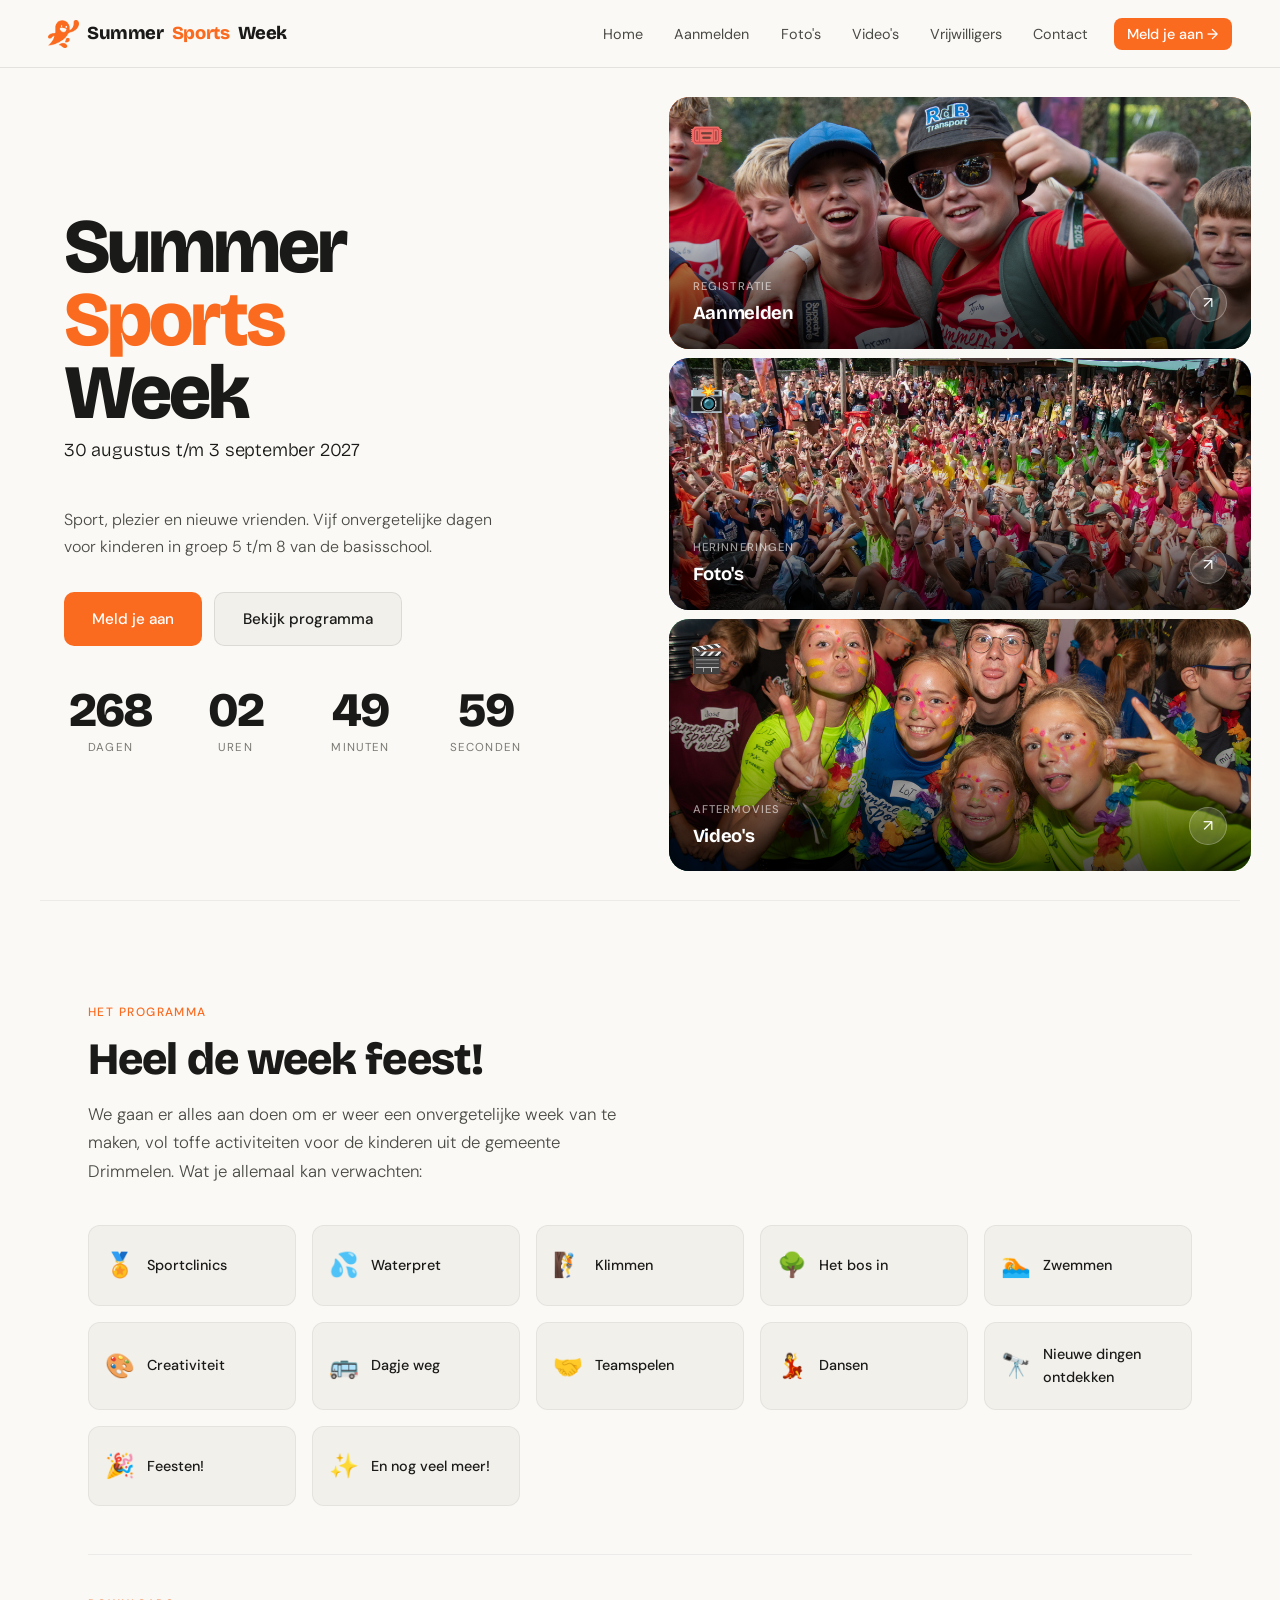
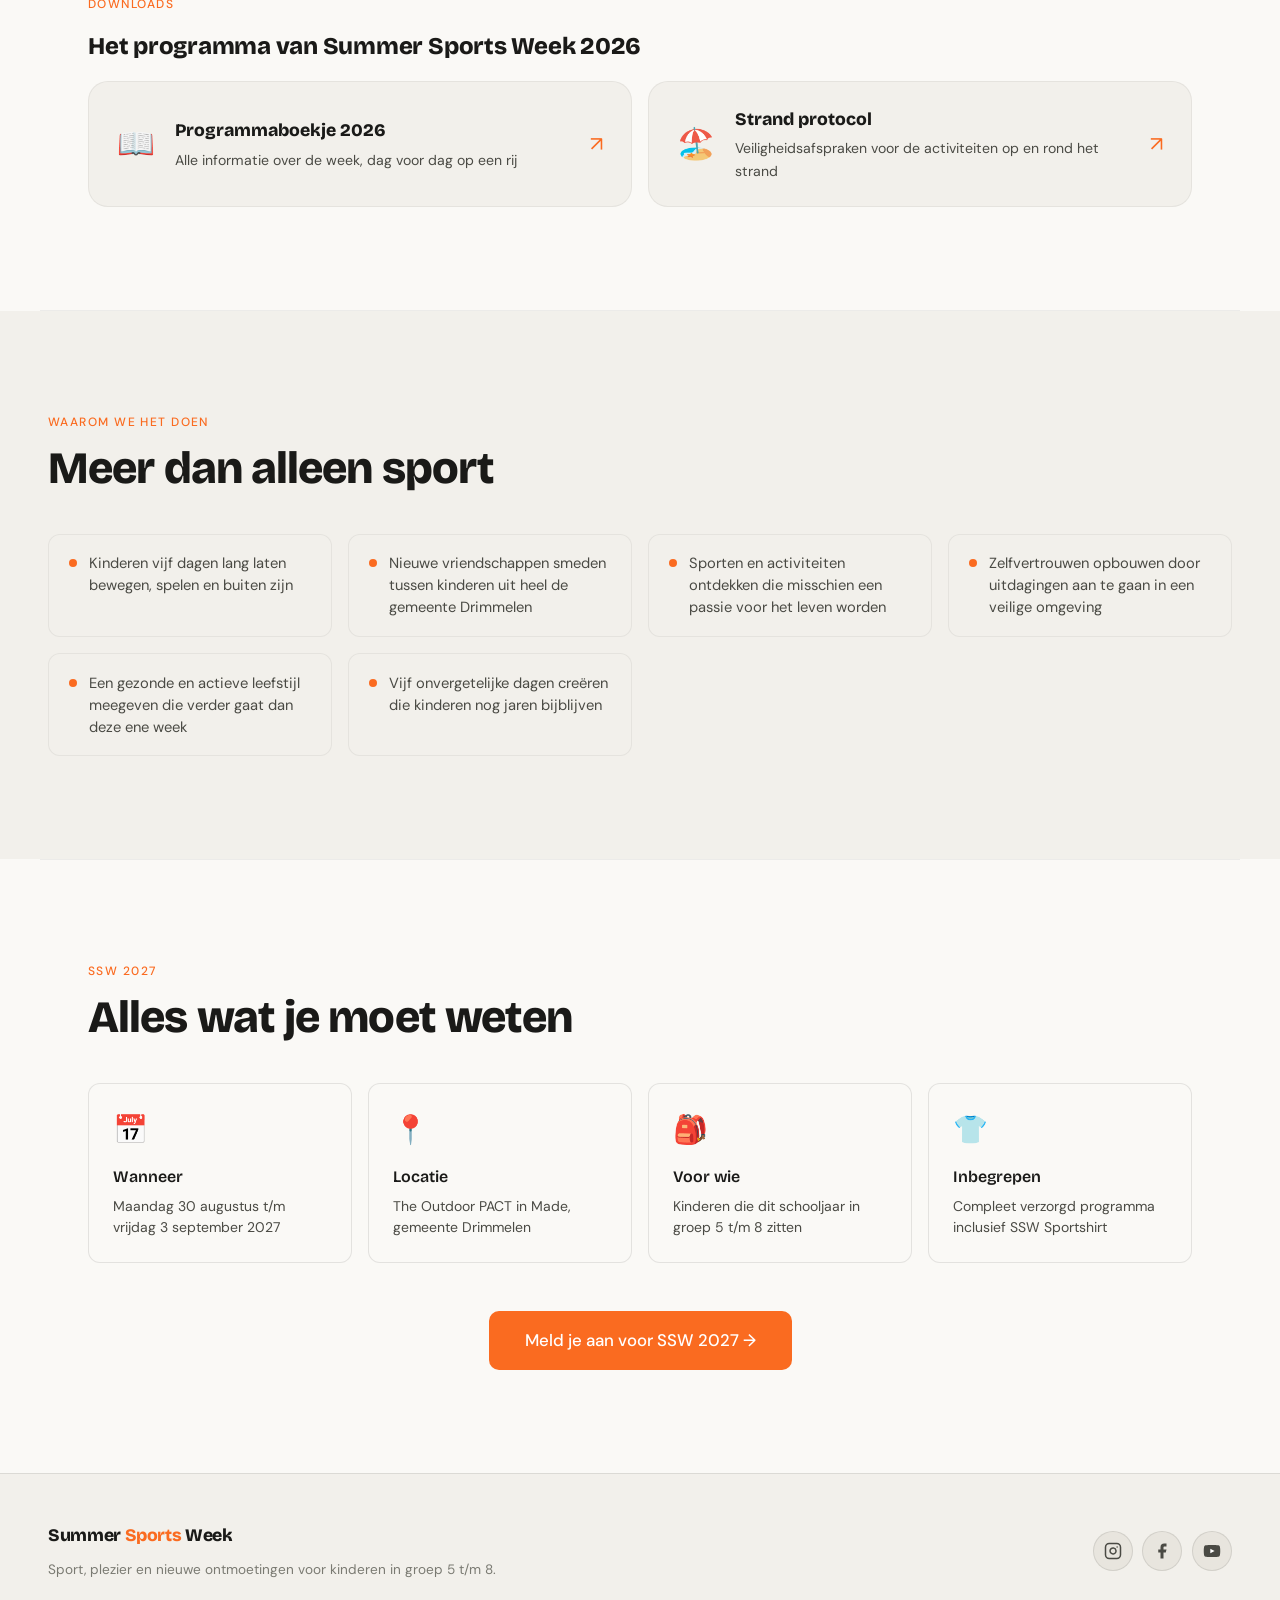
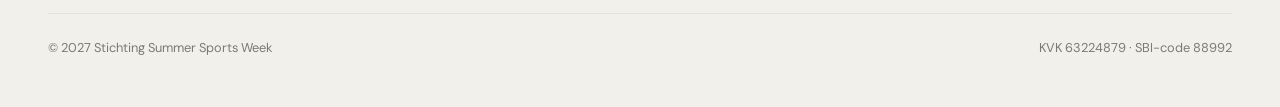
<file: index.html>
<!DOCTYPE html>
<html lang="nl">
<head>
  <meta charset="UTF-8" />
  <meta name="viewport" content="width=device-width, initial-scale=1.0" />
  <title>Summer Sports Week 2027</title>
  <meta name="description" content="Summer Sports Week: sport, plezier en nieuwe ontmoetingen voor kinderen in groep 5 t/m 8. 30 augustus t/m 3 september 2027, The Outdoor PACT in Made." />
  <link rel="preconnect" href="https://fonts.googleapis.com">
  <link rel="preconnect" href="https://fonts.gstatic.com" crossorigin>
  <link href="https://fonts.googleapis.com/css2?family=Bricolage+Grotesque:opsz,wght@12..96,400;12..96,600;12..96,800&family=DM+Sans:ital,opsz,wght@0,9..40,300;0,9..40,400;0,9..40,500;1,9..40,300&display=swap" rel="stylesheet">
  <link rel="icon" type="image/png" href="/logos/SSW_ICON.png" />
  <link rel="stylesheet" href="/css/style.css" />
</head>
<body>

<!-- NAV -->
<nav>
  <a href="/" class="nav-logo"><img src="/logos/SSW_ICON.png" alt="" style="height:28px; width:auto;">Summer <span>Sports</span> Week</a>
  <button class="nav-hamburger" aria-label="Menu openen">
    <span></span><span></span><span></span>
  </button>
  <ul class="nav-links">
    <li><a href="/">Home</a></li>
    <li><a href="/aanmelden/">Aanmelden</a></li>
    <li><a href="/fotos/">Foto's</a></li>
    <li><a href="/videos/">Video's</a></li>
    <li><a href="/vrijwilligers/">Vrijwilligers</a></li>
    <li><a href="/contact/">Contact</a></li>
    <li><a href="/aanmelden/" class="nav-cta">Meld je aan →</a></li>
  </ul>
</nav>

<main>

  <!-- HERO: split layout -->
  <section class="hero">
    <div class="hero-bg"></div>

    <!-- Left: tekst + countdown -->
    <div class="hero-left hero-content">
      <h1 class="animate-up delay-1">Summer<br><span class="accent">Sports</span><br>Week</h1>
      <p class="hero-date animate-up delay-2">30 augustus t/m 3 september 2027</p>
      <p class="hero-desc animate-up delay-2">Sport, plezier en nieuwe vrienden. Vijf onvergetelijke dagen voor kinderen in groep&nbsp;5 t/m&nbsp;8 van de basisschool.</p>
      <div class="hero-actions animate-up delay-3">
        <a href="/aanmelden/" class="btn btn-primary">Meld je aan</a>
        <a href="#programma" class="btn btn-secondary">Bekijk programma</a>
      </div>
      <div class="countdown animate-up delay-4">
        <div class="countdown-item">
          <span class="countdown-num" id="cd-days">–</span>
          <span class="countdown-label">Dagen</span>
        </div>
        <div class="countdown-item">
          <span class="countdown-num" id="cd-hours">–</span>
          <span class="countdown-label">Uren</span>
        </div>
        <div class="countdown-item">
          <span class="countdown-num" id="cd-minutes">–</span>
          <span class="countdown-label">Minuten</span>
        </div>
        <div class="countdown-item">
          <span class="countdown-num" id="cd-seconds">–</span>
          <span class="countdown-label">Seconden</span>
        </div>
      </div>
    </div>

    <!-- Right: drie foto-hover-kaarten -->
    <div class="hero-right animate-up delay-2">

      <!-- Kaart 1: Aanmelden -->
      <a href="/aanmelden/" class="hero-photo-card">
        <img src="/images/aanmelden_index.jpeg" alt="Aanmelden">
        <div class="hero-photo-overlay"></div>
        <span class="hero-photo-icon">🎟️</span>
        <div class="hero-photo-label">
          <div class="hero-photo-label-text">
            <span class="hero-photo-label-eyebrow">Registratie</span>
            <span class="hero-photo-label-title">Aanmelden</span>
          </div>
          <span class="hero-photo-arrow">↗</span>
        </div>
      </a>

      <!-- Kaart 2: Foto's -->
      <a href="/fotos/" class="hero-photo-card">
        <img src="/images/fotos_index.jpeg" alt="Foto's">
        <div class="hero-photo-overlay"></div>
        <span class="hero-photo-icon">📸</span>
        <div class="hero-photo-label">
          <div class="hero-photo-label-text">
            <span class="hero-photo-label-eyebrow">Herinneringen</span>
            <span class="hero-photo-label-title">Foto's</span>
          </div>
          <span class="hero-photo-arrow">↗</span>
        </div>
      </a>

      <!-- Kaart 3: Video's -->
      <a href="/videos/" class="hero-photo-card">
        <img src="/images/videos_index.jpeg" alt="Video's">
        <div class="hero-photo-overlay"></div>
        <span class="hero-photo-icon">🎬</span>
        <div class="hero-photo-label">
          <div class="hero-photo-label-text">
            <span class="hero-photo-label-eyebrow">Aftermovies</span>
            <span class="hero-photo-label-title">Video's</span>
          </div>
          <span class="hero-photo-arrow">↗</span>
        </div>
      </a>

    </div>
  </section>

  <div class="divider"></div>

  <!-- PROGRAMMA -->
  <section class="section" id="programma">
    <div class="reveal">
      <p class="section-label">Het programma</p>
      <h2 class="section-title">Heel de week feest!</h2>
      <p class="section-subtitle">We gaan er alles aan doen om er weer een onvergetelijke week van te maken, vol toffe activiteiten voor de kinderen uit de gemeente Drimmelen. Wat je allemaal kan verwachten:</p>
    </div>
    <div class="activity-grid reveal">
      <div class="activity-card"><span class="activity-icon">🏅</span><span class="activity-name">Sportclinics</span></div>
      <div class="activity-card"><span class="activity-icon">💦</span><span class="activity-name">Waterpret</span></div>
      <div class="activity-card"><span class="activity-icon">🧗</span><span class="activity-name">Klimmen</span></div>
      <div class="activity-card"><span class="activity-icon">🌳</span><span class="activity-name">Het bos in</span></div>
      <div class="activity-card"><span class="activity-icon">🏊</span><span class="activity-name">Zwemmen</span></div>
      <div class="activity-card"><span class="activity-icon">🎨</span><span class="activity-name">Creativiteit</span></div>
      <div class="activity-card"><span class="activity-icon">🚌</span><span class="activity-name">Dagje weg</span></div>
      <div class="activity-card"><span class="activity-icon">🤝</span><span class="activity-name">Teamspelen</span></div>
      <div class="activity-card"><span class="activity-icon">💃</span><span class="activity-name">Dansen</span></div>
      <div class="activity-card"><span class="activity-icon">🔭</span><span class="activity-name">Nieuwe dingen ontdekken</span></div>
      <div class="activity-card"><span class="activity-icon">🎉</span><span class="activity-name">Feesten!</span></div>
      <div class="activity-card"><span class="activity-icon">✨</span><span class="activity-name">En nog veel meer!</span></div>
    </div>
    <div class="doc-banners-heading reveal">
      <p class="section-label">Downloads</p>
      <h3 class="subsection-title">Het programma van Summer Sports Week 2026</h3>
    </div>
    <div class="doc-banners reveal">
      <a href="/bestanden/programmaboekje-2026.pdf" target="_blank" rel="noopener" class="doc-banner">
        <span class="doc-banner-icon">📖</span>
        <span class="doc-banner-text">
          <span class="doc-banner-title">Programmaboekje 2026</span>
          <span class="doc-banner-desc">Alle informatie over de week, dag voor dag op een rij</span>
        </span>
        <span class="doc-banner-arrow">↗</span>
      </a>
      <a href="/bestanden/strand-protocol.pdf" target="_blank" rel="noopener" class="doc-banner">
        <span class="doc-banner-icon">🏖️</span>
        <span class="doc-banner-text">
          <span class="doc-banner-title">Strand protocol</span>
          <span class="doc-banner-desc">Veiligheidsafspraken voor de activiteiten op en rond het strand</span>
        </span>
        <span class="doc-banner-arrow">↗</span>
      </a>
    </div>
  </section>

  <div class="divider"></div>

  <!-- DOELEN -->
  <section class="section-full">
    <div class="section-inner">
      <div class="reveal">
        <p class="section-label">Waarom we het doen</p>
        <h2 class="section-title">Meer dan alleen sport</h2>
      </div>
      <div class="goal-list reveal">
        <div class="goal-item"><div class="goal-dot"></div><p class="goal-text">Kinderen vijf dagen lang laten bewegen, spelen en buiten zijn</p></div>
        <div class="goal-item"><div class="goal-dot"></div><p class="goal-text">Nieuwe vriendschappen smeden tussen kinderen uit heel de gemeente Drimmelen</p></div>
        <div class="goal-item"><div class="goal-dot"></div><p class="goal-text">Sporten en activiteiten ontdekken die misschien een passie voor het leven worden</p></div>
        <div class="goal-item"><div class="goal-dot"></div><p class="goal-text">Zelfvertrouwen opbouwen door uitdagingen aan te gaan in een veilige omgeving</p></div>
        <div class="goal-item"><div class="goal-dot"></div><p class="goal-text">Een gezonde en actieve leefstijl meegeven die verder gaat dan deze ene week</p></div>
        <div class="goal-item"><div class="goal-dot"></div><p class="goal-text">Vijf onvergetelijke dagen creëren die kinderen nog jaren bijblijven</p></div>
      </div>
    </div>
  </section>

  <div class="divider"></div>

  <!-- SSW 2027 INFO -->
  <section class="section">
    <div class="reveal">
      <p class="section-label">SSW 2027</p>
      <h2 class="section-title">Alles wat je moet weten</h2>
    </div>
    <div class="info-cards reveal">
      <div class="info-card">
        <div class="info-card-icon">📅</div>
        <h3>Wanneer</h3>
        <p>Maandag 30 augustus t/m vrijdag 3 september 2027</p>
      </div>
      <div class="info-card">
        <div class="info-card-icon">📍</div>
        <h3>Locatie</h3>
        <p>The Outdoor PACT in Made, gemeente Drimmelen</p>
      </div>
      <div class="info-card">
        <div class="info-card-icon">🎒</div>
        <h3>Voor wie</h3>
        <p>Kinderen die dit schooljaar in groep 5 t/m 8 zitten</p>
      </div>
      <div class="info-card">
        <div class="info-card-icon">👕</div>
        <h3>Inbegrepen</h3>
        <p>Compleet verzorgd programma inclusief SSW Sportshirt</p>
      </div>
    </div>
    <div class="mt-3 reveal" style="text-align:center">
      <a href="/aanmelden/" class="btn btn-primary" style="font-size:1.05rem; padding:1rem 2.25rem">
        Meld je aan voor SSW 2027 →
      </a>
    </div>
  </section>

</main>

<!-- FOOTER -->
<footer>
  <div class="footer-inner">
    <div class="footer-brand">
      <a href="/" class="nav-logo" style="margin-bottom:0.6rem; display:block">Summer <span>Sports</span> Week</a>
      <p>Sport, plezier en nieuwe ontmoetingen voor kinderen in groep 5 t/m 8.</p>
    </div>
    <div class="footer-socials">
      <a href="https://www.instagram.com/summersportsweek/" target="_blank" rel="noopener" class="footer-social-link" aria-label="Instagram">
        <svg width="18" height="18" viewBox="0 0 24 24" fill="none" stroke="currentColor" stroke-width="2" stroke-linecap="round" stroke-linejoin="round"><rect x="2" y="2" width="20" height="20" rx="5" ry="5"/><path d="M16 11.37A4 4 0 1112.63 8 4 4 0 0116 11.37z"/><line x1="17.5" y1="6.5" x2="17.51" y2="6.5"/></svg>
      </a>
      <a href="https://nl-nl.facebook.com/pages/category/Sports-Event/Summer-Sports-Week-331036767025035/" target="_blank" rel="noopener" class="footer-social-link" aria-label="Facebook">
        <svg width="18" height="18" viewBox="0 0 24 24" fill="currentColor"><path d="M18 2h-3a5 5 0 00-5 5v3H7v4h3v8h4v-8h3l1-4h-4V7a1 1 0 011-1h3z"/></svg>
      </a>
      <a href="https://www.youtube.com/channel/UCxpCio21OCXg7ZdBOnwWqRw" target="_blank" rel="noopener" class="footer-social-link" aria-label="YouTube">
        <svg width="18" height="18" viewBox="0 0 24 24" fill="currentColor"><path d="M22.54 6.42a2.78 2.78 0 00-1.95-1.96C18.88 4 12 4 12 4s-6.88 0-8.59.46a2.78 2.78 0 00-1.95 1.96A29 29 0 001 12a29 29 0 00.46 5.58A2.78 2.78 0 003.41 19.6C5.12 20 12 20 12 20s6.88 0 8.59-.46a2.78 2.78 0 001.95-1.95A29 29 0 0023 12a29 29 0 00-.46-5.58z"/><polygon points="9.75 15.02 15.5 12 9.75 8.98 9.75 15.02" fill="white"/></svg>
      </a>
    </div>
  </div>
  <div class="footer-bottom">
    <p>© 2027 Stichting Summer Sports Week</p>
    <p>KVK 63224879 · SBI-code 88992</p>
  </div>
</footer>

<script src="/js/main.js"></script>
</body>
</html>
</file>
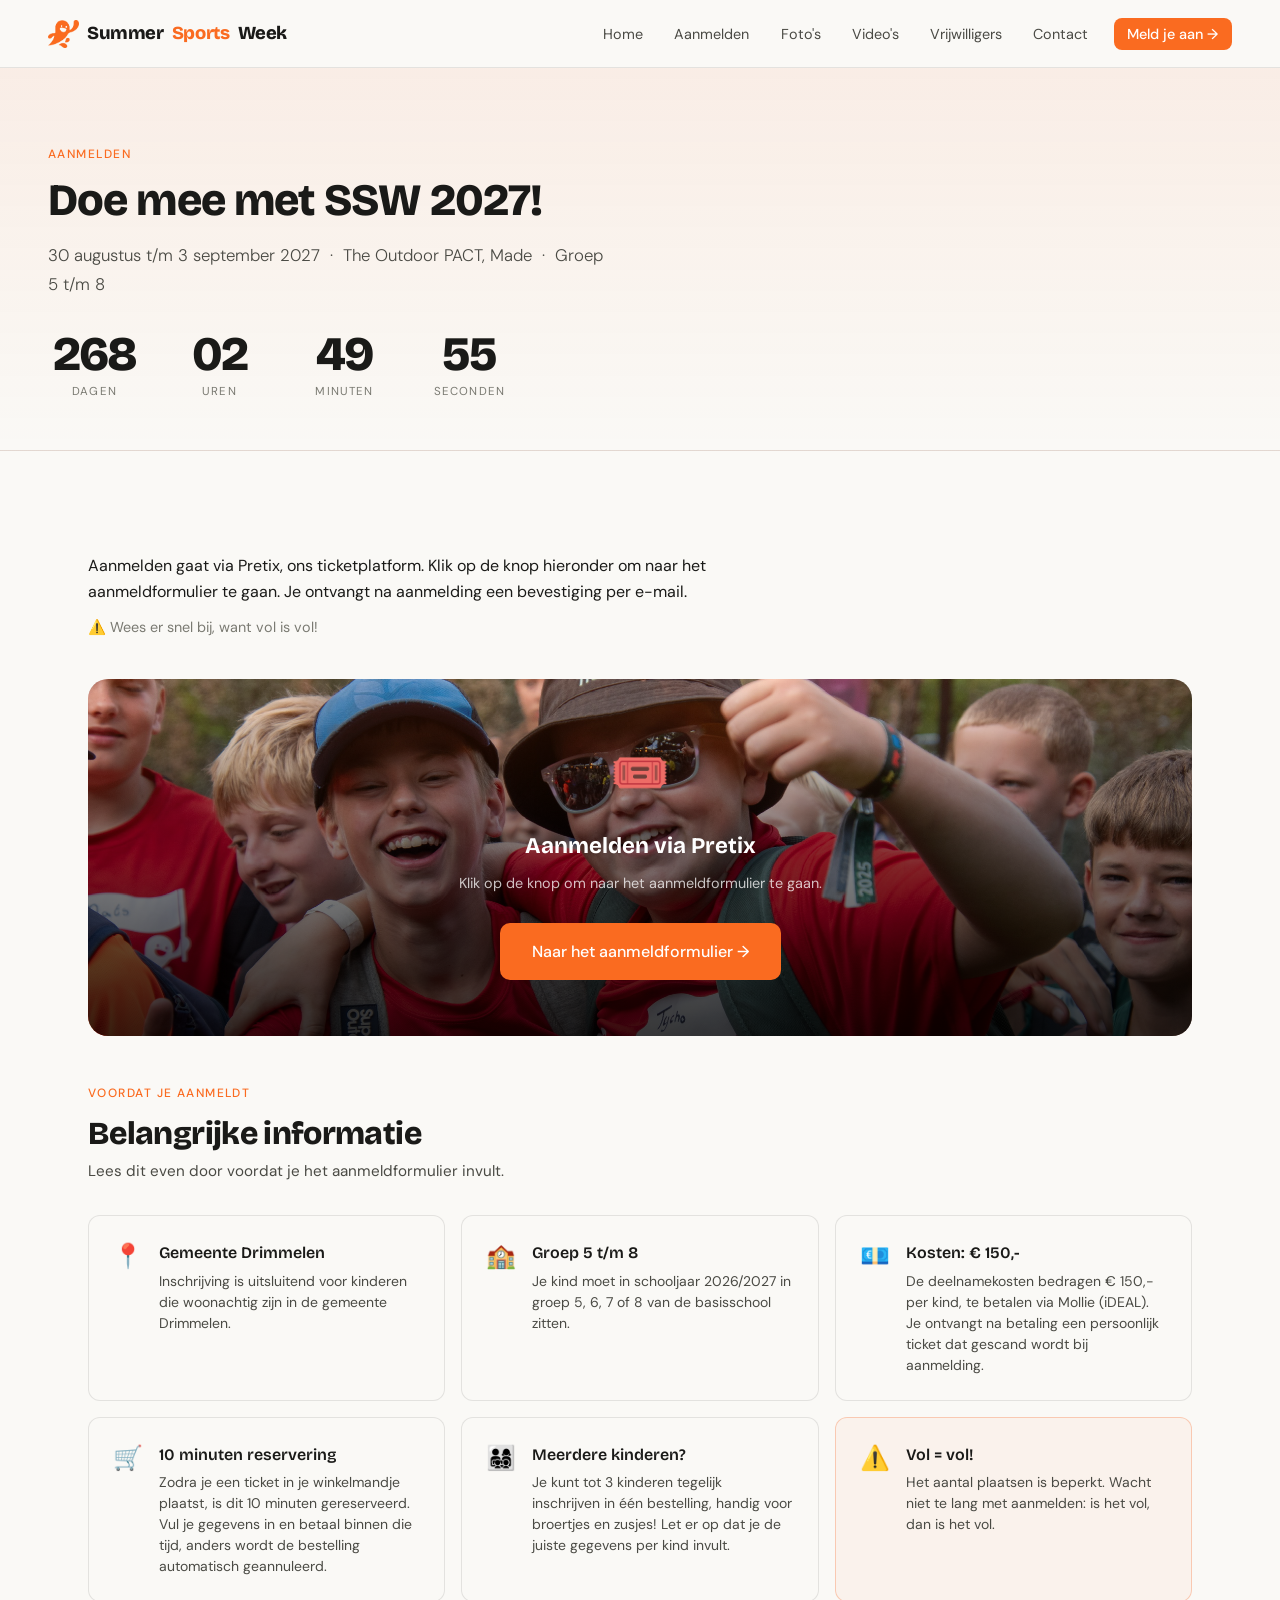
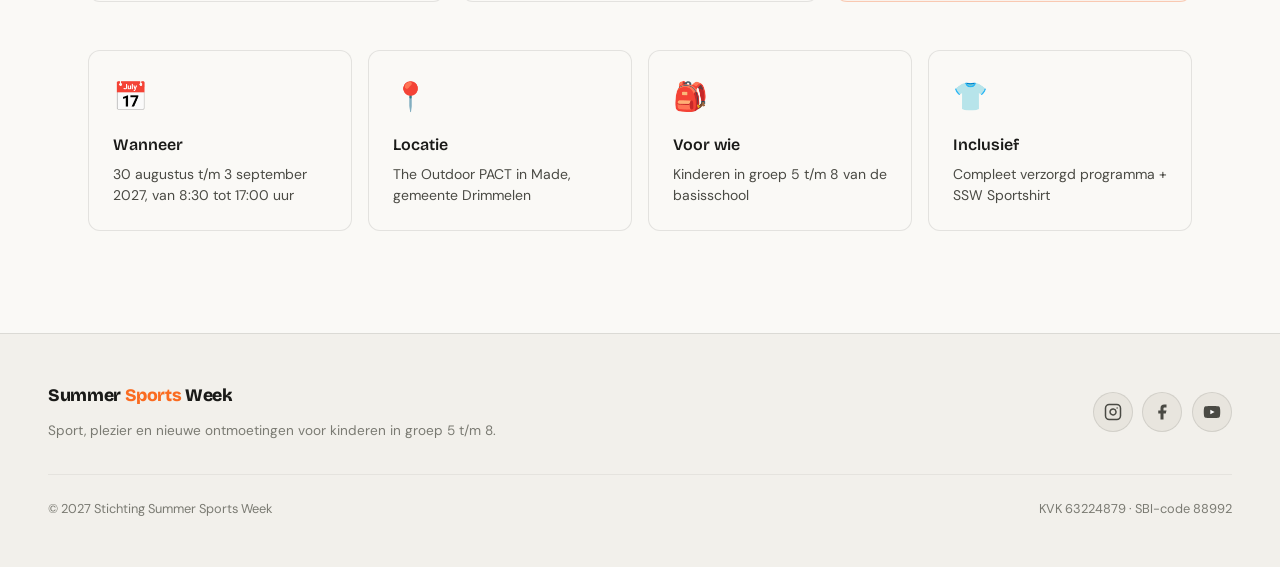
<file: aanmelden/index.html>
<!DOCTYPE html>
<html lang="nl">
<head>
  <meta charset="UTF-8" />
  <meta name="viewport" content="width=device-width, initial-scale=1.0" />
  <title>Aanmelden | Summer Sports Week 2027</title>
  <meta name="description" content="Meld je kind aan voor Summer Sports Week 2027. 30 augustus t/m 3 september in Made." />
  <link rel="icon" type="image/png" href="/logos/SSW_ICON.png" />
  <link rel="stylesheet" href="/css/style.css" />
  <link rel="preconnect" href="https://fonts.googleapis.com">
  <link rel="preconnect" href="https://fonts.gstatic.com" crossorigin>
  <link href="https://fonts.googleapis.com/css2?family=Bricolage+Grotesque:opsz,wght@12..96,400;12..96,600;12..96,800&family=DM+Sans:ital,opsz,wght@0,9..40,300;0,9..40,400;0,9..40,500;1,9..40,300&display=swap" rel="stylesheet">
</head>
<body>

<nav>
  <a href="/" class="nav-logo"><img src="/logos/SSW_ICON.png" alt="" style="height:28px; width:auto;">Summer <span>Sports</span> Week</a>
  <button class="nav-hamburger" aria-label="Menu openen">
    <span></span><span></span><span></span>
  </button>
  <ul class="nav-links">
    <li><a href="/">Home</a></li>
    <li><a href="/aanmelden/">Aanmelden</a></li>
    <li><a href="/fotos/">Foto's</a></li>
    <li><a href="/videos/">Video's</a></li>
    <li><a href="/vrijwilligers/">Vrijwilligers</a></li>
    <li><a href="/contact/">Contact</a></li>
    <li><a href="/aanmelden/" class="nav-cta">Meld je aan →</a></li>
  </ul>
</nav>

<main>
  <div class="page-header">
    <div class="page-header-inner">
      <p class="section-label">Aanmelden</p>
      <h1 class="section-title animate-up">Doe mee met SSW 2027!</h1>
      <p class="section-subtitle animate-up delay-1">30 augustus t/m 3 september 2027 &nbsp;·&nbsp; The Outdoor PACT, Made &nbsp;·&nbsp; Groep 5 t/m 8</p>

      <div class="countdown animate-up delay-2" style="margin-top:2rem">
        <div class="countdown-item">
          <span class="countdown-num" id="cd-days">–</span>
          <span class="countdown-label">Dagen</span>
        </div>
        <div class="countdown-item">
          <span class="countdown-num" id="cd-hours">–</span>
          <span class="countdown-label">Uren</span>
        </div>
        <div class="countdown-item">
          <span class="countdown-num" id="cd-minutes">–</span>
          <span class="countdown-label">Minuten</span>
        </div>
        <div class="countdown-item">
          <span class="countdown-num" id="cd-seconds">–</span>
          <span class="countdown-label">Seconden</span>
        </div>
      </div>
    </div>
  </div>

  <section class="section">
    <div class="reveal" style="max-width:680px; margin-bottom:2.5rem">
      <p>Aanmelden gaat via Pretix, ons ticketplatform. Klik op de knop hieronder om naar het aanmeldformulier te gaan. Je ontvangt na aanmelding een bevestiging per e-mail.</p>
      <p style="margin-top:0.75rem; color:var(--c-text3); font-size:0.9rem">⚠️ Wees er snel bij, want vol is vol!</p>
    </div>

    <div class="reveal" style="
      position: relative;
      overflow: hidden;
      border-radius: 20px;
      padding: clamp(2rem, 5vw, 3.5rem);
      text-align: center;
    ">
      <img src="/images/aanmelden_index.jpeg" alt="" style="
        position: absolute;
        inset: 0;
        width: 100%;
        height: 100%;
        object-fit: cover;
        object-position: center;
      ">
      <div style="
        position: absolute;
        inset: 0;
        background: linear-gradient(to top, rgba(0,0,0,0.78) 0%, rgba(0,0,0,0.45) 55%, rgba(245,86,10,0.15) 100%);
      "></div>
      <div style="position: relative; z-index: 1;">
        <div style="font-size:3rem; margin-bottom:1rem">🎟️</div>
        <h2 style="font-family:var(--font-display); font-size:1.4rem; font-weight:700; color:#fff; margin-bottom:0.5rem">Aanmelden via Pretix</h2>
        <p style="color:rgba(255,255,255,0.75); font-size:0.9rem; margin-bottom:1.75rem; max-width:380px; margin-left:auto; margin-right:auto">Klik op de knop om naar het aanmeldformulier te gaan.</p>
        <a href="https://tickets.summersportsweek.nl/SSW2026/" target="_blank" rel="noopener" class="btn btn-primary" style="font-size:1rem; padding:1rem 2rem">
          Naar het aanmeldformulier →
        </a>
      </div>
    </div>

    <div class="reveal" style="margin-top:3rem">
      <p class="section-label">Voordat je aanmeldt</p>
      <h2 class="section-title" style="font-size:clamp(1.4rem,3vw,2rem); margin-bottom:0.5rem">Belangrijke informatie</h2>
      <p style="color:var(--c-text2); font-size:0.95rem; margin-bottom:2rem">Lees dit even door voordat je het aanmeldformulier invult.</p>
      <div style="display:grid; grid-template-columns:repeat(auto-fill, minmax(280px,1fr)); gap:1rem">
        <div class="info-card" style="display:flex; gap:1rem; align-items:flex-start">
          <span style="font-size:1.5rem; flex-shrink:0; line-height:1.3">📍</span>
          <div>
            <h3 style="margin-bottom:0.3rem">Gemeente Drimmelen</h3>
            <p>Inschrijving is uitsluitend voor kinderen die woonachtig zijn in de gemeente Drimmelen.</p>
          </div>
        </div>
        <div class="info-card" style="display:flex; gap:1rem; align-items:flex-start">
          <span style="font-size:1.5rem; flex-shrink:0; line-height:1.3">🏫</span>
          <div>
            <h3 style="margin-bottom:0.3rem">Groep 5 t/m 8</h3>
            <p>Je kind moet in schooljaar 2026/2027 in groep 5, 6, 7 of 8 van de basisschool zitten.</p>
          </div>
        </div>
        <div class="info-card" style="display:flex; gap:1rem; align-items:flex-start">
          <span style="font-size:1.5rem; flex-shrink:0; line-height:1.3">💶</span>
          <div>
            <h3 style="margin-bottom:0.3rem">Kosten: € 150,-</h3>
            <p>De deelnamekosten bedragen € 150,- per kind, te betalen via Mollie (iDEAL). Je ontvangt na betaling een persoonlijk ticket dat gescand wordt bij aanmelding.</p>
          </div>
        </div>
        <div class="info-card" style="display:flex; gap:1rem; align-items:flex-start">
          <span style="font-size:1.5rem; flex-shrink:0; line-height:1.3">🛒</span>
          <div>
            <h3 style="margin-bottom:0.3rem">10 minuten reservering</h3>
            <p>Zodra je een ticket in je winkelmandje plaatst, is dit 10 minuten gereserveerd. Vul je gegevens in en betaal binnen die tijd, anders wordt de bestelling automatisch geannuleerd.</p>
          </div>
        </div>
        <div class="info-card" style="display:flex; gap:1rem; align-items:flex-start">
          <span style="font-size:1.5rem; flex-shrink:0; line-height:1.3">👨‍👩‍👧‍👦</span>
          <div>
            <h3 style="margin-bottom:0.3rem">Meerdere kinderen?</h3>
            <p>Je kunt tot 3 kinderen tegelijk inschrijven in één bestelling, handig voor broertjes en zusjes! Let er op dat je de juiste gegevens per kind invult.</p>
          </div>
        </div>
        <div class="info-card" style="display:flex; gap:1rem; align-items:flex-start; border-color:rgba(245,86,10,0.25); background:rgba(245,86,10,0.04)">
          <span style="font-size:1.5rem; flex-shrink:0; line-height:1.3">⚠️</span>
          <div>
            <h3 style="margin-bottom:0.3rem">Vol = vol!</h3>
            <p>Het aantal plaatsen is beperkt. Wacht niet te lang met aanmelden: is het vol, dan is het vol.</p>
          </div>
        </div>
      </div>
    </div>

    <div class="info-cards reveal" style="margin-top:3rem">
      <div class="info-card">
        <div class="info-card-icon">📅</div>
        <h3>Wanneer</h3>
        <p>30 augustus t/m 3 september 2027, van 8:30 tot 17:00 uur</p>
      </div>
      <div class="info-card">
        <div class="info-card-icon">📍</div>
        <h3>Locatie</h3>
        <p>The Outdoor PACT in Made, gemeente Drimmelen</p>
      </div>
      <div class="info-card">
        <div class="info-card-icon">🎒</div>
        <h3>Voor wie</h3>
        <p>Kinderen in groep 5 t/m 8 van de basisschool</p>
      </div>
      <div class="info-card">
        <div class="info-card-icon">👕</div>
        <h3>Inclusief</h3>
        <p>Compleet verzorgd programma + SSW Sportshirt</p>
      </div>
    </div>
  </section>
</main>

<footer>
  <div class="footer-inner">
    <div class="footer-brand">
      <a href="/" class="nav-logo" style="margin-bottom:0.6rem; display:block">Summer <span>Sports</span> Week</a>
      <p>Sport, plezier en nieuwe ontmoetingen voor kinderen in groep 5 t/m 8.</p>
    </div>
    <div class="footer-socials">
      <a href="https://www.instagram.com/summersportsweek/" target="_blank" rel="noopener" class="footer-social-link" aria-label="Instagram">
        <svg width="18" height="18" viewBox="0 0 24 24" fill="none" stroke="currentColor" stroke-width="2" stroke-linecap="round" stroke-linejoin="round"><rect x="2" y="2" width="20" height="20" rx="5" ry="5"/><path d="M16 11.37A4 4 0 1112.63 8 4 4 0 0116 11.37z"/><line x1="17.5" y1="6.5" x2="17.51" y2="6.5"/></svg>
      </a>
      <a href="https://nl-nl.facebook.com/pages/category/Sports-Event/Summer-Sports-Week-331036767025035/" target="_blank" rel="noopener" class="footer-social-link" aria-label="Facebook">
        <svg width="18" height="18" viewBox="0 0 24 24" fill="currentColor"><path d="M18 2h-3a5 5 0 00-5 5v3H7v4h3v8h4v-8h3l1-4h-4V7a1 1 0 011-1h3z"/></svg>
      </a>
      <a href="https://www.youtube.com/channel/UCxpCio21OCXg7ZdBOnwWqRw" target="_blank" rel="noopener" class="footer-social-link" aria-label="YouTube">
        <svg width="18" height="18" viewBox="0 0 24 24" fill="currentColor"><path d="M22.54 6.42a2.78 2.78 0 00-1.95-1.96C18.88 4 12 4 12 4s-6.88 0-8.59.46a2.78 2.78 0 00-1.95 1.96A29 29 0 001 12a29 29 0 00.46 5.58A2.78 2.78 0 003.41 19.6C5.12 20 12 20 12 20s6.88 0 8.59-.46a2.78 2.78 0 001.95-1.95A29 29 0 0023 12a29 29 0 00-.46-5.58z"/><polygon points="9.75 15.02 15.5 12 9.75 8.98 9.75 15.02" fill="white"/></svg>
      </a>
    </div>
  </div>
  <div class="footer-bottom">
    <p>© 2027 Stichting Summer Sports Week</p>
    <p>KVK 63224879 · SBI-code 88992</p>
  </div>
</footer>

<script src="/js/main.js"></script>
</body>
</html>
</file>
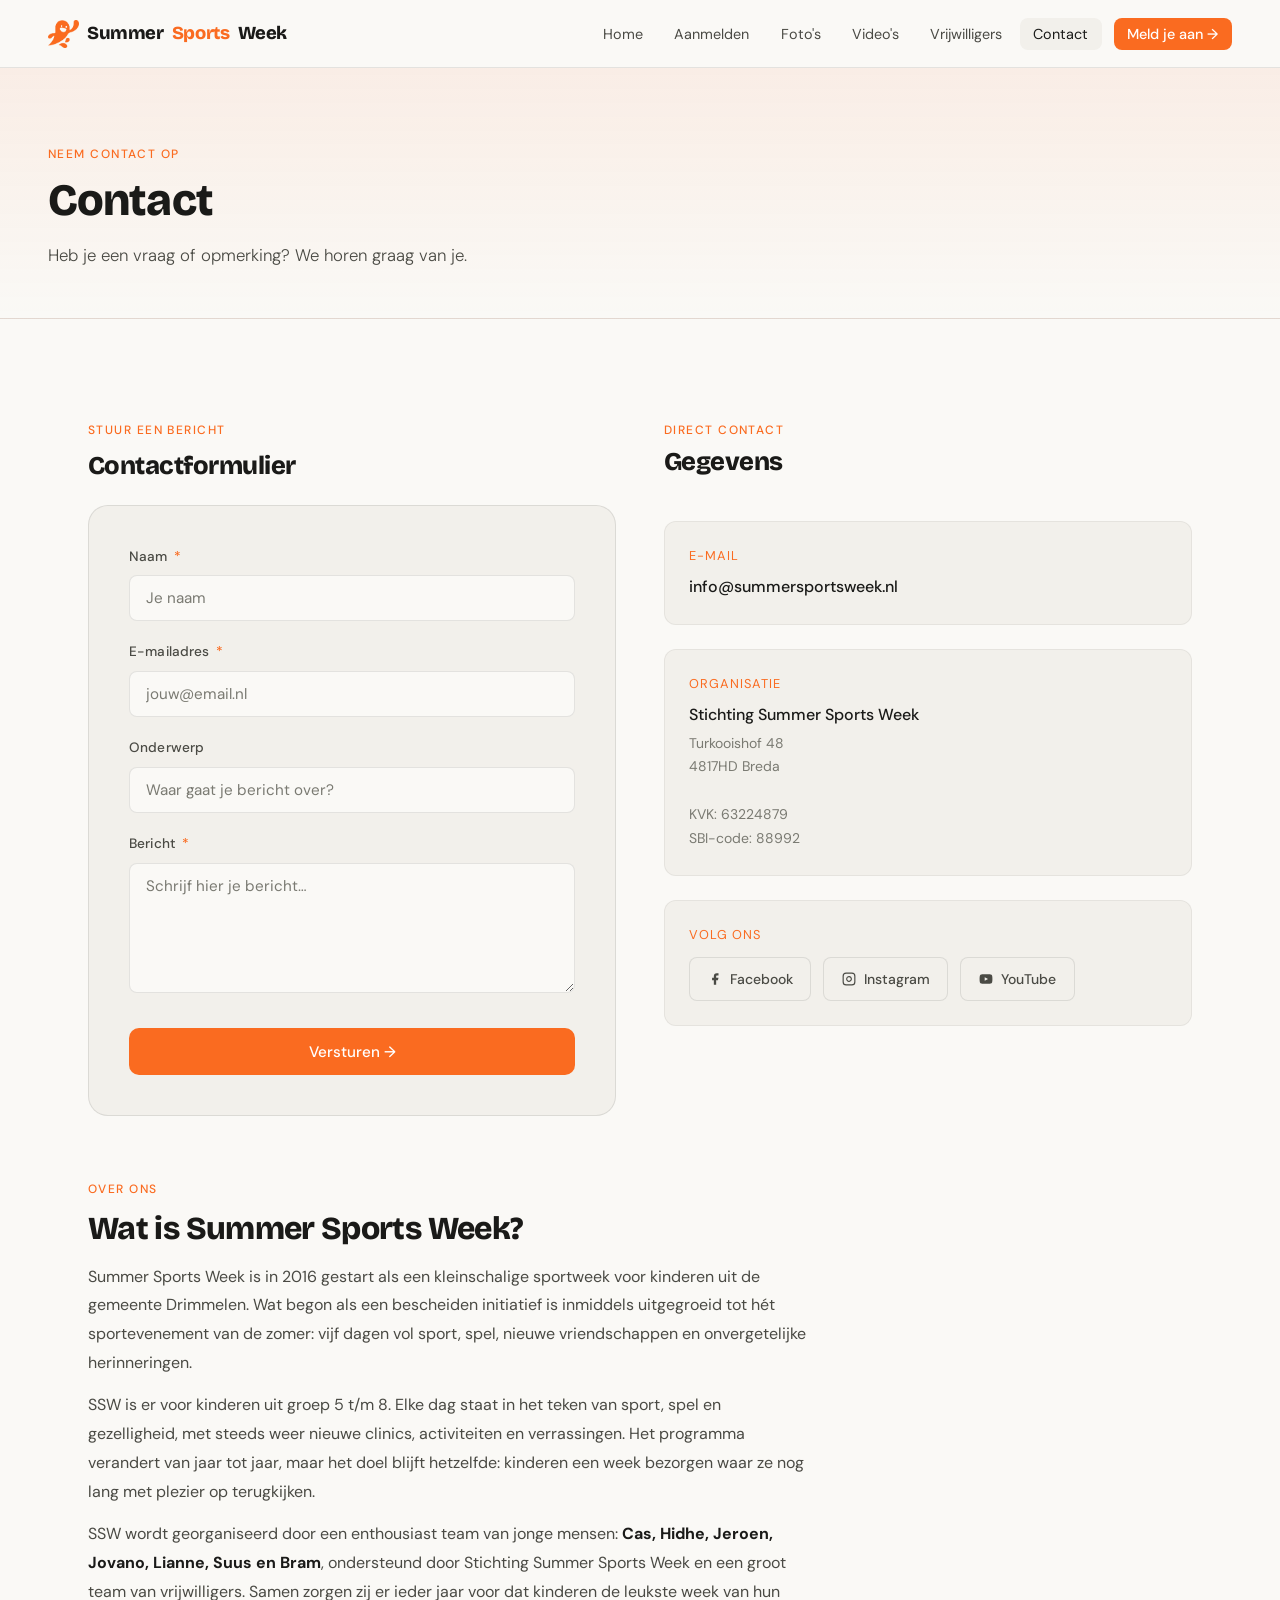
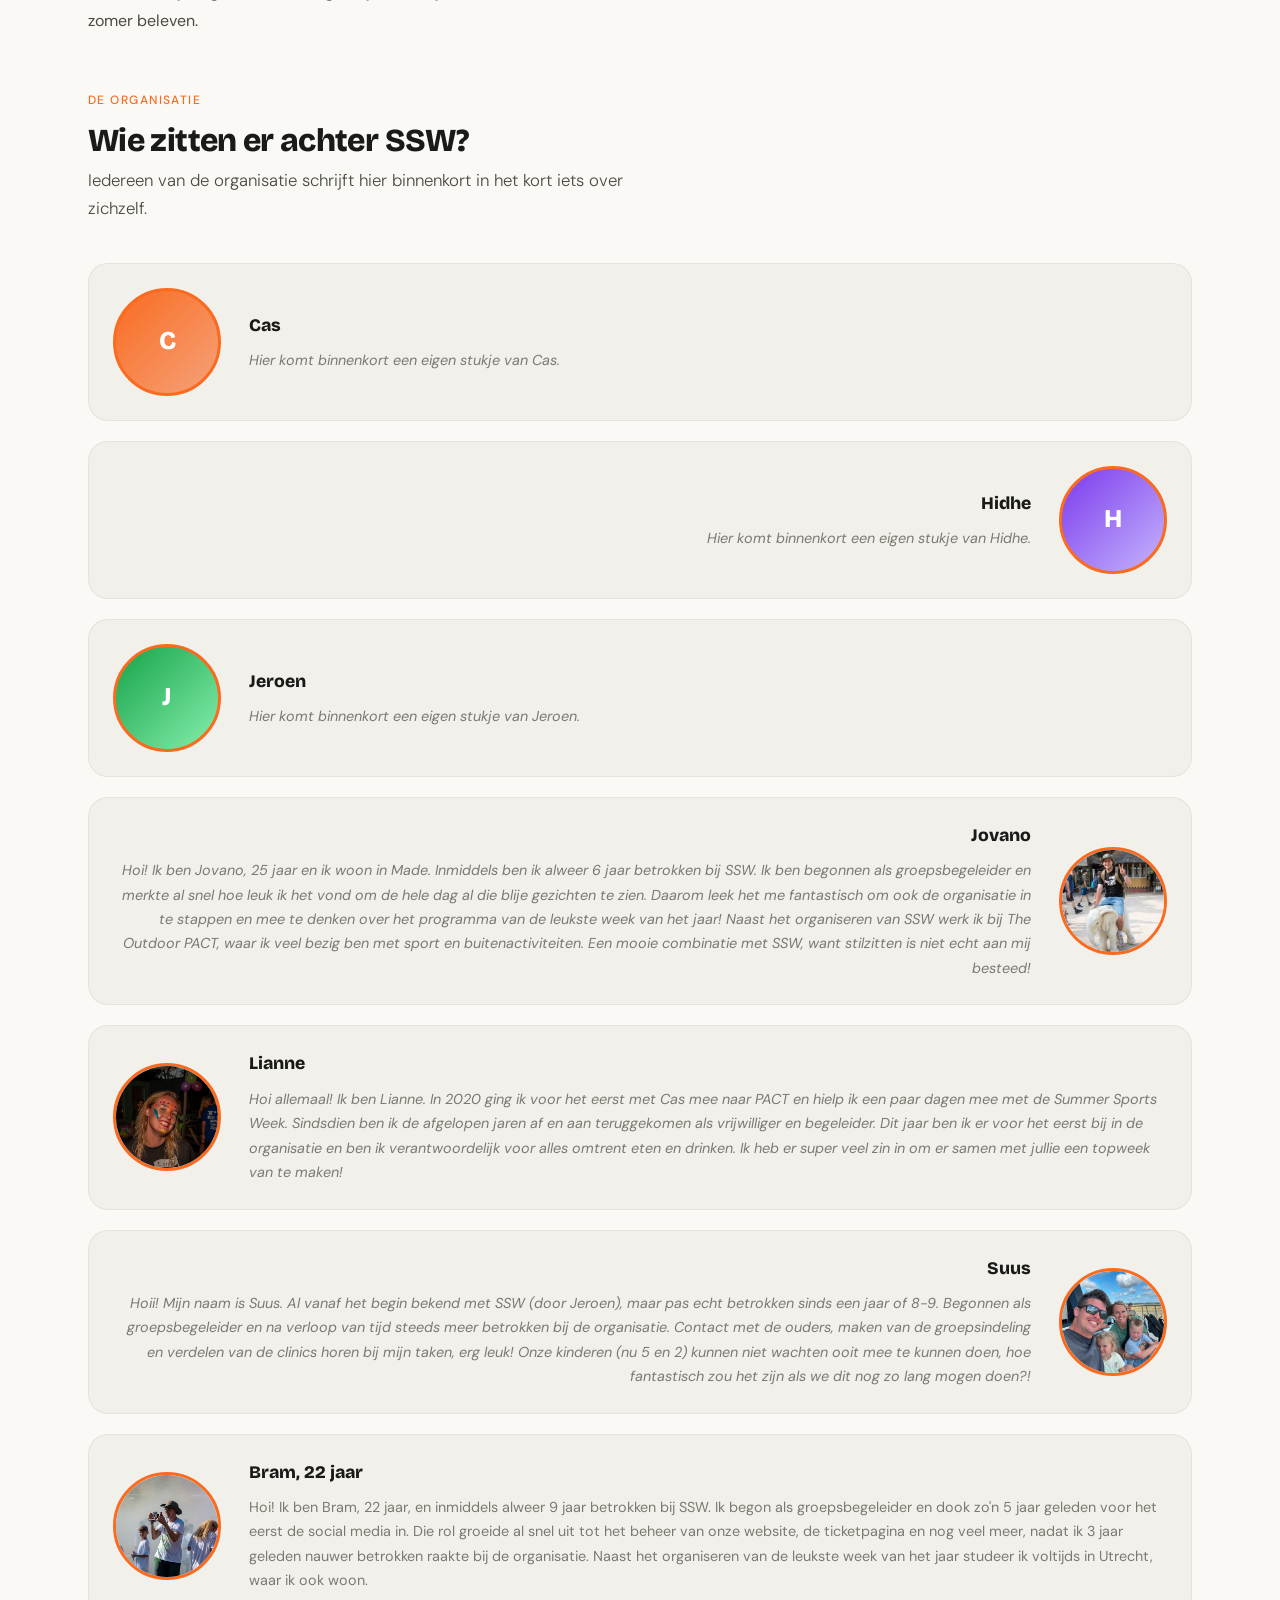
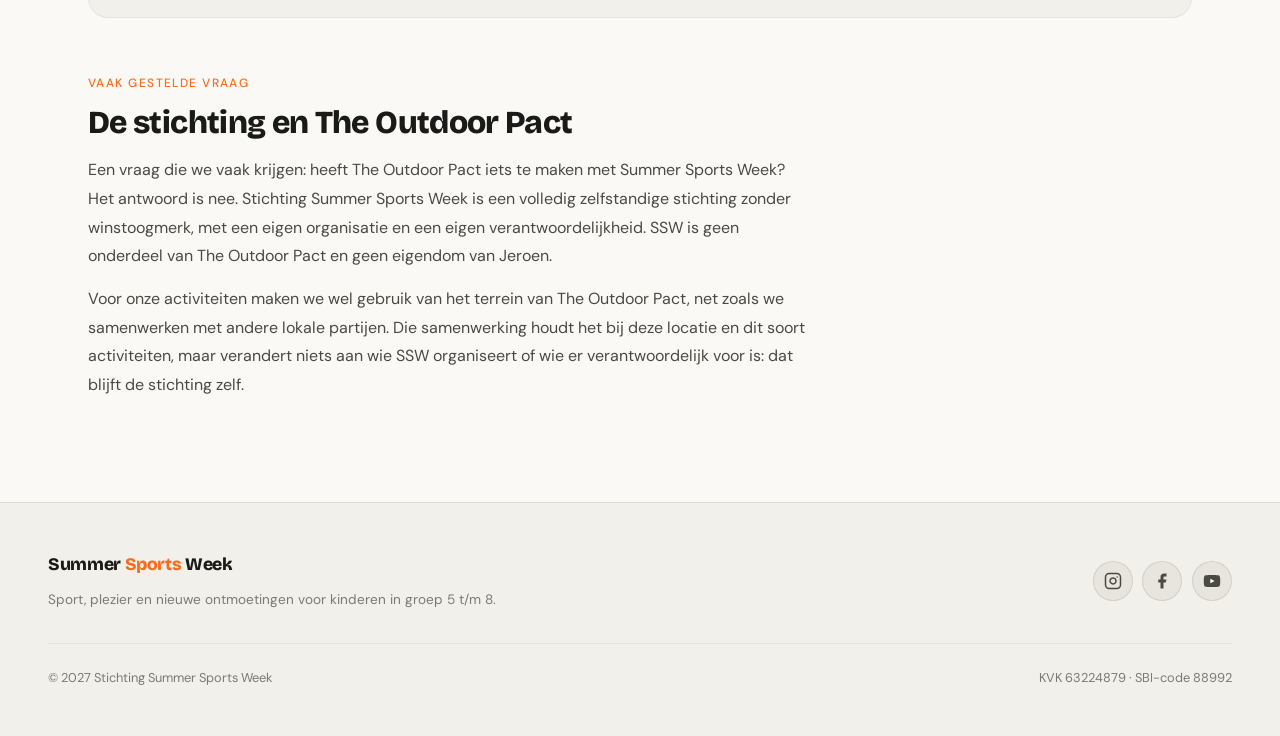
<file: contact/index.html>
<!DOCTYPE html>
<html lang="nl">
<head>
  <meta charset="UTF-8" />
  <meta name="viewport" content="width=device-width, initial-scale=1.0" />
  <title>Contact | Summer Sports Week</title>
  <meta name="description" content="Neem contact op met Stichting Summer Sports Week." />
  <link rel="icon" type="image/png" href="/logos/SSW_ICON.png" />
  <link rel="stylesheet" href="/css/style.css" />
  <link rel="preconnect" href="https://fonts.googleapis.com">
  <link rel="preconnect" href="https://fonts.gstatic.com" crossorigin>
  <link href="https://fonts.googleapis.com/css2?family=Bricolage+Grotesque:opsz,wght@12..96,400;12..96,600;12..96,800&family=DM+Sans:ital,opsz,wght@0,9..40,300;0,9..40,400;0,9..40,500;1,9..40,300&display=swap" rel="stylesheet">
</head>
<body>

<nav>
  <a href="/" class="nav-logo"><img src="/logos/SSW_ICON.png" alt="" style="height:28px; width:auto;">Summer <span>Sports</span> Week</a>
  <button class="nav-hamburger" aria-label="Menu openen">
    <span></span><span></span><span></span>
  </button>
  <ul class="nav-links">
    <li><a href="/">Home</a></li>
    <li><a href="/aanmelden/">Aanmelden</a></li>
    <li><a href="/fotos/">Foto's</a></li>
    <li><a href="/videos/">Video's</a></li>
    <li><a href="/vrijwilligers/">Vrijwilligers</a></li>
    <li><a href="/contact/" class="active">Contact</a></li>
    <li><a href="/aanmelden/" class="nav-cta">Meld je aan →</a></li>
  </ul>
</nav>

<main>
  <div class="page-header">
    <div class="page-header-inner">
      <p class="section-label">Neem contact op</p>
      <h1 class="section-title animate-up">Contact</h1>
      <p class="section-subtitle animate-up delay-1">Heb je een vraag of opmerking? We horen graag van je.</p>
    </div>
  </div>

  <section class="section">

    <div class="contact-grid" style="display:grid; grid-template-columns: 1fr 1fr; gap:3rem; align-items:stretch">

      <!-- Form -->
      <div class="reveal" style="display:flex; flex-direction:column">
        <p class="section-label">Stuur een bericht</p>
        <h2 class="section-title" style="font-size:1.6rem; margin-bottom:1.5rem">Contactformulier</h2>
        <form
          class="form-card"
          style="flex:1"
          data-formspree="https://formspree.io/f/mvzndlqa"
          action="https://formspree.io/f/mvzndlqa"
          method="POST"
        >
          <div class="form-group">
            <label class="form-label" for="naam">Naam <span class="required">*</span></label>
            <input class="form-input" type="text" id="naam" name="naam" placeholder="Je naam" required />
          </div>

          <div class="form-group">
            <label class="form-label" for="email">E-mailadres <span class="required">*</span></label>
            <input class="form-input" type="email" id="email" name="email" placeholder="jouw@email.nl" required />
          </div>

          <div class="form-group">
            <label class="form-label" for="onderwerp">Onderwerp</label>
            <input class="form-input" type="text" id="onderwerp" name="onderwerp" placeholder="Waar gaat je bericht over?" />
          </div>

          <div class="form-group">
            <label class="form-label" for="bericht">Bericht <span class="required">*</span></label>
            <textarea class="form-textarea" id="bericht" name="bericht" placeholder="Schrijf hier je bericht…" required></textarea>
          </div>

          <button type="submit" class="btn btn-primary" style="width:100%; justify-content:center; margin-top:0.5rem">
            Versturen →
          </button>
        </form>

        <div class="form-success" style="max-width:620px">
          ✅ Bedankt voor je bericht! We nemen zo snel mogelijk contact met je op.
        </div>
      </div>

      <!-- Contact info -->
      <div class="reveal" style="display:flex; flex-direction:column; gap:1.5rem">
        <div>
          <p class="section-label" style="margin-bottom:0.5rem">Direct contact</p>
          <h2 class="section-title" style="font-size:1.6rem; margin-bottom:1.25rem">Gegevens</h2>
        </div>

        <div style="background:var(--c-bg2); border:1px solid var(--c-border2); border-radius:var(--radius); padding:1.5rem">
          <p style="font-size:0.8rem; text-transform:uppercase; letter-spacing:0.08em; color:var(--c-orange); margin-bottom:0.5rem">E-mail</p>
          <a href="mailto:info@summersportsweek.nl" style="color:var(--c-text); font-size:1rem; font-weight:500; text-decoration:none">
            info@summersportsweek.nl
          </a>
        </div>

        <div style="background:var(--c-bg2); border:1px solid var(--c-border2); border-radius:var(--radius); padding:1.5rem">
          <p style="font-size:0.8rem; text-transform:uppercase; letter-spacing:0.08em; color:var(--c-orange); margin-bottom:0.5rem">Organisatie</p>
          <p style="color:var(--c-text); font-weight:500; margin-bottom:0.25rem">Stichting Summer Sports Week</p>
          <p style="color:var(--c-text3); font-size:0.875rem; line-height:1.7">
            Turkooishof 48<br>
            4817HD Breda<br><br>
            KVK: 63224879<br>
            SBI-code: 88992
          </p>
        </div>

        <div style="background:var(--c-bg2); border:1px solid var(--c-border2); border-radius:var(--radius); padding:1.5rem">
          <p style="font-size:0.8rem; text-transform:uppercase; letter-spacing:0.08em; color:var(--c-orange); margin-bottom:0.75rem">Volg ons</p>
          <div class="socials" style="margin-top:0">
            <a href="https://nl-nl.facebook.com/pages/category/Sports-Event/Summer-Sports-Week-331036767025035/" target="_blank" rel="noopener" class="social-link">
              <svg width="14" height="14" viewBox="0 0 24 24" fill="currentColor"><path d="M18 2h-3a5 5 0 00-5 5v3H7v4h3v8h4v-8h3l1-4h-4V7a1 1 0 011-1h3z"/></svg>
              Facebook
            </a>
            <a href="https://www.instagram.com/summersportsweek/" target="_blank" rel="noopener" class="social-link">
              <svg width="14" height="14" viewBox="0 0 24 24" fill="none" stroke="currentColor" stroke-width="2"><rect x="2" y="2" width="20" height="20" rx="5" ry="5"/><path d="M16 11.37A4 4 0 1112.63 8 4 4 0 0116 11.37z"/><line x1="17.5" y1="6.5" x2="17.51" y2="6.5"/></svg>
              Instagram
            </a>
            <a href="https://www.youtube.com/channel/UCxpCio21OCXg7ZdBOnwWqRw" target="_blank" rel="noopener" class="social-link">
              <svg width="14" height="14" viewBox="0 0 24 24" fill="currentColor"><path d="M22.54 6.42a2.78 2.78 0 00-1.95-1.96C18.88 4 12 4 12 4s-6.88 0-8.59.46a2.78 2.78 0 00-1.95 1.96A29 29 0 001 12a29 29 0 00.46 5.58A2.78 2.78 0 003.41 19.6C5.12 20 12 20 12 20s6.88 0 8.59-.46a2.78 2.78 0 001.95-1.95A29 29 0 0023 12a29 29 0 00-.46-5.58z"/><polygon points="9.75 15.02 15.5 12 9.75 8.98 9.75 15.02" fill="var(--c-bg2)"/></svg>
              YouTube
            </a>
          </div>
        </div>
      </div>

    </div>


    <!-- Over SSW -->
    <div class="reveal" style="margin-top:4rem">
      <p class="section-label">Over ons</p>
      <h2 class="section-title" style="font-size:clamp(1.4rem,3vw,2rem); margin-bottom:1rem">Wat is Summer Sports Week?</h2>
      <p style="color:var(--c-text2); line-height:1.8; max-width:720px; margin-bottom:0.85rem">
        Summer Sports Week is in 2016 gestart als een kleinschalige sportweek voor kinderen uit de gemeente Drimmelen. Wat begon als een bescheiden initiatief is inmiddels uitgegroeid tot hét sportevenement van de zomer: vijf dagen vol sport, spel, nieuwe vriendschappen en onvergetelijke herinneringen.
      </p>
      <p style="color:var(--c-text2); line-height:1.8; max-width:720px; margin-bottom:0.85rem">
        SSW is er voor kinderen uit groep 5 t/m 8. Elke dag staat in het teken van sport, spel en gezelligheid, met steeds weer nieuwe clinics, activiteiten en verrassingen. Het programma verandert van jaar tot jaar, maar het doel blijft hetzelfde: kinderen een week bezorgen waar ze nog lang met plezier op terugkijken.
      </p>
      <p style="color:var(--c-text2); line-height:1.8; max-width:720px">
        SSW wordt georganiseerd door een enthousiast team van jonge mensen: <strong style="color:var(--c-text)">Cas, Hidhe, Jeroen, Jovano, Lianne, Suus en Bram</strong>, ondersteund door Stichting Summer Sports Week en een groot team van vrijwilligers. Samen zorgen zij er ieder jaar voor dat kinderen de leukste week van hun zomer beleven.
      </p>
    </div>

    <!-- Organisatie -->
    <div class="reveal" style="margin-top:3.5rem">
      <p class="section-label">De organisatie</p>
      <h2 class="section-title" style="font-size:clamp(1.4rem,3vw,2rem); margin-bottom:0.5rem">Wie zitten er achter SSW?</h2>
      <p class="section-subtitle" style="margin-bottom:0">Iedereen van de organisatie schrijft hier binnenkort in het kort iets over zichzelf.</p>
    </div>

    <div class="org-list reveal">
      <div class="org-member">
        <div class="org-photo">C</div>
        <div class="org-info">
          <p class="org-name">Cas</p>
          <p class="org-bio placeholder">Hier komt binnenkort een eigen stukje van Cas.</p>
        </div>
      </div>
      <div class="org-member">
        <div class="org-photo">H</div>
        <div class="org-info">
          <p class="org-name">Hidhe</p>
          <p class="org-bio placeholder">Hier komt binnenkort een eigen stukje van Hidhe.</p>
        </div>
      </div>
      <div class="org-member">
        <div class="org-photo">J</div>
        <div class="org-info">
          <p class="org-name">Jeroen</p>
          <p class="org-bio placeholder">Hier komt binnenkort een eigen stukje van Jeroen.</p>
        </div>
      </div>
      <div class="org-member">
        <img class="org-photo" src="/images/organisatie/jovano.jpg" alt="Jovano">
        <div class="org-info">
          <p class="org-name">Jovano</p>
          <p class="org-bio placeholder">Hoi! Ik ben Jovano, 25 jaar en ik woon in Made. Inmiddels ben ik alweer 6 jaar betrokken bij SSW. Ik ben begonnen als groepsbegeleider en merkte al snel hoe leuk ik het vond om de hele dag al die blije gezichten te zien. Daarom leek het me fantastisch om ook de organisatie in te stappen en mee te denken over het programma van de leukste week van het jaar! Naast het organiseren van SSW werk ik bij The Outdoor PACT, waar ik veel bezig ben met sport en buitenactiviteiten. Een mooie combinatie met SSW, want stilzitten is niet echt aan mij besteed!</p>
        </div>
      </div>
      <div class="org-member">
        <img class="org-photo" src="/images/organisatie/lianne.jpeg" alt="Lianne">
        <div class="org-info">
          <p class="org-name">Lianne</p>
          <p class="org-bio placeholder">Hoi allemaal! Ik ben Lianne. In 2020 ging ik voor het eerst met Cas mee naar PACT en hielp ik een paar dagen mee met de Summer Sports Week. Sindsdien ben ik de afgelopen jaren af en aan teruggekomen als vrijwilliger en begeleider. Dit jaar ben ik er voor het eerst bij in de organisatie en ben ik verantwoordelijk voor alles omtrent eten en drinken. Ik heb er super veel zin in om er samen met jullie een topweek van te maken!</p>
        </div>
      </div>
      <div class="org-member">
        <img class="org-photo" src="/images/organisatie/suus.jpeg" alt="Suus">
        <div class="org-info">
          <p class="org-name">Suus</p>
          <p class="org-bio placeholder">Hoii! Mijn naam is Suus. Al vanaf het begin bekend met SSW (door Jeroen), maar pas echt betrokken sinds een jaar of 8-9. Begonnen als groepsbegeleider en na verloop van tijd steeds meer betrokken bij de organisatie. Contact met de ouders, maken van de groepsindeling en verdelen van de clinics horen bij mijn taken, erg leuk!
Onze kinderen (nu 5 en 2) kunnen niet wachten ooit mee te kunnen doen, hoe fantastisch zou het zijn als we dit nog zo lang mogen doen?!</p>
        </div>
      </div>
      <div class="org-member">
        <img class="org-photo" src="/images/organisatie/bram.jpg" alt="Bram">
        <div class="org-info">
          <p class="org-name">Bram, 22 jaar</p>
          <p class="org-bio">Hoi! Ik ben Bram, 22 jaar, en inmiddels alweer 9 jaar betrokken bij SSW. Ik begon als groepsbegeleider en dook zo'n 5 jaar geleden voor het eerst de social media in. Die rol groeide al snel uit tot het beheer van onze website, de ticketpagina en nog veel meer, nadat ik 3 jaar geleden nauwer betrokken raakte bij de organisatie. Naast het organiseren van de leukste week van het jaar studeer ik voltijds in Utrecht, waar ik ook woon.</p>
        </div>
      </div>
    </div>

    <!-- Stichting & The Outdoor Pact -->
    <div class="reveal" style="margin-top:3.5rem">
      <p class="section-label">Vaak gestelde vraag</p>
      <h2 class="section-title" style="font-size:clamp(1.4rem,3vw,2rem); margin-bottom:1rem">De stichting en The Outdoor Pact</h2>
      <p style="color:var(--c-text2); line-height:1.8; max-width:720px; margin-bottom:0.85rem">
        Een vraag die we vaak krijgen: heeft The Outdoor Pact iets te maken met Summer Sports Week? Het antwoord is nee. Stichting Summer Sports Week is een volledig zelfstandige stichting zonder winstoogmerk, met een eigen organisatie en een eigen verantwoordelijkheid. SSW is geen onderdeel van The Outdoor Pact en geen eigendom van Jeroen.
      </p>
      <p style="color:var(--c-text2); line-height:1.8; max-width:720px">
        Voor onze activiteiten maken we wel gebruik van het terrein van The Outdoor Pact, net zoals we samenwerken met andere lokale partijen. Die samenwerking houdt het bij deze locatie en dit soort activiteiten, maar verandert niets aan wie SSW organiseert of wie er verantwoordelijk voor is: dat blijft de stichting zelf.
      </p>
    </div>

  </section>
</main>

<footer>
  <div class="footer-inner">
    <div class="footer-brand">
      <a href="/" class="nav-logo" style="margin-bottom:0.6rem; display:block">Summer <span>Sports</span> Week</a>
      <p>Sport, plezier en nieuwe ontmoetingen voor kinderen in groep 5 t/m 8.</p>
    </div>
    <div class="footer-socials">
      <a href="https://www.instagram.com/summersportsweek/" target="_blank" rel="noopener" class="footer-social-link" aria-label="Instagram">
        <svg width="18" height="18" viewBox="0 0 24 24" fill="none" stroke="currentColor" stroke-width="2" stroke-linecap="round" stroke-linejoin="round"><rect x="2" y="2" width="20" height="20" rx="5" ry="5"/><path d="M16 11.37A4 4 0 1112.63 8 4 4 0 0116 11.37z"/><line x1="17.5" y1="6.5" x2="17.51" y2="6.5"/></svg>
      </a>
      <a href="https://nl-nl.facebook.com/pages/category/Sports-Event/Summer-Sports-Week-331036767025035/" target="_blank" rel="noopener" class="footer-social-link" aria-label="Facebook">
        <svg width="18" height="18" viewBox="0 0 24 24" fill="currentColor"><path d="M18 2h-3a5 5 0 00-5 5v3H7v4h3v8h4v-8h3l1-4h-4V7a1 1 0 011-1h3z"/></svg>
      </a>
      <a href="https://www.youtube.com/channel/UCxpCio21OCXg7ZdBOnwWqRw" target="_blank" rel="noopener" class="footer-social-link" aria-label="YouTube">
        <svg width="18" height="18" viewBox="0 0 24 24" fill="currentColor"><path d="M22.54 6.42a2.78 2.78 0 00-1.95-1.96C18.88 4 12 4 12 4s-6.88 0-8.59.46a2.78 2.78 0 00-1.95 1.96A29 29 0 001 12a29 29 0 00.46 5.58A2.78 2.78 0 003.41 19.6C5.12 20 12 20 12 20s6.88 0 8.59-.46a2.78 2.78 0 001.95-1.95A29 29 0 0023 12a29 29 0 00-.46-5.58z"/><polygon points="9.75 15.02 15.5 12 9.75 8.98 9.75 15.02" fill="white"/></svg>
      </a>
    </div>
  </div>
  <div class="footer-bottom">
    <p>© 2027 Stichting Summer Sports Week</p>
    <p>KVK 63224879 · SBI-code 88992</p>
  </div>
</footer>

<script src="/js/main.js"></script>
</body>
</html>
</file>
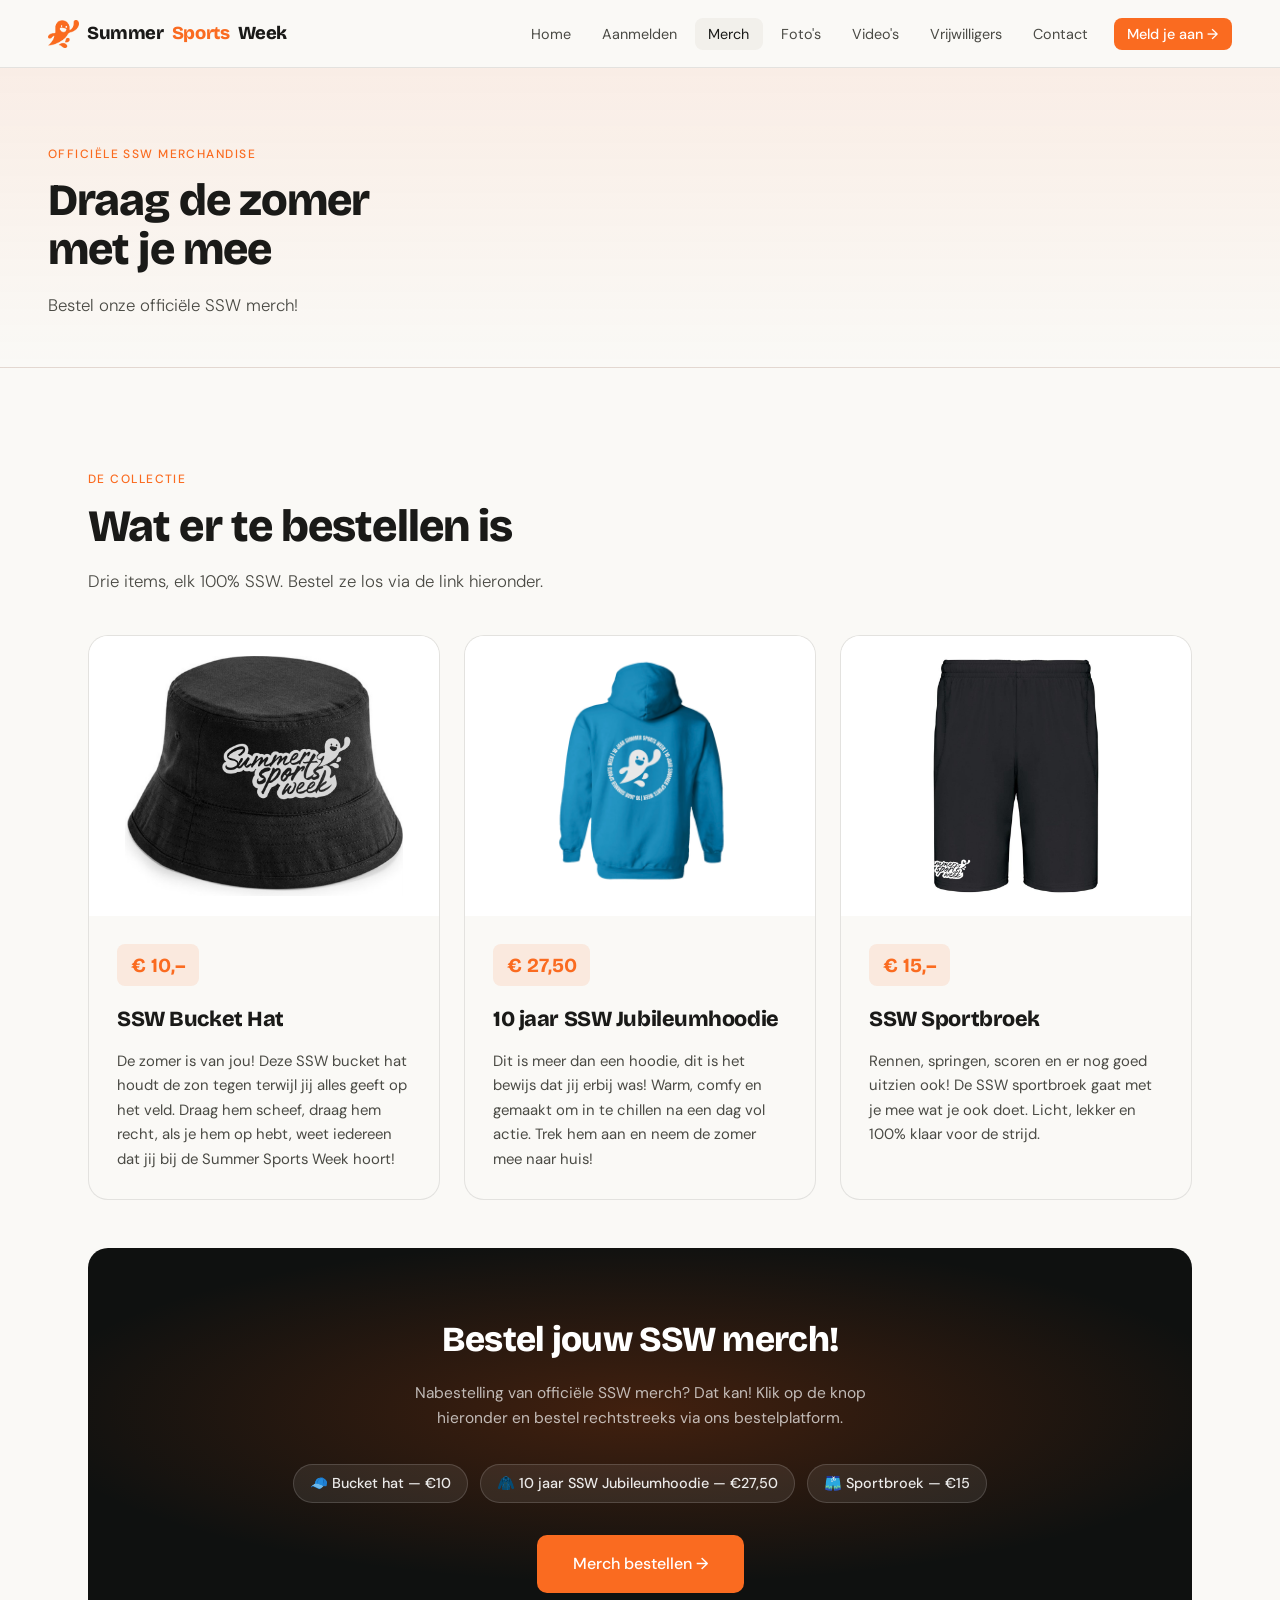
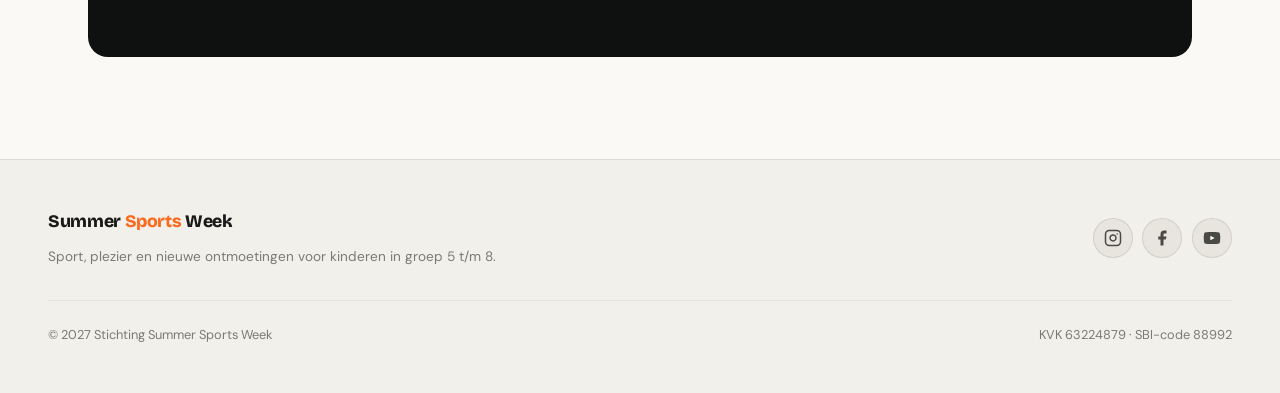
<file: merch/index.html>
<!DOCTYPE html>
<html lang="nl">
<head>
  <meta charset="UTF-8" />
  <meta name="viewport" content="width=device-width, initial-scale=1.0" />
  <title>Merch | Summer Sports Week 2027</title>
  <meta name="description" content="Officiële SSW merchandise: bucket hat, jubileumhoodie en sportbroek. Bestel mee tijdens het aanmelden voor Summer Sports Week 2027." />
  <link rel="icon" type="image/png" href="/logos/SSW_ICON.png" />
  <link rel="stylesheet" href="/css/style.css" />
  <link rel="preconnect" href="https://fonts.googleapis.com">
  <link rel="preconnect" href="https://fonts.gstatic.com" crossorigin>
  <link href="https://fonts.googleapis.com/css2?family=Bricolage+Grotesque:opsz,wght@12..96,400;12..96,600;12..96,800&family=DM+Sans:ital,opsz,wght@0,9..40,300;0,9..40,400;0,9..40,500;1,9..40,300&display=swap" rel="stylesheet">
</head>
<body>

<nav>
  <a href="/" class="nav-logo"><img src="/logos/SSW_ICON.png" alt="" style="height:28px; width:auto;">Summer <span>Sports</span> Week</a>
  <button class="nav-hamburger" aria-label="Menu openen">
    <span></span><span></span><span></span>
  </button>
  <ul class="nav-links">
    <li><a href="/">Home</a></li>
    <li><a href="/aanmelden/">Aanmelden</a></li>
    <li><a href="/merch/" class="active">Merch</a></li>
    <li><a href="/fotos/">Foto's</a></li>
    <li><a href="/videos/">Video's</a></li>
    <li><a href="/vrijwilligers/">Vrijwilligers</a></li>
    <li><a href="/contact/">Contact</a></li>
    <li><a href="/aanmelden/" class="nav-cta">Meld je aan →</a></li>
  </ul>
</nav>

<main>
  <div class="page-header">
    <div class="page-header-inner">
      <p class="section-label">Officiële SSW Merchandise</p>
      <h1 class="section-title animate-up">Draag de zomer<br>met je mee</h1>
      <p class="section-subtitle animate-up delay-1">Bestel onze officiële SSW merch!</p>
    </div>
  </div>

  <section class="section">
    <div class="reveal">
      <p class="section-label">De collectie</p>
      <h2 class="section-title">Wat er te bestellen is</h2>
      <p class="section-subtitle">Drie items, elk 100% SSW. Bestel ze los via de link hieronder.</p>
    </div>

    <div class="merch-grid reveal">

      <div class="merch-card">
        <div class="merch-card-visual">
          <img src="/images/items/bucket hat.png" alt="SSW Bucket Hat">
        </div>
        <div class="merch-card-body">
          <span class="merch-price-tag">€ 10,–</span>
          <h2>SSW Bucket Hat</h2>
          <p>De zomer is van jou! Deze SSW bucket hat houdt de zon tegen terwijl jij alles geeft op het veld. Draag hem scheef, draag hem recht, als je hem op hebt, weet iedereen dat jij bij de Summer Sports Week hoort!</p>
        </div>
      </div>

      <div class="merch-card">
        <div class="merch-card-visual">
          <img src="/images/items/hoodie.png" alt="10 jaar SSW Jubileumhoodie">
        </div>
        <div class="merch-card-body">
          <span class="merch-price-tag">€ 27,50</span>
          <h2>10 jaar SSW Jubileumhoodie</h2>
          <p>Dit is meer dan een hoodie, dit is het bewijs dat jij erbij was! Warm, comfy en gemaakt om in te chillen na een dag vol actie. Trek hem aan en neem de zomer mee naar huis!</p>
        </div>
      </div>

      <div class="merch-card">
        <div class="merch-card-visual">
          <img src="/images/items/broekje.jpeg" alt="SSW Sportbroek">
        </div>
        <div class="merch-card-body">
          <span class="merch-price-tag">€ 15,–</span>
          <h2>SSW Sportbroek</h2>
          <p>Rennen, springen, scoren en er nog goed uitzien ook! De SSW sportbroek gaat met je mee wat je ook doet. Licht, lekker en 100% klaar voor de strijd.</p>
        </div>
      </div>

    </div>

    <div class="merch-cta-banner reveal">
      <h2>Bestel jouw SSW merch!</h2>
      <p>Nabestelling van officiële SSW merch? Dat kan! Klik op de knop hieronder en bestel rechtstreeks via ons bestelplatform.</p>
      <div class="merch-price-list">
        <span class="merch-price-pill">🧢 Bucket hat &mdash; €10</span>
        <span class="merch-price-pill">🧥 10 jaar SSW Jubileumhoodie &mdash; €27,50</span>
        <span class="merch-price-pill">🩳 Sportbroek &mdash; €15</span>
      </div>
      <a href="https://tickets.summersportsweek.nl/SSW2026/" target="_blank" rel="noopener" class="btn btn-primary" style="font-size:1rem; padding:1rem 2.25rem">
        Merch bestellen →
      </a>
    </div>

  </section>
</main>

<footer>
  <div class="footer-inner">
    <div class="footer-brand">
      <a href="/" class="nav-logo" style="margin-bottom:0.6rem; display:block">Summer <span>Sports</span> Week</a>
      <p>Sport, plezier en nieuwe ontmoetingen voor kinderen in groep 5 t/m 8.</p>
    </div>
    <div class="footer-socials">
      <a href="https://www.instagram.com/summersportsweek/" target="_blank" rel="noopener" class="footer-social-link" aria-label="Instagram">
        <svg width="18" height="18" viewBox="0 0 24 24" fill="none" stroke="currentColor" stroke-width="2" stroke-linecap="round" stroke-linejoin="round"><rect x="2" y="2" width="20" height="20" rx="5" ry="5"/><path d="M16 11.37A4 4 0 1112.63 8 4 4 0 0116 11.37z"/><line x1="17.5" y1="6.5" x2="17.51" y2="6.5"/></svg>
      </a>
      <a href="https://nl-nl.facebook.com/pages/category/Sports-Event/Summer-Sports-Week-331036767025035/" target="_blank" rel="noopener" class="footer-social-link" aria-label="Facebook">
        <svg width="18" height="18" viewBox="0 0 24 24" fill="currentColor"><path d="M18 2h-3a5 5 0 00-5 5v3H7v4h3v8h4v-8h3l1-4h-4V7a1 1 0 011-1h3z"/></svg>
      </a>
      <a href="https://www.youtube.com/channel/UCxpCio21OCXg7ZdBOnwWqRw" target="_blank" rel="noopener" class="footer-social-link" aria-label="YouTube">
        <svg width="18" height="18" viewBox="0 0 24 24" fill="currentColor"><path d="M22.54 6.42a2.78 2.78 0 00-1.95-1.96C18.88 4 12 4 12 4s-6.88 0-8.59.46a2.78 2.78 0 00-1.95 1.96A29 29 0 001 12a29 29 0 00.46 5.58A2.78 2.78 0 003.41 19.6C5.12 20 12 20 12 20s6.88 0 8.59-.46a2.78 2.78 0 001.95-1.95A29 29 0 0023 12a29 29 0 00-.46-5.58z"/><polygon points="9.75 15.02 15.5 12 9.75 8.98 9.75 15.02" fill="white"/></svg>
      </a>
    </div>
  </div>
  <div class="footer-bottom">
    <p>© 2027 Stichting Summer Sports Week</p>
    <p>KVK 63224879 · SBI-code 88992</p>
  </div>
</footer>

<script src="/js/main.js"></script>
</body>
</html>
</file>
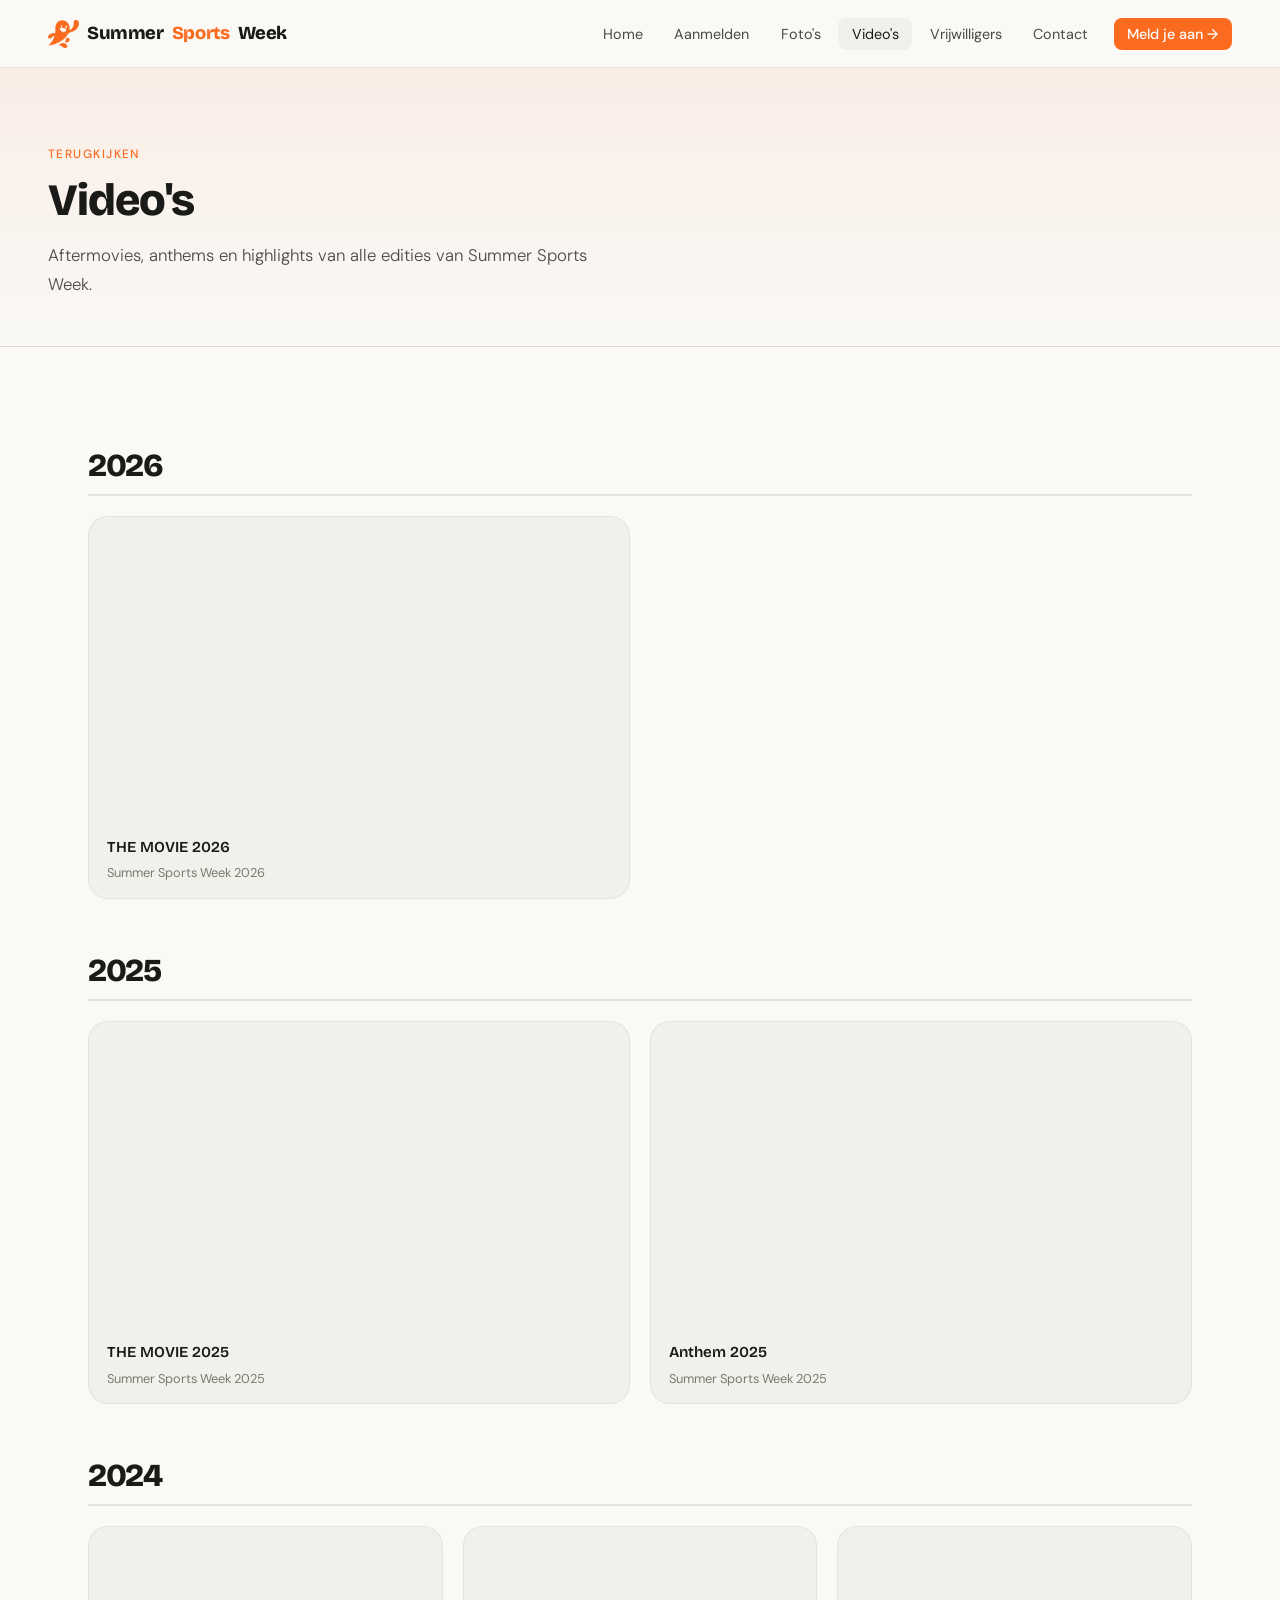
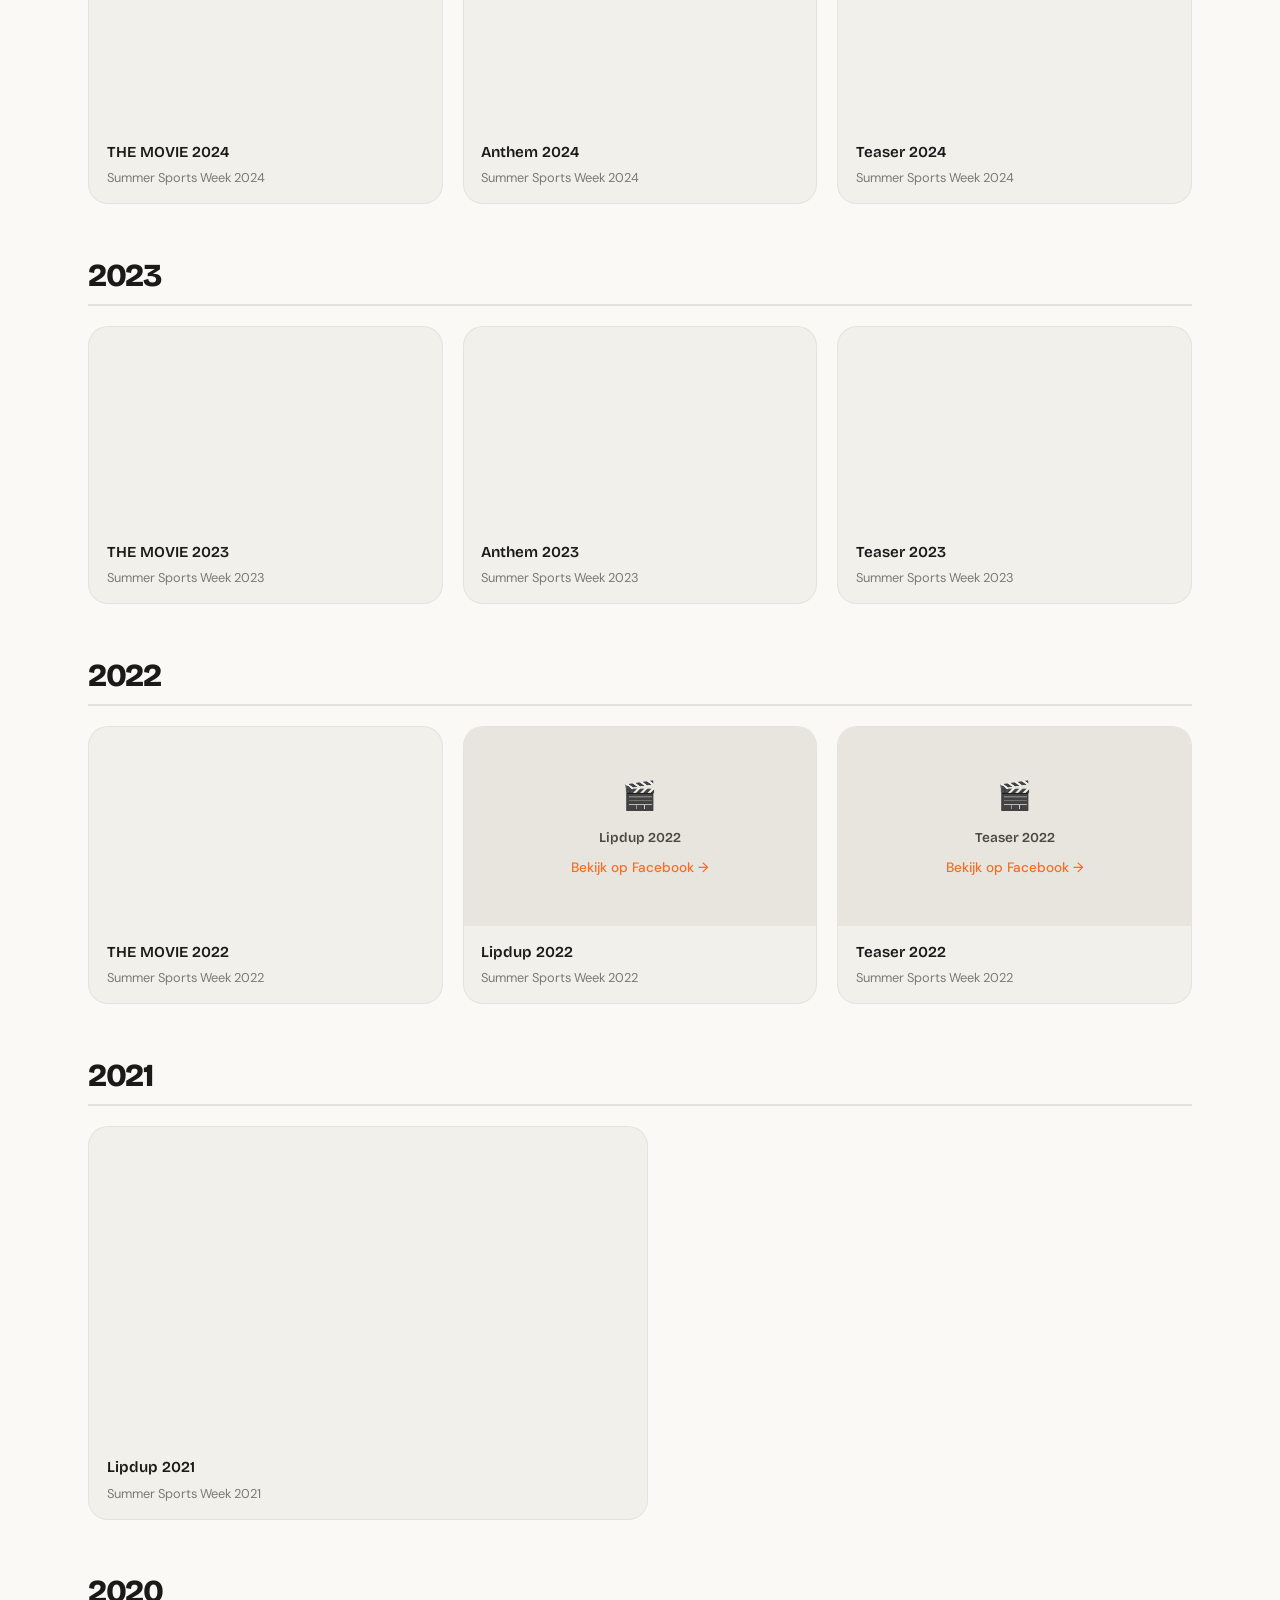
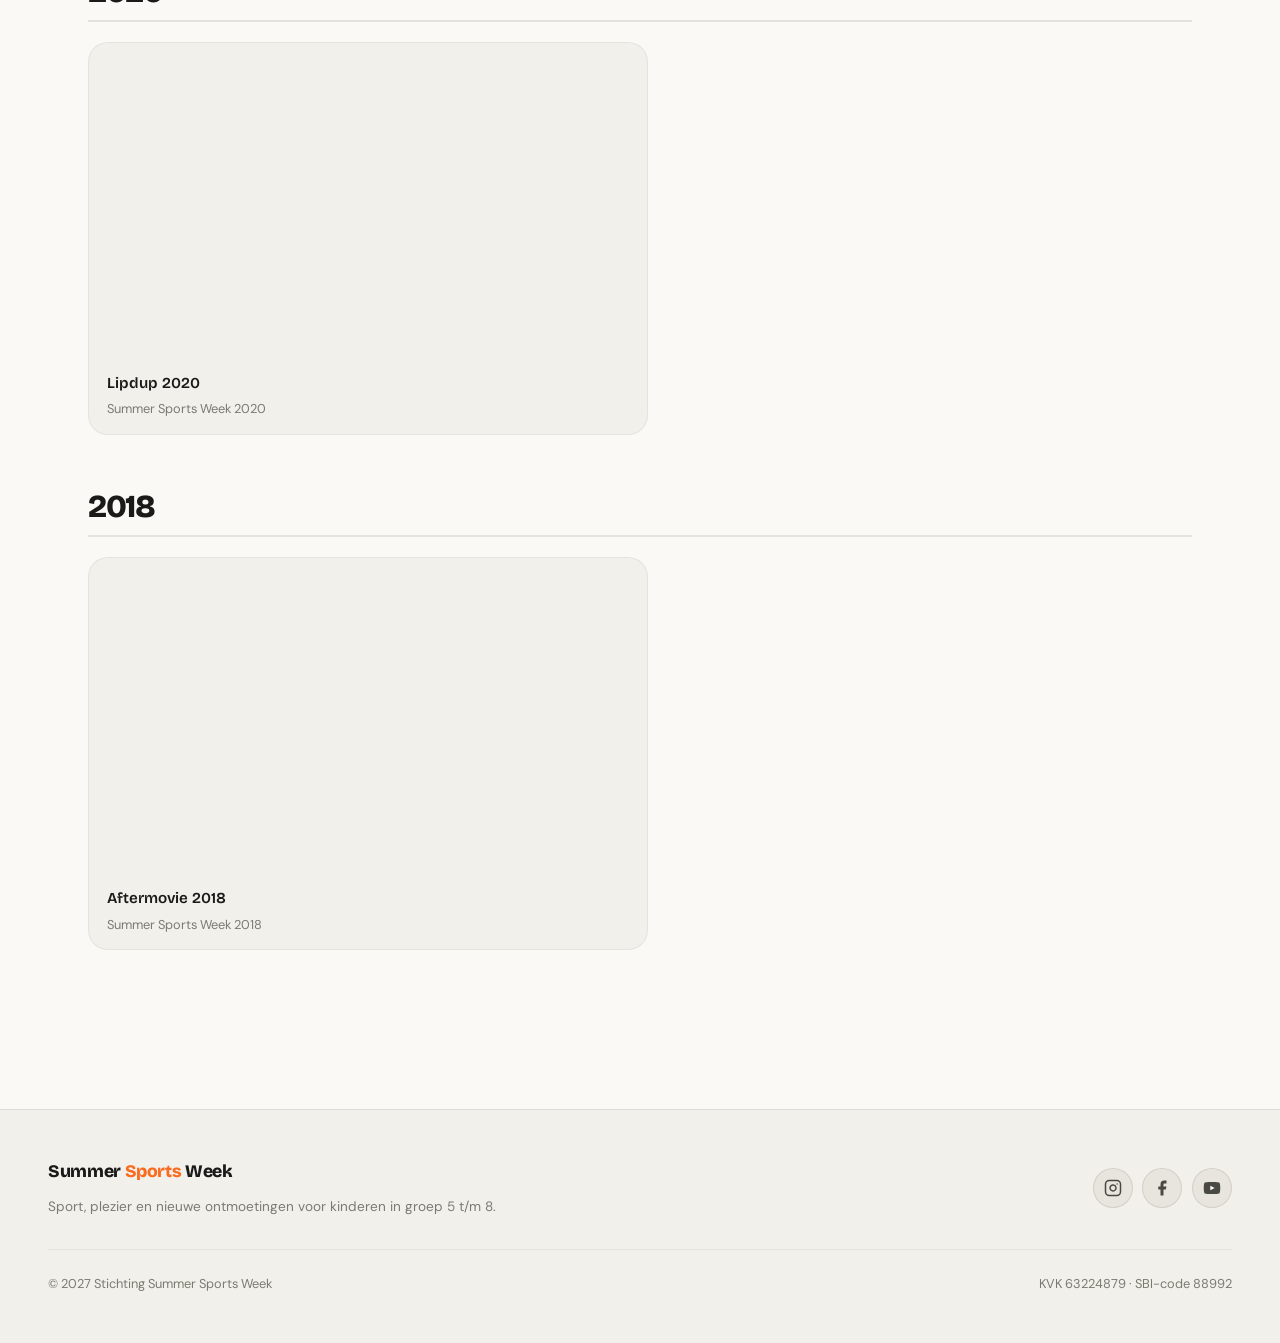
<file: videos/index.html>
<!DOCTYPE html>
<html lang="nl">
<head>
  <meta charset="UTF-8" />
  <meta name="viewport" content="width=device-width, initial-scale=1.0" />
  <title>Video's | Summer Sports Week</title>
  <meta name="description" content="Bekijk aftermovies en highlights van Summer Sports Week." />
  <link rel="icon" type="image/png" href="/logos/SSW_ICON.png" />
  <link rel="stylesheet" href="/css/style.css" />
  <link rel="preconnect" href="https://fonts.googleapis.com">
  <link rel="preconnect" href="https://fonts.gstatic.com" crossorigin>
  <link href="https://fonts.googleapis.com/css2?family=Bricolage+Grotesque:opsz,wght@12..96,400;12..96,600;12..96,800&family=DM+Sans:ital,opsz,wght@0,9..40,300;0,9..40,400;0,9..40,500;1,9..40,300&display=swap" rel="stylesheet">
</head>
<body>

<nav>
  <a href="/" class="nav-logo"><img src="/logos/SSW_ICON.png" alt="" style="height:28px; width:auto;">Summer <span>Sports</span> Week</a>
  <button class="nav-hamburger" aria-label="Menu openen">
    <span></span><span></span><span></span>
  </button>
  <ul class="nav-links">
    <li><a href="/">Home</a></li>
    <li><a href="/aanmelden/">Aanmelden</a></li>
    <li><a href="/fotos/">Foto's</a></li>
    <li><a href="/videos/" class="active">Video's</a></li>
    <li><a href="/vrijwilligers/">Vrijwilligers</a></li>
    <li><a href="/contact/">Contact</a></li>
    <li><a href="/aanmelden/" class="nav-cta">Meld je aan →</a></li>
  </ul>
</nav>

<main>
  <div class="page-header">
    <div class="page-header-inner">
      <p class="section-label">Terugkijken</p>
      <h1 class="section-title animate-up">Video's</h1>
      <p class="section-subtitle animate-up delay-1">Aftermovies, anthems en highlights van alle edities van Summer Sports Week.</p>
    </div>
  </div>

  <section class="section">

    <!-- 2026 -->
    <div class="video-year-section reveal">
      <div class="video-year-header">
        <h2 class="video-year-title">2026</h2>
      </div>
      <div class="video-grid two">
        <div class="embed-card">
          <iframe src="https://www.youtube.com/embed/u9Teo4_hBhM"
            title="Summer Sports Week THE MOVIE 2026"
            allow="accelerometer; autoplay; clipboard-write; encrypted-media; gyroscope; picture-in-picture"
            allowfullscreen></iframe>
          <div class="embed-card-info">
            <h3>THE MOVIE 2026</h3>
            <p>Summer Sports Week 2026</p>
          </div>
        </div>
      </div>
    </div>

    <!-- 2025 -->
    <div class="video-year-section reveal">
      <div class="video-year-header">
        <h2 class="video-year-title">2025</h2>
      </div>
      <div class="video-grid two">
        <div class="embed-card">
          <iframe src="https://www.youtube.com/embed/CDNjFp8qvco"
            title="Summer Sports Week THE MOVIE 2025"
            allow="accelerometer; autoplay; clipboard-write; encrypted-media; gyroscope; picture-in-picture"
            allowfullscreen></iframe>
          <div class="embed-card-info">
            <h3>THE MOVIE 2025</h3>
            <p>Summer Sports Week 2025</p>
          </div>
        </div>
        <div class="embed-card">
          <iframe src="https://www.youtube.com/embed/tYfQtqf5jMU"
            title="Summer Sports Week Anthem 2025"
            allow="accelerometer; autoplay; clipboard-write; encrypted-media; gyroscope; picture-in-picture"
            allowfullscreen></iframe>
          <div class="embed-card-info">
            <h3>Anthem 2025</h3>
            <p>Summer Sports Week 2025</p>
          </div>
        </div>
      </div>
    </div>

    <!-- 2024 -->
    <div class="video-year-section reveal">
      <div class="video-year-header">
        <h2 class="video-year-title">2024</h2>
      </div>
      <div class="video-grid">
        <div class="embed-card">
          <iframe src="https://www.youtube.com/embed/v5n_riTIeO4"
            title="Summer Sports Week THE MOVIE 2024"
            allow="accelerometer; autoplay; clipboard-write; encrypted-media; gyroscope; picture-in-picture"
            allowfullscreen></iframe>
          <div class="embed-card-info">
            <h3>THE MOVIE 2024</h3>
            <p>Summer Sports Week 2024</p>
          </div>
        </div>
        <div class="embed-card">
          <iframe src="https://www.youtube.com/embed/GSnSZXTDkjI"
            title="Summer Sports Week Anthem 2024"
            allow="accelerometer; autoplay; clipboard-write; encrypted-media; gyroscope; picture-in-picture"
            allowfullscreen></iframe>
          <div class="embed-card-info">
            <h3>Anthem 2024</h3>
            <p>Summer Sports Week 2024</p>
          </div>
        </div>
        <div class="embed-card">
          <iframe src="https://www.youtube.com/embed/qxNkaGxMsB0"
            title="Summer Sports Week Teaser 2024"
            allow="accelerometer; autoplay; clipboard-write; encrypted-media; gyroscope; picture-in-picture"
            allowfullscreen></iframe>
          <div class="embed-card-info">
            <h3>Teaser 2024</h3>
            <p>Summer Sports Week 2024</p>
          </div>
        </div>
      </div>
    </div>

    <!-- 2023 -->
    <div class="video-year-section reveal">
      <div class="video-year-header">
        <h2 class="video-year-title">2023</h2>
      </div>
      <div class="video-grid">
        <div class="embed-card">
          <iframe src="https://www.youtube.com/embed/J3GhZImXvZ0"
            title="Summer Sports Week THE MOVIE 2023"
            allow="accelerometer; autoplay; clipboard-write; encrypted-media; gyroscope; picture-in-picture"
            allowfullscreen></iframe>
          <div class="embed-card-info">
            <h3>THE MOVIE 2023</h3>
            <p>Summer Sports Week 2023</p>
          </div>
        </div>
        <div class="embed-card">
          <iframe src="https://www.youtube.com/embed/9lu1K7W21zs"
            title="Summer Sports Week Anthem 2023"
            allow="accelerometer; autoplay; clipboard-write; encrypted-media; gyroscope; picture-in-picture"
            allowfullscreen></iframe>
          <div class="embed-card-info">
            <h3>Anthem 2023</h3>
            <p>Summer Sports Week 2023</p>
          </div>
        </div>
        <div class="embed-card">
          <iframe src="https://www.youtube.com/embed/qgFjyK7yk4Q"
            title="Summer Sports Week Teaser 2023"
            allow="accelerometer; autoplay; clipboard-write; encrypted-media; gyroscope; picture-in-picture"
            allowfullscreen></iframe>
          <div class="embed-card-info">
            <h3>Teaser 2023</h3>
            <p>Summer Sports Week 2023</p>
          </div>
        </div>
      </div>
    </div>

    <!-- 2022 -->
    <div class="video-year-section reveal">
      <div class="video-year-header">
        <h2 class="video-year-title">2022</h2>
      </div>
      <div class="video-grid">
        <div class="embed-card">
          <iframe src="https://www.youtube.com/embed/bKc1b4d9puQ"
            title="Summer Sports Week THE MOVIE 2022"
            allow="accelerometer; autoplay; clipboard-write; encrypted-media; gyroscope; picture-in-picture"
            allowfullscreen></iframe>
          <div class="embed-card-info">
            <h3>THE MOVIE 2022</h3>
            <p>Summer Sports Week 2022</p>
          </div>
        </div>
        <a href="https://www.facebook.com/watch/?v=589506199505919" target="_blank" rel="noopener" class="embed-card" style="text-decoration:none; display:block">
          <div class="embed-card-placeholder">
            <span style="font-size:1.75rem">🎬</span>
            <span style="font-family:var(--font-display); font-weight:600; color:var(--c-text2)">Lipdup 2022</span>
            <span style="color:var(--c-orange); font-weight:500">Bekijk op Facebook →</span>
          </div>
          <div class="embed-card-info">
            <h3>Lipdup 2022</h3>
            <p>Summer Sports Week 2022</p>
          </div>
        </a>
        <a href="https://www.facebook.com/watch/?v=1422782284866944" target="_blank" rel="noopener" class="embed-card" style="text-decoration:none; display:block">
          <div class="embed-card-placeholder">
            <span style="font-size:1.75rem">🎬</span>
            <span style="font-family:var(--font-display); font-weight:600; color:var(--c-text2)">Teaser 2022</span>
            <span style="color:var(--c-orange); font-weight:500">Bekijk op Facebook →</span>
          </div>
          <div class="embed-card-info">
            <h3>Teaser 2022</h3>
            <p>Summer Sports Week 2022</p>
          </div>
        </a>
      </div>
    </div>

    <!-- 2021 -->
    <div class="video-year-section reveal">
      <div class="video-year-header">
        <h2 class="video-year-title">2021</h2>
      </div>
      <div class="video-grid single">
        <div class="embed-card">
          <iframe src="https://www.youtube.com/embed/mF7tikBRjhQ"
            title="Summer Sports Week Lipdup 2021"
            allow="accelerometer; autoplay; clipboard-write; encrypted-media; gyroscope; picture-in-picture"
            allowfullscreen></iframe>
          <div class="embed-card-info">
            <h3>Lipdup 2021</h3>
            <p>Summer Sports Week 2021</p>
          </div>
        </div>
      </div>
    </div>

    <!-- 2020 -->
    <div class="video-year-section reveal">
      <div class="video-year-header">
        <h2 class="video-year-title">2020</h2>
      </div>
      <div class="video-grid single">
        <div class="embed-card">
          <iframe src="https://www.youtube.com/embed/SW2qw1_xyqQ"
            title="Summer Sports Week Lipdup 2020"
            allow="accelerometer; autoplay; clipboard-write; encrypted-media; gyroscope; picture-in-picture"
            allowfullscreen></iframe>
          <div class="embed-card-info">
            <h3>Lipdup 2020</h3>
            <p>Summer Sports Week 2020</p>
          </div>
        </div>
      </div>
    </div>

    <!-- 2018 -->
    <div class="video-year-section reveal">
      <div class="video-year-header">
        <h2 class="video-year-title">2018</h2>
      </div>
      <div class="video-grid single">
        <div class="embed-card">
          <iframe src="https://www.youtube.com/embed/GR9BMsrENWI"
            title="Summer Sports Week Aftermovie 2018"
            allow="accelerometer; autoplay; clipboard-write; encrypted-media; gyroscope; picture-in-picture"
            allowfullscreen></iframe>
          <div class="embed-card-info">
            <h3>Aftermovie 2018</h3>
            <p>Summer Sports Week 2018</p>
          </div>
        </div>
      </div>
    </div>

  </section>
</main>

<footer>
  <div class="footer-inner">
    <div class="footer-brand">
      <a href="/" class="nav-logo" style="margin-bottom:0.6rem; display:block">Summer <span>Sports</span> Week</a>
      <p>Sport, plezier en nieuwe ontmoetingen voor kinderen in groep 5 t/m 8.</p>
    </div>
    <div class="footer-socials">
      <a href="https://www.instagram.com/summersportsweek/" target="_blank" rel="noopener" class="footer-social-link" aria-label="Instagram">
        <svg width="18" height="18" viewBox="0 0 24 24" fill="none" stroke="currentColor" stroke-width="2" stroke-linecap="round" stroke-linejoin="round"><rect x="2" y="2" width="20" height="20" rx="5" ry="5"/><path d="M16 11.37A4 4 0 1112.63 8 4 4 0 0116 11.37z"/><line x1="17.5" y1="6.5" x2="17.51" y2="6.5"/></svg>
      </a>
      <a href="https://nl-nl.facebook.com/pages/category/Sports-Event/Summer-Sports-Week-331036767025035/" target="_blank" rel="noopener" class="footer-social-link" aria-label="Facebook">
        <svg width="18" height="18" viewBox="0 0 24 24" fill="currentColor"><path d="M18 2h-3a5 5 0 00-5 5v3H7v4h3v8h4v-8h3l1-4h-4V7a1 1 0 011-1h3z"/></svg>
      </a>
      <a href="https://www.youtube.com/channel/UCxpCio21OCXg7ZdBOnwWqRw" target="_blank" rel="noopener" class="footer-social-link" aria-label="YouTube">
        <svg width="18" height="18" viewBox="0 0 24 24" fill="currentColor"><path d="M22.54 6.42a2.78 2.78 0 00-1.95-1.96C18.88 4 12 4 12 4s-6.88 0-8.59.46a2.78 2.78 0 00-1.95 1.96A29 29 0 001 12a29 29 0 00.46 5.58A2.78 2.78 0 003.41 19.6C5.12 20 12 20 12 20s6.88 0 8.59-.46a2.78 2.78 0 001.95-1.95A29 29 0 0023 12a29 29 0 00-.46-5.58z"/><polygon points="9.75 15.02 15.5 12 9.75 8.98 9.75 15.02" fill="white"/></svg>
      </a>
    </div>
  </div>
  <div class="footer-bottom">
    <p>© 2027 Stichting Summer Sports Week</p>
    <p>KVK 63224879 · SBI-code 88992</p>
  </div>
</footer>

<script src="/js/main.js"></script>
</body>
</html>
</file>
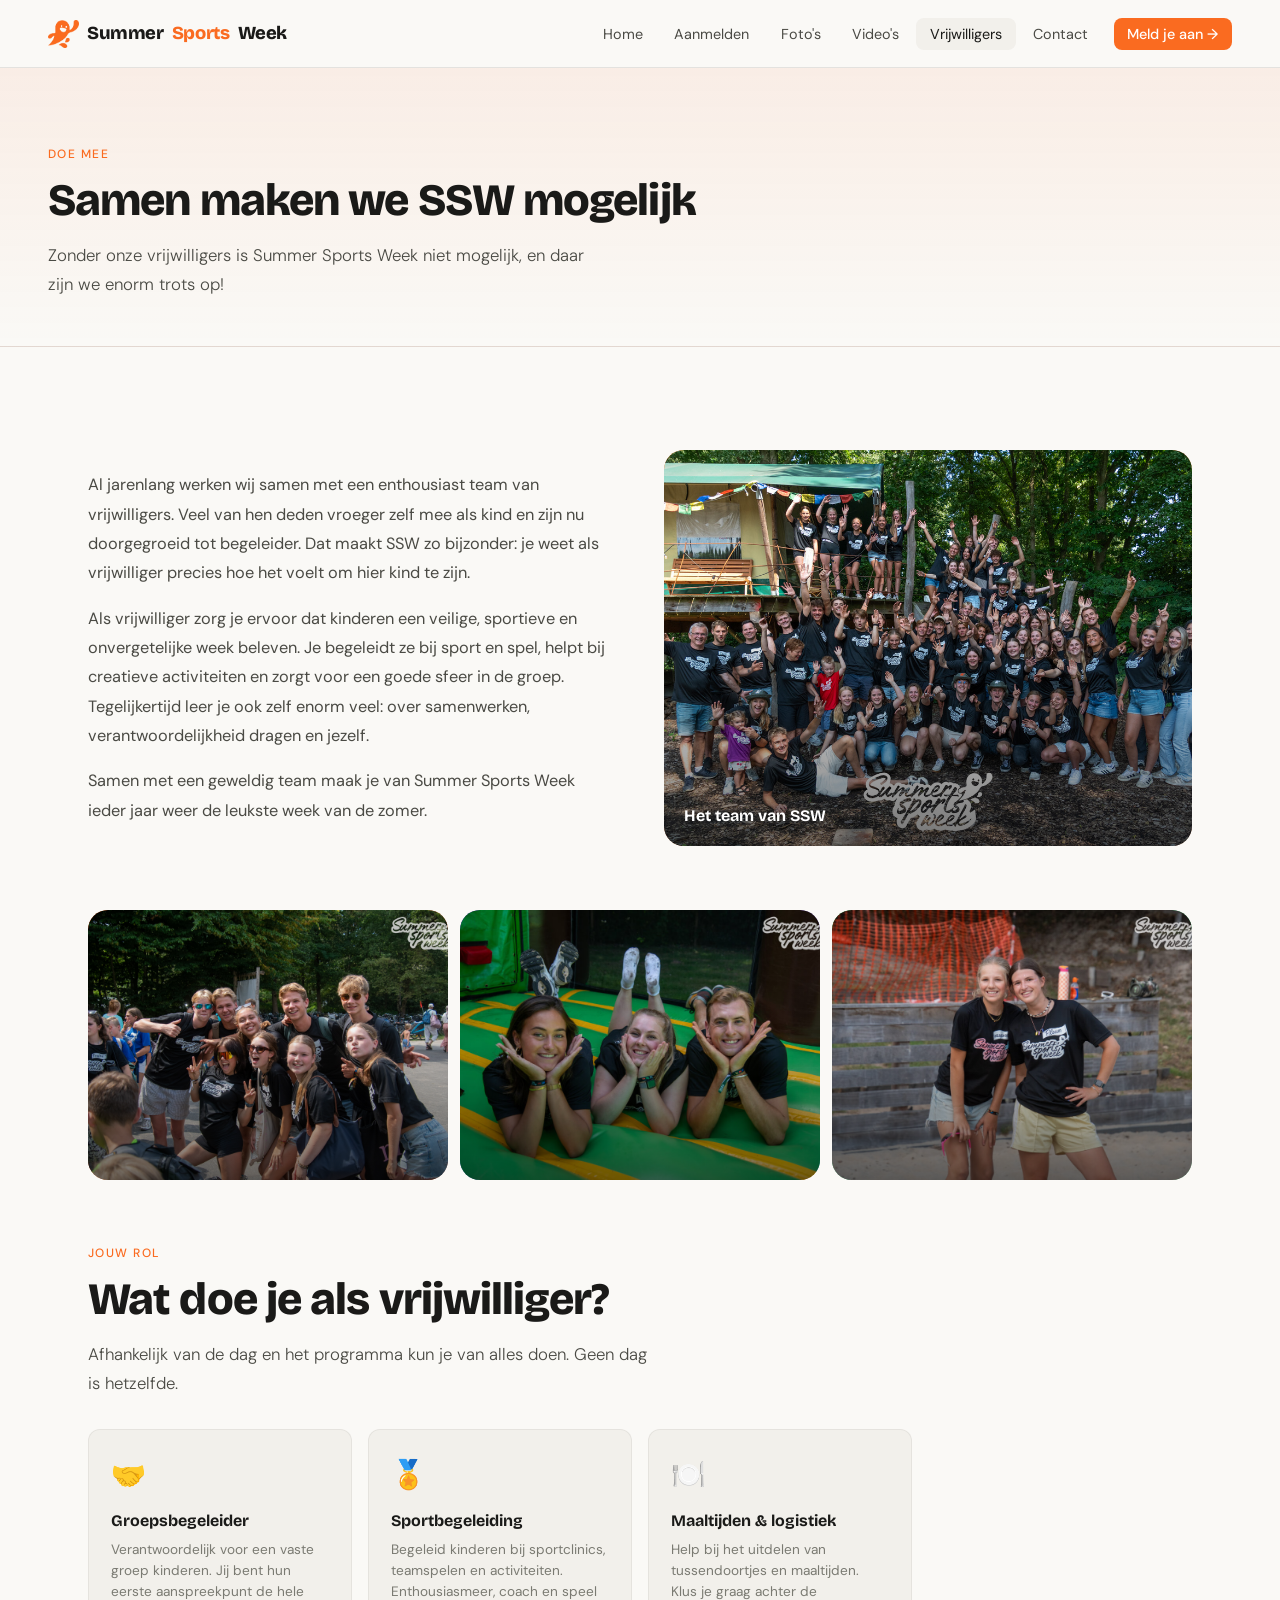
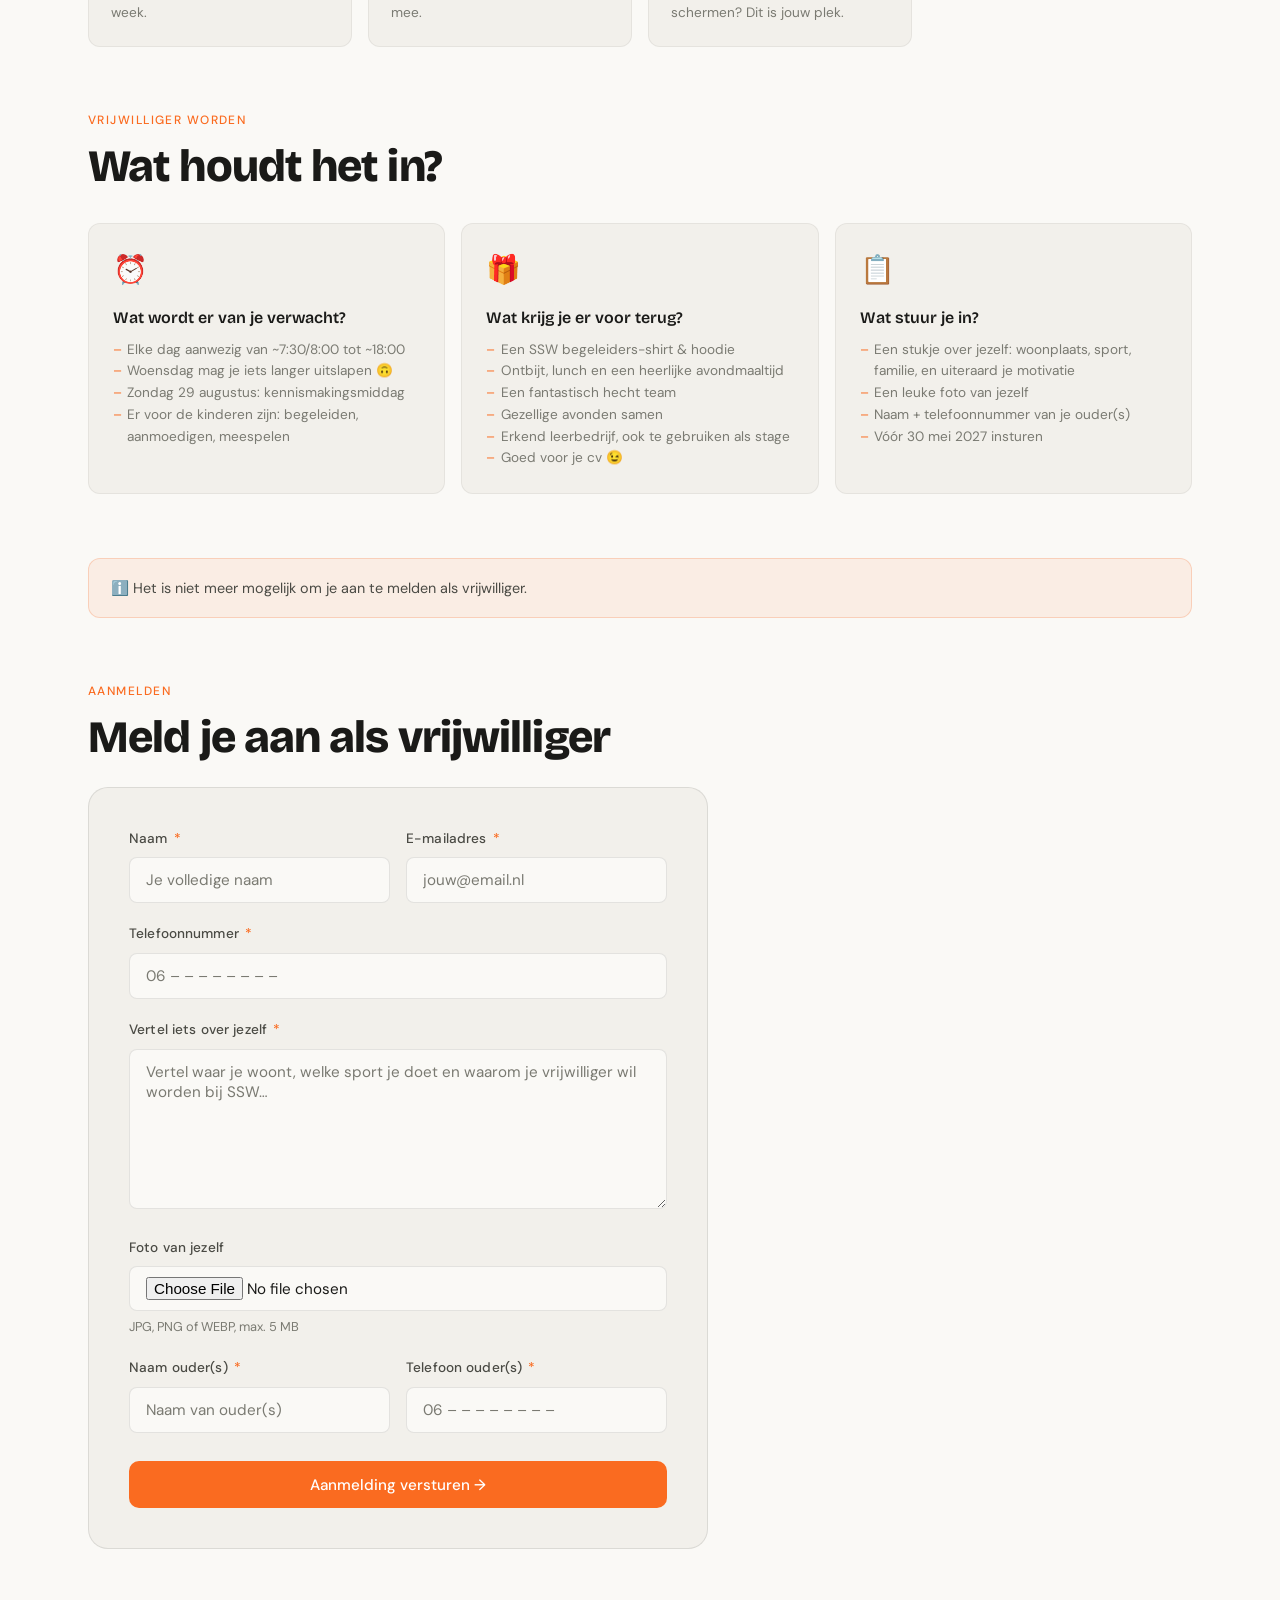
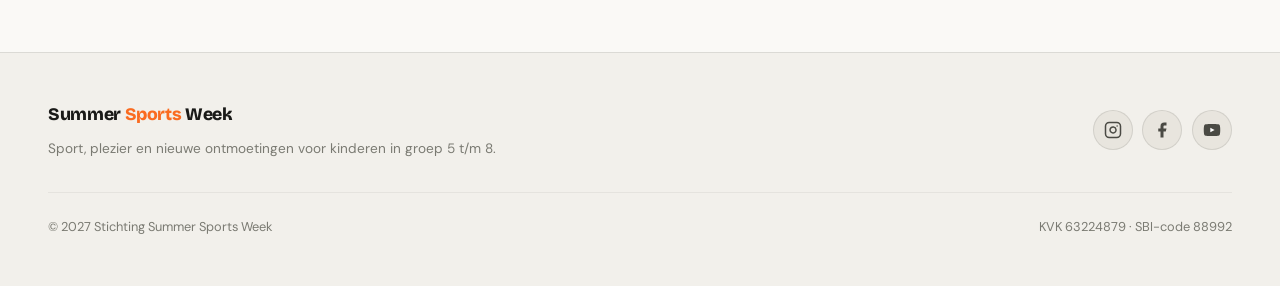
<file: vrijwilligers/index.html>
<!DOCTYPE html>
<html lang="nl">
<head>
  <meta charset="UTF-8" />
  <meta name="viewport" content="width=device-width, initial-scale=1.0" />
  <title>Vrijwilligers | Summer Sports Week</title>
  <meta name="description" content="Word vrijwilliger bij Summer Sports Week 2027. Meld je aan via het formulier." />
  <link rel="icon" type="image/png" href="/logos/SSW_ICON.png" />
  <link rel="stylesheet" href="/css/style.css" />
  <link rel="preconnect" href="https://fonts.googleapis.com">
  <link rel="preconnect" href="https://fonts.gstatic.com" crossorigin>
  <link href="https://fonts.googleapis.com/css2?family=Bricolage+Grotesque:opsz,wght@12..96,400;12..96,600;12..96,800&family=DM+Sans:ital,opsz,wght@0,9..40,300;0,9..40,400;0,9..40,500;1,9..40,300&display=swap" rel="stylesheet">
</head>
<body>

<nav>
  <a href="/" class="nav-logo"><img src="/logos/SSW_ICON.png" alt="" style="height:28px; width:auto;">Summer <span>Sports</span> Week</a>
  <button class="nav-hamburger" aria-label="Menu openen">
    <span></span><span></span><span></span>
  </button>
  <ul class="nav-links">
    <li><a href="/">Home</a></li>
    <li><a href="/aanmelden/">Aanmelden</a></li>
    <li><a href="/fotos/">Foto's</a></li>
    <li><a href="/videos/">Video's</a></li>
    <li><a href="/vrijwilligers/" class="active">Vrijwilligers</a></li>
    <li><a href="/contact/">Contact</a></li>
    <li><a href="/aanmelden/" class="nav-cta">Meld je aan →</a></li>
  </ul>
</nav>

<main>
  <div class="page-header">
    <div class="page-header-inner">
      <p class="section-label">Doe mee</p>
      <h1 class="section-title animate-up">Samen maken we SSW mogelijk</h1>
      <p class="section-subtitle animate-up delay-1">Zonder onze vrijwilligers is Summer Sports Week niet mogelijk, en daar zijn we enorm trots op!</p>
    </div>
  </div>

  <section class="section">

    <!-- Intro split -->
    <div class="vw-intro reveal">
      <div class="vw-intro-text">
        <p>Al jarenlang werken wij samen met een enthousiast team van vrijwilligers. Veel van hen deden vroeger zelf mee als kind en zijn nu doorgegroeid tot begeleider. Dat maakt SSW zo bijzonder: je weet als vrijwilliger precies hoe het voelt om hier kind te zijn.</p>
        <p>Als vrijwilliger zorg je ervoor dat kinderen een veilige, sportieve en onvergetelijke week beleven. Je begeleidt ze bij sport en spel, helpt bij creatieve activiteiten en zorgt voor een goede sfeer in de groep. Tegelijkertijd leer je ook zelf enorm veel: over samenwerken, verantwoordelijkheid dragen en jezelf.</p>
        <p>Samen met een geweldig team maak je van Summer Sports Week ieder jaar weer de leukste week van de zomer.</p>
      </div>
      <div class="vw-featured-photo">
        <img src="/images/vrijwilligersgroep.jpeg" alt="Vrijwilligers SSW">
        <div class="vw-photo-placeholder">
        </div>
        <div class="vw-featured-photo-overlay"></div>
        <span class="vw-featured-photo-label">Het team van SSW</span>
      </div>
    </div>

    <!-- Foto grid: 3 naast elkaar -->
    <div class="vw-photo-grid reveal">
      <div class="vw-photo-card">
        <img class="vw-photo-card-bg" src="/images/vrijwilliger1.jpeg" alt="">
        <div class="vw-photo-card-overlay"></div>
        <div class="vw-photo-card-placeholder"></div>
      </div>
      <div class="vw-photo-card">
        <img class="vw-photo-card-bg" src="/images/vrijwilliger2.jpg" alt="">
        <div class="vw-photo-card-overlay"></div>
        <div class="vw-photo-card-placeholder"></div>
      </div>
      <div class="vw-photo-card">
        <img class="vw-photo-card-bg" src="/images/vrijwilliger3.jpg" alt="">
        <div class="vw-photo-card-overlay"></div>
        <div class="vw-photo-card-placeholder"></div>
      </div>
    </div>

    <!-- Rollen -->
    <div class="reveal">
      <p class="section-label">Jouw rol</p>
      <h2 class="section-title">Wat doe je als vrijwilliger?</h2>
      <p class="section-subtitle" style="margin-bottom:0">Afhankelijk van de dag en het programma kun je van alles doen. Geen dag is hetzelfde.</p>
    </div>

    <div class="vw-roles reveal">
      <div class="vw-role-card">
        <div class="vw-role-icon">🤝</div>
        <h3>Groepsbegeleider</h3>
        <p>Verantwoordelijk voor een vaste groep kinderen. Jij bent hun eerste aanspreekpunt de hele week.</p>
      </div>
      <div class="vw-role-card">
        <div class="vw-role-icon">🏅</div>
        <h3>Sportbegeleiding</h3>
        <p>Begeleid kinderen bij sportclinics, teamspelen en activiteiten. Enthousiasmeer, coach en speel mee.</p>
      </div>
      <div class="vw-role-card">
        <div class="vw-role-icon">🍽️</div>
        <h3>Maaltijden & logistiek</h3>
        <p>Help bij het uitdelen van tussendoortjes en maaltijden. Klus je graag achter de schermen? Dit is jouw plek.</p>
      </div>
    </div>

    <!-- Wat houdt het in -->
    <div class="reveal">
      <p class="section-label">Vrijwilliger worden</p>
      <h2 class="section-title">Wat houdt het in?</h2>
    </div>

    <div class="volunteer-highlights reveal">
      <div class="volunteer-card">
        <div class="volunteer-card-icon">⏰</div>
        <h3>Wat wordt er van je verwacht?</h3>
        <ul>
          <li>Elke dag aanwezig van ~7:30/8:00 tot ~18:00</li>
          <li>Woensdag mag je iets langer uitslapen 🙃</li>
          <li>Zondag 29 augustus: kennismakingsmiddag</li>
          <li>Er voor de kinderen zijn: begeleiden, aanmoedigen, meespelen</li>
        </ul>
      </div>

      <div class="volunteer-card">
        <div class="volunteer-card-icon">🎁</div>
        <h3>Wat krijg je er voor terug?</h3>
        <ul>
          <li>Een SSW begeleiders-shirt & hoodie</li>
          <li>Ontbijt, lunch en een heerlijke avondmaaltijd</li>
          <li>Een fantastisch hecht team</li>
          <li>Gezellige avonden samen</li>
          <li>Erkend leerbedrijf, ook te gebruiken als stage</li>
          <li>Goed voor je cv 😉</li>
        </ul>
      </div>

      <div class="volunteer-card">
        <div class="volunteer-card-icon">📋</div>
        <h3>Wat stuur je in?</h3>
        <ul>
          <li>Een stukje over jezelf: woonplaats, sport, familie, en uiteraard je motivatie</li>
          <li>Een leuke foto van jezelf</li>
          <li>Naam + telefoonnummer van je ouder(s)</li>
          <li>Vóór 30 mei 2027 insturen</li>
        </ul>
      </div>
    </div>

    <div class="reveal" style="
      background: rgba(245,86,10,0.07);
      border: 1px solid rgba(245,86,10,0.2);
      border-radius: var(--radius);
      padding: 1.1rem 1.4rem;
      margin: 2rem 0 4rem;
      font-size:0.9rem;
      color: var(--c-text2);
    ">
      ℹ️ <!-- Na je aanmelding nemen we contact met je op. In juni hoor je of je mee kunt helpen. Aanmelden betekent niet automatisch dat je al bent ingedeeld.--> Het is niet meer mogelijk om je aan te melden als vrijwilliger.
    </div>

    <!-- Aanmeldformulier -->
    <div class="reveal">
      <p class="section-label">Aanmelden</p>
      <h2 class="section-title" style="margin-bottom:1.5rem">Meld je aan als vrijwilliger</h2>

      <!--
        🔧 Vervang de action-URL door jouw echte Formspree endpoint:
        https://formspree.io/f/mrevrjll
      -->
      <form
        class="form-card"
        data-formspree="https://formspree.io/f/mrevrjll"
        action="https://formspree.io/f/mrevrjll"
        method="POST"
        enctype="multipart/form-data"
      >
            <div class="form-row">
              <div class="form-group">
                <label class="form-label" for="naam">Naam <span class="required">*</span></label>
                <input class="form-input" type="text" id="naam" name="naam" placeholder="Je volledige naam" required />
              </div>
              <div class="form-group">
                <label class="form-label" for="email">E-mailadres <span class="required">*</span></label>
                <input class="form-input" type="email" id="email" name="email" placeholder="jouw@email.nl" required />
              </div>
            </div>

            <div class="form-group">
              <label class="form-label" for="telefoon">Telefoonnummer <span class="required">*</span></label>
              <input class="form-input" type="tel" id="telefoon" name="telefoon" placeholder="06 – – – – – – – –" required />
            </div>

            <div class="form-group">
              <label class="form-label" for="bericht">Vertel iets over jezelf <span class="required">*</span></label>
              <textarea class="form-textarea" id="bericht" name="bericht" placeholder="Vertel waar je woont, welke sport je doet en waarom je vrijwilliger wil worden bij SSW…" style="min-height:160px" required></textarea>
            </div>

            <div class="form-group">
              <label class="form-label" for="foto">Foto van jezelf</label>
              <input class="form-input" type="file" id="foto" name="foto" accept="image/*" style="padding:0.6rem 1rem; cursor:pointer" />
              <p class="form-note">JPG, PNG of WEBP, max. 5 MB</p>
            </div>

            <div class="form-row">
              <div class="form-group">
                <label class="form-label" for="ouder-naam">Naam ouder(s) <span class="required">*</span></label>
                <input class="form-input" type="text" id="ouder-naam" name="ouder_naam" placeholder="Naam van ouder(s)" required />
              </div>
              <div class="form-group">
                <label class="form-label" for="ouder-telefoon">Telefoon ouder(s) <span class="required">*</span></label>
                <input class="form-input" type="tel" id="ouder-telefoon" name="ouder_telefoon" placeholder="06 – – – – – – – –" required />
              </div>
            </div>

            <button type="submit" class="btn btn-primary" style="width:100%; justify-content:center; margin-top:0.5rem">
              Aanmelding versturen →
            </button>
          </form>

      <div class="form-success">
        ✅ Bedankt voor je aanmelding! We nemen in juni contact met je op.
      </div>
    </div>

  </section>
</main>

<footer>
  <div class="footer-inner">
    <div class="footer-brand">
      <a href="/" class="nav-logo" style="margin-bottom:0.6rem; display:block">Summer <span>Sports</span> Week</a>
      <p>Sport, plezier en nieuwe ontmoetingen voor kinderen in groep 5 t/m 8.</p>
    </div>
    <div class="footer-socials">
      <a href="https://www.instagram.com/summersportsweek/" target="_blank" rel="noopener" class="footer-social-link" aria-label="Instagram">
        <svg width="18" height="18" viewBox="0 0 24 24" fill="none" stroke="currentColor" stroke-width="2" stroke-linecap="round" stroke-linejoin="round"><rect x="2" y="2" width="20" height="20" rx="5" ry="5"/><path d="M16 11.37A4 4 0 1112.63 8 4 4 0 0116 11.37z"/><line x1="17.5" y1="6.5" x2="17.51" y2="6.5"/></svg>
      </a>
      <a href="https://nl-nl.facebook.com/pages/category/Sports-Event/Summer-Sports-Week-331036767025035/" target="_blank" rel="noopener" class="footer-social-link" aria-label="Facebook">
        <svg width="18" height="18" viewBox="0 0 24 24" fill="currentColor"><path d="M18 2h-3a5 5 0 00-5 5v3H7v4h3v8h4v-8h3l1-4h-4V7a1 1 0 011-1h3z"/></svg>
      </a>
      <a href="https://www.youtube.com/channel/UCxpCio21OCXg7ZdBOnwWqRw" target="_blank" rel="noopener" class="footer-social-link" aria-label="YouTube">
        <svg width="18" height="18" viewBox="0 0 24 24" fill="currentColor"><path d="M22.54 6.42a2.78 2.78 0 00-1.95-1.96C18.88 4 12 4 12 4s-6.88 0-8.59.46a2.78 2.78 0 00-1.95 1.96A29 29 0 001 12a29 29 0 00.46 5.58A2.78 2.78 0 003.41 19.6C5.12 20 12 20 12 20s6.88 0 8.59-.46a2.78 2.78 0 001.95-1.95A29 29 0 0023 12a29 29 0 00-.46-5.58z"/><polygon points="9.75 15.02 15.5 12 9.75 8.98 9.75 15.02" fill="white"/></svg>
      </a>
    </div>
  </div>
  <div class="footer-bottom">
    <p>© 2027 Stichting Summer Sports Week</p>
    <p>KVK 63224879 · SBI-code 88992</p>
  </div>
</footer>

<script src="/js/main.js"></script>
</body>
</html>
</file>
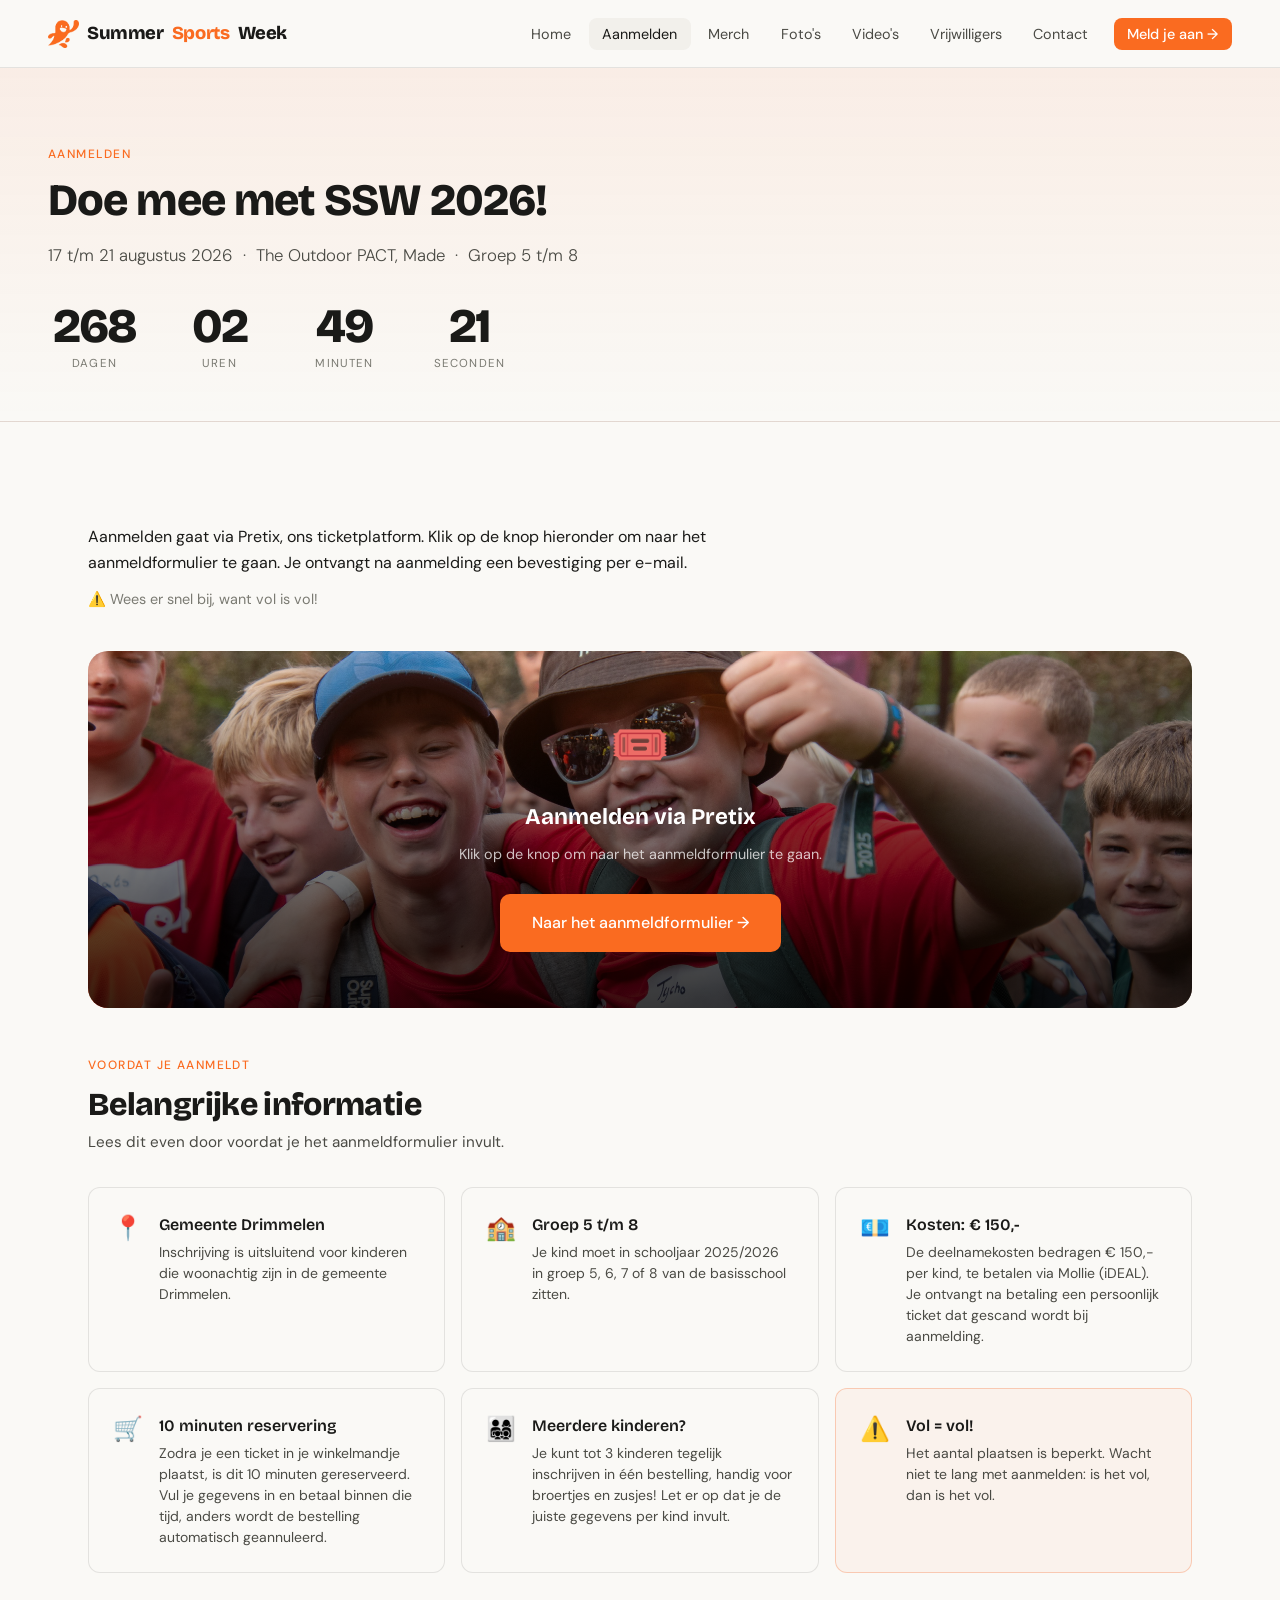
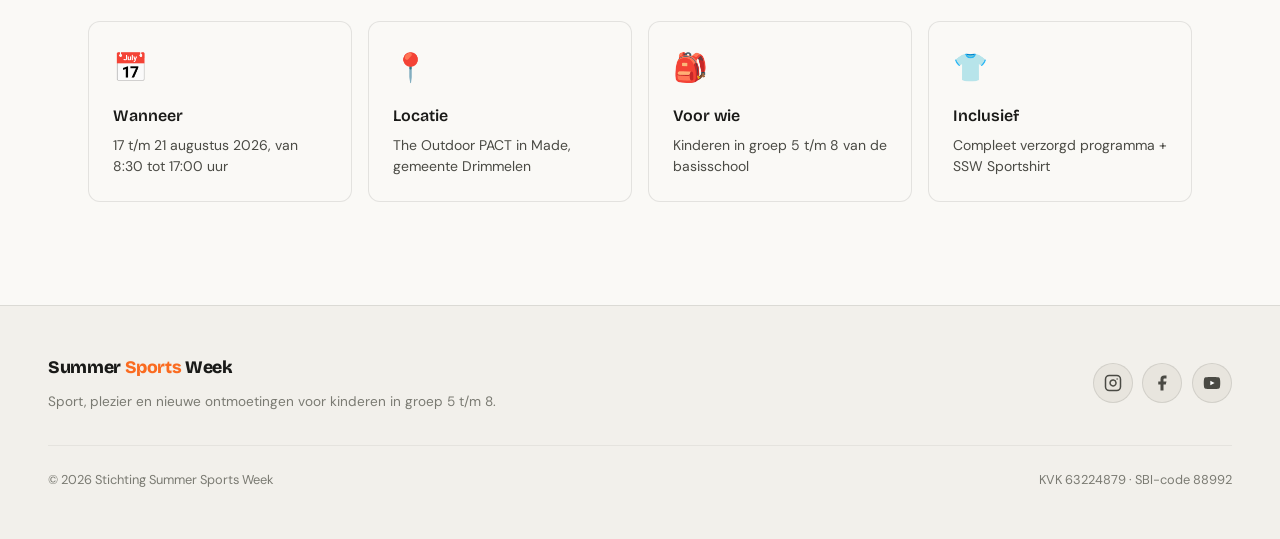
<file: aanmelden.html>
<!DOCTYPE html>
<html lang="nl">
<head>
  <meta charset="UTF-8" />
  <meta name="viewport" content="width=device-width, initial-scale=1.0" />
  <title>Aanmelden | Summer Sports Week 2026</title>
  <meta name="description" content="Meld je kind aan voor Summer Sports Week 2026. 17 t/m 21 augustus in Made." />
  <link rel="icon" type="image/png" href="logos/SSW_ICON.png" />
  <link rel="stylesheet" href="css/style.css" />
  <link rel="preconnect" href="https://fonts.googleapis.com">
  <link rel="preconnect" href="https://fonts.gstatic.com" crossorigin>
  <link href="https://fonts.googleapis.com/css2?family=Bricolage+Grotesque:opsz,wght@12..96,400;12..96,600;12..96,800&family=DM+Sans:ital,opsz,wght@0,9..40,300;0,9..40,400;0,9..40,500;1,9..40,300&display=swap" rel="stylesheet">
</head>
<body>

<nav>
  <a href="index.html" class="nav-logo"><img src="logos/SSW_ICON.png" alt="" style="height:28px; width:auto;">Summer <span>Sports</span> Week</a>
  <button class="nav-hamburger" aria-label="Menu openen">
    <span></span><span></span><span></span>
  </button>
  <ul class="nav-links">
    <li><a href="index.html">Home</a></li>
    <li><a href="aanmelden.html">Aanmelden</a></li>
    <li><a href="merch.html">Merch</a></li>
    <li><a href="fotos.html">Foto's</a></li>
    <li><a href="videos.html">Video's</a></li>
    <li><a href="vrijwilligers.html">Vrijwilligers</a></li>
    <li><a href="contact.html">Contact</a></li>
    <li><a href="aanmelden.html" class="nav-cta">Meld je aan →</a></li>
  </ul>
</nav>

<main>
  <div class="page-header">
    <div class="page-header-inner">
      <p class="section-label">Aanmelden</p>
      <h1 class="section-title animate-up">Doe mee met SSW 2026!</h1>
      <p class="section-subtitle animate-up delay-1">17 t/m 21 augustus 2026 &nbsp;·&nbsp; The Outdoor PACT, Made &nbsp;·&nbsp; Groep 5 t/m 8</p>

      <div class="countdown animate-up delay-2" style="margin-top:2rem">
        <div class="countdown-item">
          <span class="countdown-num" id="cd-days">–</span>
          <span class="countdown-label">Dagen</span>
        </div>
        <div class="countdown-item">
          <span class="countdown-num" id="cd-hours">–</span>
          <span class="countdown-label">Uren</span>
        </div>
        <div class="countdown-item">
          <span class="countdown-num" id="cd-minutes">–</span>
          <span class="countdown-label">Minuten</span>
        </div>
        <div class="countdown-item">
          <span class="countdown-num" id="cd-seconds">–</span>
          <span class="countdown-label">Seconden</span>
        </div>
      </div>
    </div>
  </div>

  <section class="section">
    <div class="reveal" style="max-width:680px; margin-bottom:2.5rem">
      <p>Aanmelden gaat via Pretix, ons ticketplatform. Klik op de knop hieronder om naar het aanmeldformulier te gaan. Je ontvangt na aanmelding een bevestiging per e-mail.</p>
      <p style="margin-top:0.75rem; color:var(--c-text3); font-size:0.9rem">⚠️ Wees er snel bij, want vol is vol!</p>
    </div>

    <div class="reveal" style="
      position: relative;
      overflow: hidden;
      border-radius: 20px;
      padding: clamp(2rem, 5vw, 3.5rem);
      text-align: center;
    ">
      <img src="images/aanmelden_index.jpeg" alt="" style="
        position: absolute;
        inset: 0;
        width: 100%;
        height: 100%;
        object-fit: cover;
        object-position: center;
      ">
      <div style="
        position: absolute;
        inset: 0;
        background: linear-gradient(to top, rgba(0,0,0,0.78) 0%, rgba(0,0,0,0.45) 55%, rgba(245,86,10,0.15) 100%);
      "></div>
      <div style="position: relative; z-index: 1;">
        <div style="font-size:3rem; margin-bottom:1rem">🎟️</div>
        <h2 style="font-family:var(--font-display); font-size:1.4rem; font-weight:700; color:#fff; margin-bottom:0.5rem">Aanmelden via Pretix</h2>
        <p style="color:rgba(255,255,255,0.75); font-size:0.9rem; margin-bottom:1.75rem; max-width:380px; margin-left:auto; margin-right:auto">Klik op de knop om naar het aanmeldformulier te gaan.</p>
        <a href="https://tickets.summersportsweek.nl/SSW2026/" target="_blank" rel="noopener" class="btn btn-primary" style="font-size:1rem; padding:1rem 2rem">
          Naar het aanmeldformulier →
        </a>
      </div>
    </div>

    <div class="reveal" style="margin-top:3rem">
      <p class="section-label">Voordat je aanmeldt</p>
      <h2 class="section-title" style="font-size:clamp(1.4rem,3vw,2rem); margin-bottom:0.5rem">Belangrijke informatie</h2>
      <p style="color:var(--c-text2); font-size:0.95rem; margin-bottom:2rem">Lees dit even door voordat je het aanmeldformulier invult.</p>
      <div style="display:grid; grid-template-columns:repeat(auto-fill, minmax(280px,1fr)); gap:1rem">
        <div class="info-card" style="display:flex; gap:1rem; align-items:flex-start">
          <span style="font-size:1.5rem; flex-shrink:0; line-height:1.3">📍</span>
          <div>
            <h3 style="margin-bottom:0.3rem">Gemeente Drimmelen</h3>
            <p>Inschrijving is uitsluitend voor kinderen die woonachtig zijn in de gemeente Drimmelen.</p>
          </div>
        </div>
        <div class="info-card" style="display:flex; gap:1rem; align-items:flex-start">
          <span style="font-size:1.5rem; flex-shrink:0; line-height:1.3">🏫</span>
          <div>
            <h3 style="margin-bottom:0.3rem">Groep 5 t/m 8</h3>
            <p>Je kind moet in schooljaar 2025/2026 in groep 5, 6, 7 of 8 van de basisschool zitten.</p>
          </div>
        </div>
        <div class="info-card" style="display:flex; gap:1rem; align-items:flex-start">
          <span style="font-size:1.5rem; flex-shrink:0; line-height:1.3">💶</span>
          <div>
            <h3 style="margin-bottom:0.3rem">Kosten: € 150,-</h3>
            <p>De deelnamekosten bedragen € 150,- per kind, te betalen via Mollie (iDEAL). Je ontvangt na betaling een persoonlijk ticket dat gescand wordt bij aanmelding.</p>
          </div>
        </div>
        <div class="info-card" style="display:flex; gap:1rem; align-items:flex-start">
          <span style="font-size:1.5rem; flex-shrink:0; line-height:1.3">🛒</span>
          <div>
            <h3 style="margin-bottom:0.3rem">10 minuten reservering</h3>
            <p>Zodra je een ticket in je winkelmandje plaatst, is dit 10 minuten gereserveerd. Vul je gegevens in en betaal binnen die tijd, anders wordt de bestelling automatisch geannuleerd.</p>
          </div>
        </div>
        <div class="info-card" style="display:flex; gap:1rem; align-items:flex-start">
          <span style="font-size:1.5rem; flex-shrink:0; line-height:1.3">👨‍👩‍👧‍👦</span>
          <div>
            <h3 style="margin-bottom:0.3rem">Meerdere kinderen?</h3>
            <p>Je kunt tot 3 kinderen tegelijk inschrijven in één bestelling, handig voor broertjes en zusjes! Let er op dat je de juiste gegevens per kind invult.</p>
          </div>
        </div>
        <div class="info-card" style="display:flex; gap:1rem; align-items:flex-start; border-color:rgba(245,86,10,0.25); background:rgba(245,86,10,0.04)">
          <span style="font-size:1.5rem; flex-shrink:0; line-height:1.3">⚠️</span>
          <div>
            <h3 style="margin-bottom:0.3rem">Vol = vol!</h3>
            <p>Het aantal plaatsen is beperkt. Wacht niet te lang met aanmelden: is het vol, dan is het vol.</p>
          </div>
        </div>
      </div>
    </div>

    <div class="info-cards reveal" style="margin-top:3rem">
      <div class="info-card">
        <div class="info-card-icon">📅</div>
        <h3>Wanneer</h3>
        <p>17 t/m 21 augustus 2026, van 8:30 tot 17:00 uur</p>
      </div>
      <div class="info-card">
        <div class="info-card-icon">📍</div>
        <h3>Locatie</h3>
        <p>The Outdoor PACT in Made, gemeente Drimmelen</p>
      </div>
      <div class="info-card">
        <div class="info-card-icon">🎒</div>
        <h3>Voor wie</h3>
        <p>Kinderen in groep 5 t/m 8 van de basisschool</p>
      </div>
      <div class="info-card">
        <div class="info-card-icon">👕</div>
        <h3>Inclusief</h3>
        <p>Compleet verzorgd programma + SSW Sportshirt</p>
      </div>
    </div>
  </section>
</main>

<footer>
  <div class="footer-inner">
    <div class="footer-brand">
      <a href="index.html" class="nav-logo" style="margin-bottom:0.6rem; display:block">Summer <span>Sports</span> Week</a>
      <p>Sport, plezier en nieuwe ontmoetingen voor kinderen in groep 5 t/m 8.</p>
    </div>
    <div class="footer-socials">
      <a href="https://www.instagram.com/summersportsweek/" target="_blank" rel="noopener" class="footer-social-link" aria-label="Instagram">
        <svg width="18" height="18" viewBox="0 0 24 24" fill="none" stroke="currentColor" stroke-width="2" stroke-linecap="round" stroke-linejoin="round"><rect x="2" y="2" width="20" height="20" rx="5" ry="5"/><path d="M16 11.37A4 4 0 1112.63 8 4 4 0 0116 11.37z"/><line x1="17.5" y1="6.5" x2="17.51" y2="6.5"/></svg>
      </a>
      <a href="https://nl-nl.facebook.com/pages/category/Sports-Event/Summer-Sports-Week-331036767025035/" target="_blank" rel="noopener" class="footer-social-link" aria-label="Facebook">
        <svg width="18" height="18" viewBox="0 0 24 24" fill="currentColor"><path d="M18 2h-3a5 5 0 00-5 5v3H7v4h3v8h4v-8h3l1-4h-4V7a1 1 0 011-1h3z"/></svg>
      </a>
      <a href="https://www.youtube.com/channel/UCxpCio21OCXg7ZdBOnwWqRw" target="_blank" rel="noopener" class="footer-social-link" aria-label="YouTube">
        <svg width="18" height="18" viewBox="0 0 24 24" fill="currentColor"><path d="M22.54 6.42a2.78 2.78 0 00-1.95-1.96C18.88 4 12 4 12 4s-6.88 0-8.59.46a2.78 2.78 0 00-1.95 1.96A29 29 0 001 12a29 29 0 00.46 5.58A2.78 2.78 0 003.41 19.6C5.12 20 12 20 12 20s6.88 0 8.59-.46a2.78 2.78 0 001.95-1.95A29 29 0 0023 12a29 29 0 00-.46-5.58z"/><polygon points="9.75 15.02 15.5 12 9.75 8.98 9.75 15.02" fill="white"/></svg>
      </a>
    </div>
  </div>
  <div class="footer-bottom">
    <p>© 2026 Stichting Summer Sports Week</p>
    <p>KVK 63224879 · SBI-code 88992</p>
  </div>
</footer>

<script src="js/main.js"></script>
</body>
</html>
</file>
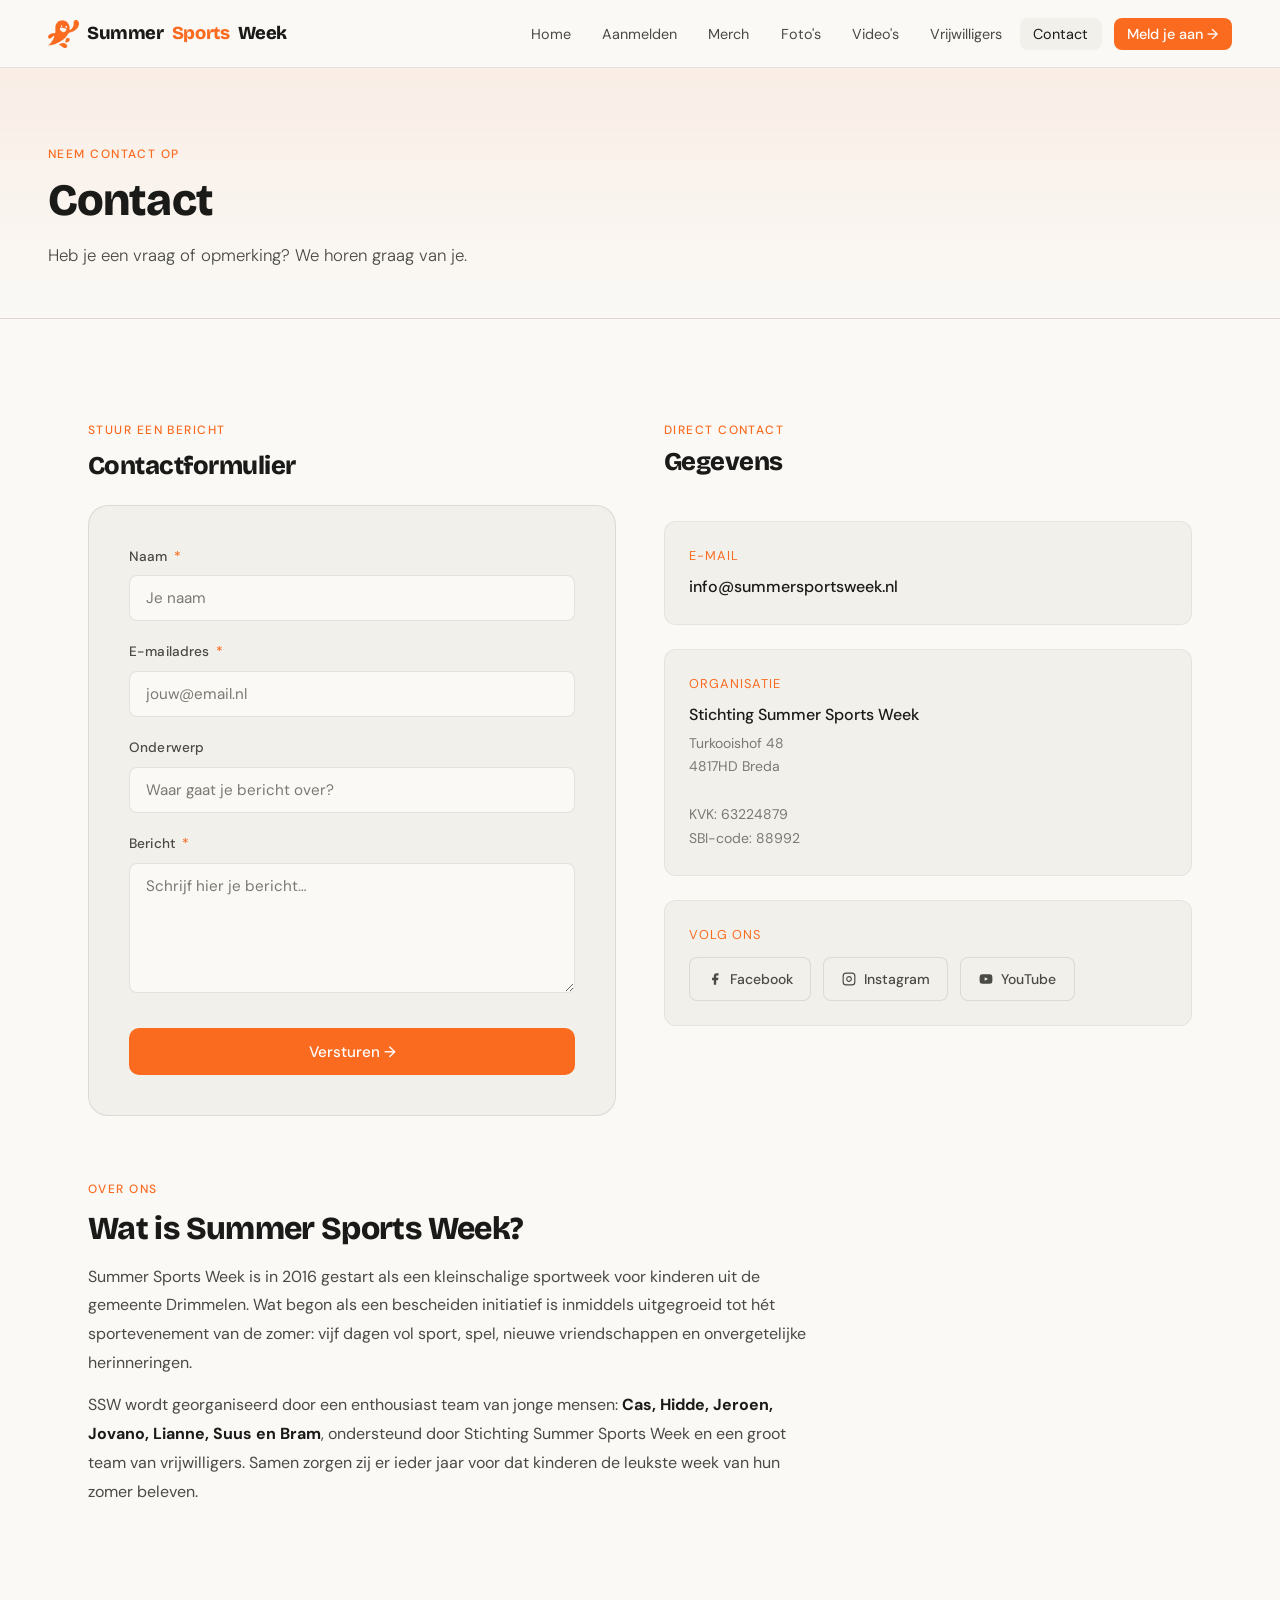
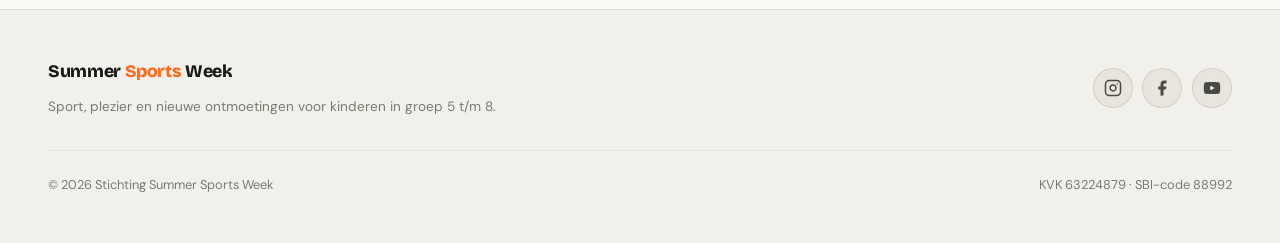
<file: contact.html>
<!DOCTYPE html>
<html lang="nl">
<head>
  <meta charset="UTF-8" />
  <meta name="viewport" content="width=device-width, initial-scale=1.0" />
  <title>Contact | Summer Sports Week</title>
  <meta name="description" content="Neem contact op met Stichting Summer Sports Week." />
  <link rel="icon" type="image/png" href="logos/SSW_ICON.png" />
  <link rel="stylesheet" href="css/style.css" />
  <link rel="preconnect" href="https://fonts.googleapis.com">
  <link rel="preconnect" href="https://fonts.gstatic.com" crossorigin>
  <link href="https://fonts.googleapis.com/css2?family=Bricolage+Grotesque:opsz,wght@12..96,400;12..96,600;12..96,800&family=DM+Sans:ital,opsz,wght@0,9..40,300;0,9..40,400;0,9..40,500;1,9..40,300&display=swap" rel="stylesheet">
</head>
<body>

<nav>
  <a href="index.html" class="nav-logo"><img src="logos/SSW_ICON.png" alt="" style="height:28px; width:auto;">Summer <span>Sports</span> Week</a>
  <button class="nav-hamburger" aria-label="Menu openen">
    <span></span><span></span><span></span>
  </button>
  <ul class="nav-links">
    <li><a href="index.html">Home</a></li>
    <li><a href="aanmelden.html">Aanmelden</a></li>
    <li><a href="merch.html">Merch</a></li>
    <li><a href="fotos.html">Foto's</a></li>
    <li><a href="videos.html">Video's</a></li>
    <li><a href="vrijwilligers.html">Vrijwilligers</a></li>
    <li><a href="contact.html" class="active">Contact</a></li>
    <li><a href="aanmelden.html" class="nav-cta">Meld je aan →</a></li>
  </ul>
</nav>

<main>
  <div class="page-header">
    <div class="page-header-inner">
      <p class="section-label">Neem contact op</p>
      <h1 class="section-title animate-up">Contact</h1>
      <p class="section-subtitle animate-up delay-1">Heb je een vraag of opmerking? We horen graag van je.</p>
    </div>
  </div>

  <section class="section">

    <div class="contact-grid" style="display:grid; grid-template-columns: 1fr 1fr; gap:3rem; align-items:stretch">

      <!-- Form -->
      <div class="reveal" style="display:flex; flex-direction:column">
        <p class="section-label">Stuur een bericht</p>
        <h2 class="section-title" style="font-size:1.6rem; margin-bottom:1.5rem">Contactformulier</h2>
        <form
          class="form-card"
          style="flex:1"
          data-formspree="https://formspree.io/f/mvzndlqa"
          action="https://formspree.io/f/mvzndlqa"
          method="POST"
        >
          <div class="form-group">
            <label class="form-label" for="naam">Naam <span class="required">*</span></label>
            <input class="form-input" type="text" id="naam" name="naam" placeholder="Je naam" required />
          </div>

          <div class="form-group">
            <label class="form-label" for="email">E-mailadres <span class="required">*</span></label>
            <input class="form-input" type="email" id="email" name="email" placeholder="jouw@email.nl" required />
          </div>

          <div class="form-group">
            <label class="form-label" for="onderwerp">Onderwerp</label>
            <input class="form-input" type="text" id="onderwerp" name="onderwerp" placeholder="Waar gaat je bericht over?" />
          </div>

          <div class="form-group">
            <label class="form-label" for="bericht">Bericht <span class="required">*</span></label>
            <textarea class="form-textarea" id="bericht" name="bericht" placeholder="Schrijf hier je bericht…" required></textarea>
          </div>

          <button type="submit" class="btn btn-primary" style="width:100%; justify-content:center; margin-top:0.5rem">
            Versturen →
          </button>
        </form>

        <div class="form-success" style="max-width:620px">
          ✅ Bedankt voor je bericht! We nemen zo snel mogelijk contact met je op.
        </div>
      </div>

      <!-- Contact info -->
      <div class="reveal" style="display:flex; flex-direction:column; gap:1.5rem">
        <div>
          <p class="section-label" style="margin-bottom:0.5rem">Direct contact</p>
          <h2 class="section-title" style="font-size:1.6rem; margin-bottom:1.25rem">Gegevens</h2>
        </div>

        <div style="background:var(--c-bg2); border:1px solid var(--c-border2); border-radius:var(--radius); padding:1.5rem">
          <p style="font-size:0.8rem; text-transform:uppercase; letter-spacing:0.08em; color:var(--c-orange); margin-bottom:0.5rem">E-mail</p>
          <a href="mailto:info@summersportsweek.nl" style="color:var(--c-text); font-size:1rem; font-weight:500; text-decoration:none">
            info@summersportsweek.nl
          </a>
        </div>

        <div style="background:var(--c-bg2); border:1px solid var(--c-border2); border-radius:var(--radius); padding:1.5rem">
          <p style="font-size:0.8rem; text-transform:uppercase; letter-spacing:0.08em; color:var(--c-orange); margin-bottom:0.5rem">Organisatie</p>
          <p style="color:var(--c-text); font-weight:500; margin-bottom:0.25rem">Stichting Summer Sports Week</p>
          <p style="color:var(--c-text3); font-size:0.875rem; line-height:1.7">
            Turkooishof 48<br>
            4817HD Breda<br><br>
            KVK: 63224879<br>
            SBI-code: 88992
          </p>
        </div>

        <div style="background:var(--c-bg2); border:1px solid var(--c-border2); border-radius:var(--radius); padding:1.5rem">
          <p style="font-size:0.8rem; text-transform:uppercase; letter-spacing:0.08em; color:var(--c-orange); margin-bottom:0.75rem">Volg ons</p>
          <div class="socials" style="margin-top:0">
            <a href="https://nl-nl.facebook.com/pages/category/Sports-Event/Summer-Sports-Week-331036767025035/" target="_blank" rel="noopener" class="social-link">
              <svg width="14" height="14" viewBox="0 0 24 24" fill="currentColor"><path d="M18 2h-3a5 5 0 00-5 5v3H7v4h3v8h4v-8h3l1-4h-4V7a1 1 0 011-1h3z"/></svg>
              Facebook
            </a>
            <a href="https://www.instagram.com/summersportsweek/" target="_blank" rel="noopener" class="social-link">
              <svg width="14" height="14" viewBox="0 0 24 24" fill="none" stroke="currentColor" stroke-width="2"><rect x="2" y="2" width="20" height="20" rx="5" ry="5"/><path d="M16 11.37A4 4 0 1112.63 8 4 4 0 0116 11.37z"/><line x1="17.5" y1="6.5" x2="17.51" y2="6.5"/></svg>
              Instagram
            </a>
            <a href="https://www.youtube.com/channel/UCxpCio21OCXg7ZdBOnwWqRw" target="_blank" rel="noopener" class="social-link">
              <svg width="14" height="14" viewBox="0 0 24 24" fill="currentColor"><path d="M22.54 6.42a2.78 2.78 0 00-1.95-1.96C18.88 4 12 4 12 4s-6.88 0-8.59.46a2.78 2.78 0 00-1.95 1.96A29 29 0 001 12a29 29 0 00.46 5.58A2.78 2.78 0 003.41 19.6C5.12 20 12 20 12 20s6.88 0 8.59-.46a2.78 2.78 0 001.95-1.95A29 29 0 0023 12a29 29 0 00-.46-5.58z"/><polygon points="9.75 15.02 15.5 12 9.75 8.98 9.75 15.02" fill="var(--c-bg2)"/></svg>
              YouTube
            </a>
          </div>
        </div>
      </div>

    </div>


    <!-- Over SSW -->
    <div class="reveal" style="margin-top:4rem">
      <p class="section-label">Over ons</p>
      <h2 class="section-title" style="font-size:clamp(1.4rem,3vw,2rem); margin-bottom:1rem">Wat is Summer Sports Week?</h2>
      <p style="color:var(--c-text2); line-height:1.8; max-width:720px; margin-bottom:0.85rem">
        Summer Sports Week is in 2016 gestart als een kleinschalige sportweek voor kinderen uit de gemeente Drimmelen. Wat begon als een bescheiden initiatief is inmiddels uitgegroeid tot hét sportevenement van de zomer: vijf dagen vol sport, spel, nieuwe vriendschappen en onvergetelijke herinneringen.
      </p>
      <p style="color:var(--c-text2); line-height:1.8; max-width:720px">
        SSW wordt georganiseerd door een enthousiast team van jonge mensen: <strong style="color:var(--c-text)">Cas, Hidde, Jeroen, Jovano, Lianne, Suus en Bram</strong>, ondersteund door Stichting Summer Sports Week en een groot team van vrijwilligers. Samen zorgen zij er ieder jaar voor dat kinderen de leukste week van hun zomer beleven.
      </p>
    </div>

  </section>
</main>

<footer>
  <div class="footer-inner">
    <div class="footer-brand">
      <a href="index.html" class="nav-logo" style="margin-bottom:0.6rem; display:block">Summer <span>Sports</span> Week</a>
      <p>Sport, plezier en nieuwe ontmoetingen voor kinderen in groep 5 t/m 8.</p>
    </div>
    <div class="footer-socials">
      <a href="https://www.instagram.com/summersportsweek/" target="_blank" rel="noopener" class="footer-social-link" aria-label="Instagram">
        <svg width="18" height="18" viewBox="0 0 24 24" fill="none" stroke="currentColor" stroke-width="2" stroke-linecap="round" stroke-linejoin="round"><rect x="2" y="2" width="20" height="20" rx="5" ry="5"/><path d="M16 11.37A4 4 0 1112.63 8 4 4 0 0116 11.37z"/><line x1="17.5" y1="6.5" x2="17.51" y2="6.5"/></svg>
      </a>
      <a href="https://nl-nl.facebook.com/pages/category/Sports-Event/Summer-Sports-Week-331036767025035/" target="_blank" rel="noopener" class="footer-social-link" aria-label="Facebook">
        <svg width="18" height="18" viewBox="0 0 24 24" fill="currentColor"><path d="M18 2h-3a5 5 0 00-5 5v3H7v4h3v8h4v-8h3l1-4h-4V7a1 1 0 011-1h3z"/></svg>
      </a>
      <a href="https://www.youtube.com/channel/UCxpCio21OCXg7ZdBOnwWqRw" target="_blank" rel="noopener" class="footer-social-link" aria-label="YouTube">
        <svg width="18" height="18" viewBox="0 0 24 24" fill="currentColor"><path d="M22.54 6.42a2.78 2.78 0 00-1.95-1.96C18.88 4 12 4 12 4s-6.88 0-8.59.46a2.78 2.78 0 00-1.95 1.96A29 29 0 001 12a29 29 0 00.46 5.58A2.78 2.78 0 003.41 19.6C5.12 20 12 20 12 20s6.88 0 8.59-.46a2.78 2.78 0 001.95-1.95A29 29 0 0023 12a29 29 0 00-.46-5.58z"/><polygon points="9.75 15.02 15.5 12 9.75 8.98 9.75 15.02" fill="white"/></svg>
      </a>
    </div>
  </div>
  <div class="footer-bottom">
    <p>© 2026 Stichting Summer Sports Week</p>
    <p>KVK 63224879 · SBI-code 88992</p>
  </div>
</footer>

<script src="js/main.js"></script>
</body>
</html>
</file>
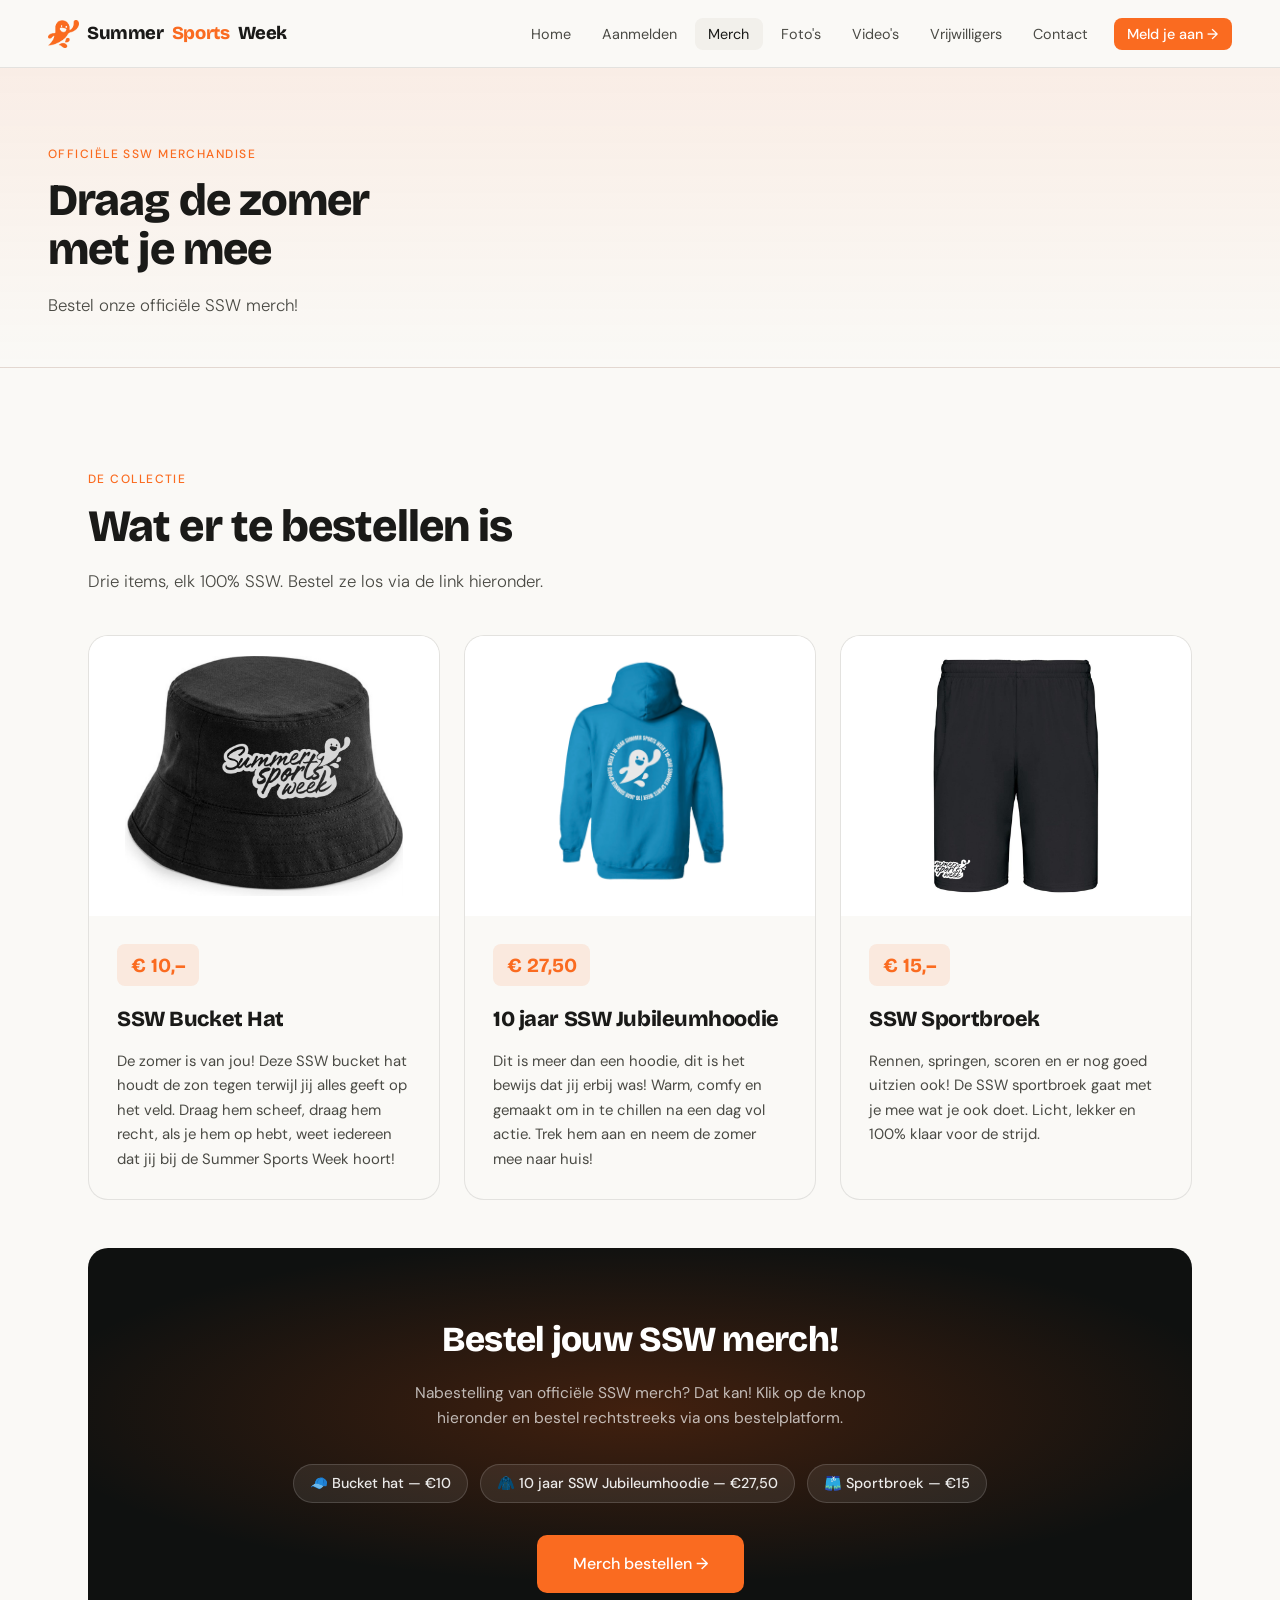
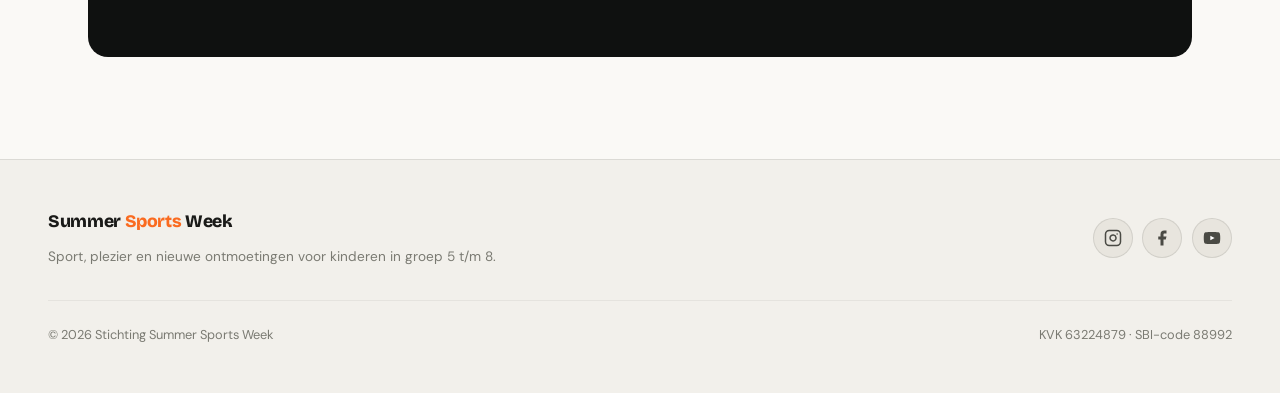
<file: merch.html>
<!DOCTYPE html>
<html lang="nl">
<head>
  <meta charset="UTF-8" />
  <meta name="viewport" content="width=device-width, initial-scale=1.0" />
  <title>Merch | Summer Sports Week 2026</title>
  <meta name="description" content="Officiële SSW merchandise: bucket hat, jubileumhoodie en sportbroek. Bestel mee tijdens het aanmelden voor Summer Sports Week 2026." />
  <link rel="icon" type="image/png" href="logos/SSW_ICON.png" />
  <link rel="stylesheet" href="css/style.css" />
  <link rel="preconnect" href="https://fonts.googleapis.com">
  <link rel="preconnect" href="https://fonts.gstatic.com" crossorigin>
  <link href="https://fonts.googleapis.com/css2?family=Bricolage+Grotesque:opsz,wght@12..96,400;12..96,600;12..96,800&family=DM+Sans:ital,opsz,wght@0,9..40,300;0,9..40,400;0,9..40,500;1,9..40,300&display=swap" rel="stylesheet">
</head>
<body>

<nav>
  <a href="index.html" class="nav-logo"><img src="logos/SSW_ICON.png" alt="" style="height:28px; width:auto;">Summer <span>Sports</span> Week</a>
  <button class="nav-hamburger" aria-label="Menu openen">
    <span></span><span></span><span></span>
  </button>
  <ul class="nav-links">
    <li><a href="index.html">Home</a></li>
    <li><a href="aanmelden.html">Aanmelden</a></li>
    <li><a href="merch.html" class="active">Merch</a></li>
    <li><a href="fotos.html">Foto's</a></li>
    <li><a href="videos.html">Video's</a></li>
    <li><a href="vrijwilligers.html">Vrijwilligers</a></li>
    <li><a href="contact.html">Contact</a></li>
    <li><a href="aanmelden.html" class="nav-cta">Meld je aan →</a></li>
  </ul>
</nav>

<main>
  <div class="page-header">
    <div class="page-header-inner">
      <p class="section-label">Officiële SSW Merchandise</p>
      <h1 class="section-title animate-up">Draag de zomer<br>met je mee</h1>
      <p class="section-subtitle animate-up delay-1">Bestel onze officiële SSW merch!</p>
    </div>
  </div>

  <section class="section">
    <div class="reveal">
      <p class="section-label">De collectie</p>
      <h2 class="section-title">Wat er te bestellen is</h2>
      <p class="section-subtitle">Drie items, elk 100% SSW. Bestel ze los via de link hieronder.</p>
    </div>

    <div class="merch-grid reveal">

      <div class="merch-card">
        <div class="merch-card-visual">
          <img src="images/items/bucket hat.png" alt="SSW Bucket Hat">
        </div>
        <div class="merch-card-body">
          <span class="merch-price-tag">€ 10,–</span>
          <h2>SSW Bucket Hat</h2>
          <p>De zomer is van jou! Deze SSW bucket hat houdt de zon tegen terwijl jij alles geeft op het veld. Draag hem scheef, draag hem recht, als je hem op hebt, weet iedereen dat jij bij de Summer Sports Week hoort!</p>
        </div>
      </div>

      <div class="merch-card">
        <div class="merch-card-visual">
          <img src="images/items/hoodie.png" alt="10 jaar SSW Jubileumhoodie">
        </div>
        <div class="merch-card-body">
          <span class="merch-price-tag">€ 27,50</span>
          <h2>10 jaar SSW Jubileumhoodie</h2>
          <p>Dit is meer dan een hoodie, dit is het bewijs dat jij erbij was! Warm, comfy en gemaakt om in te chillen na een dag vol actie. Trek hem aan en neem de zomer mee naar huis!</p>
        </div>
      </div>

      <div class="merch-card">
        <div class="merch-card-visual">
          <img src="images/items/broekje.jpeg" alt="SSW Sportbroek">
        </div>
        <div class="merch-card-body">
          <span class="merch-price-tag">€ 15,–</span>
          <h2>SSW Sportbroek</h2>
          <p>Rennen, springen, scoren en er nog goed uitzien ook! De SSW sportbroek gaat met je mee wat je ook doet. Licht, lekker en 100% klaar voor de strijd.</p>
        </div>
      </div>

    </div>

    <div class="merch-cta-banner reveal">
      <h2>Bestel jouw SSW merch!</h2>
      <p>Nabestelling van officiële SSW merch? Dat kan! Klik op de knop hieronder en bestel rechtstreeks via ons bestelplatform.</p>
      <div class="merch-price-list">
        <span class="merch-price-pill">🧢 Bucket hat &mdash; €10</span>
        <span class="merch-price-pill">🧥 10 jaar SSW Jubileumhoodie &mdash; €27,50</span>
        <span class="merch-price-pill">🩳 Sportbroek &mdash; €15</span>
      </div>
      <a href="https://tickets.summersportsweek.nl/SSW2026/" target="_blank" rel="noopener" class="btn btn-primary" style="font-size:1rem; padding:1rem 2.25rem">
        Merch bestellen →
      </a>
    </div>

  </section>
</main>

<footer>
  <div class="footer-inner">
    <div class="footer-brand">
      <a href="index.html" class="nav-logo" style="margin-bottom:0.6rem; display:block">Summer <span>Sports</span> Week</a>
      <p>Sport, plezier en nieuwe ontmoetingen voor kinderen in groep 5 t/m 8.</p>
    </div>
    <div class="footer-socials">
      <a href="https://www.instagram.com/summersportsweek/" target="_blank" rel="noopener" class="footer-social-link" aria-label="Instagram">
        <svg width="18" height="18" viewBox="0 0 24 24" fill="none" stroke="currentColor" stroke-width="2" stroke-linecap="round" stroke-linejoin="round"><rect x="2" y="2" width="20" height="20" rx="5" ry="5"/><path d="M16 11.37A4 4 0 1112.63 8 4 4 0 0116 11.37z"/><line x1="17.5" y1="6.5" x2="17.51" y2="6.5"/></svg>
      </a>
      <a href="https://nl-nl.facebook.com/pages/category/Sports-Event/Summer-Sports-Week-331036767025035/" target="_blank" rel="noopener" class="footer-social-link" aria-label="Facebook">
        <svg width="18" height="18" viewBox="0 0 24 24" fill="currentColor"><path d="M18 2h-3a5 5 0 00-5 5v3H7v4h3v8h4v-8h3l1-4h-4V7a1 1 0 011-1h3z"/></svg>
      </a>
      <a href="https://www.youtube.com/channel/UCxpCio21OCXg7ZdBOnwWqRw" target="_blank" rel="noopener" class="footer-social-link" aria-label="YouTube">
        <svg width="18" height="18" viewBox="0 0 24 24" fill="currentColor"><path d="M22.54 6.42a2.78 2.78 0 00-1.95-1.96C18.88 4 12 4 12 4s-6.88 0-8.59.46a2.78 2.78 0 00-1.95 1.96A29 29 0 001 12a29 29 0 00.46 5.58A2.78 2.78 0 003.41 19.6C5.12 20 12 20 12 20s6.88 0 8.59-.46a2.78 2.78 0 001.95-1.95A29 29 0 0023 12a29 29 0 00-.46-5.58z"/><polygon points="9.75 15.02 15.5 12 9.75 8.98 9.75 15.02" fill="white"/></svg>
      </a>
    </div>
  </div>
  <div class="footer-bottom">
    <p>© 2026 Stichting Summer Sports Week</p>
    <p>KVK 63224879 · SBI-code 88992</p>
  </div>
</footer>

<script src="js/main.js"></script>
</body>
</html>
</file>
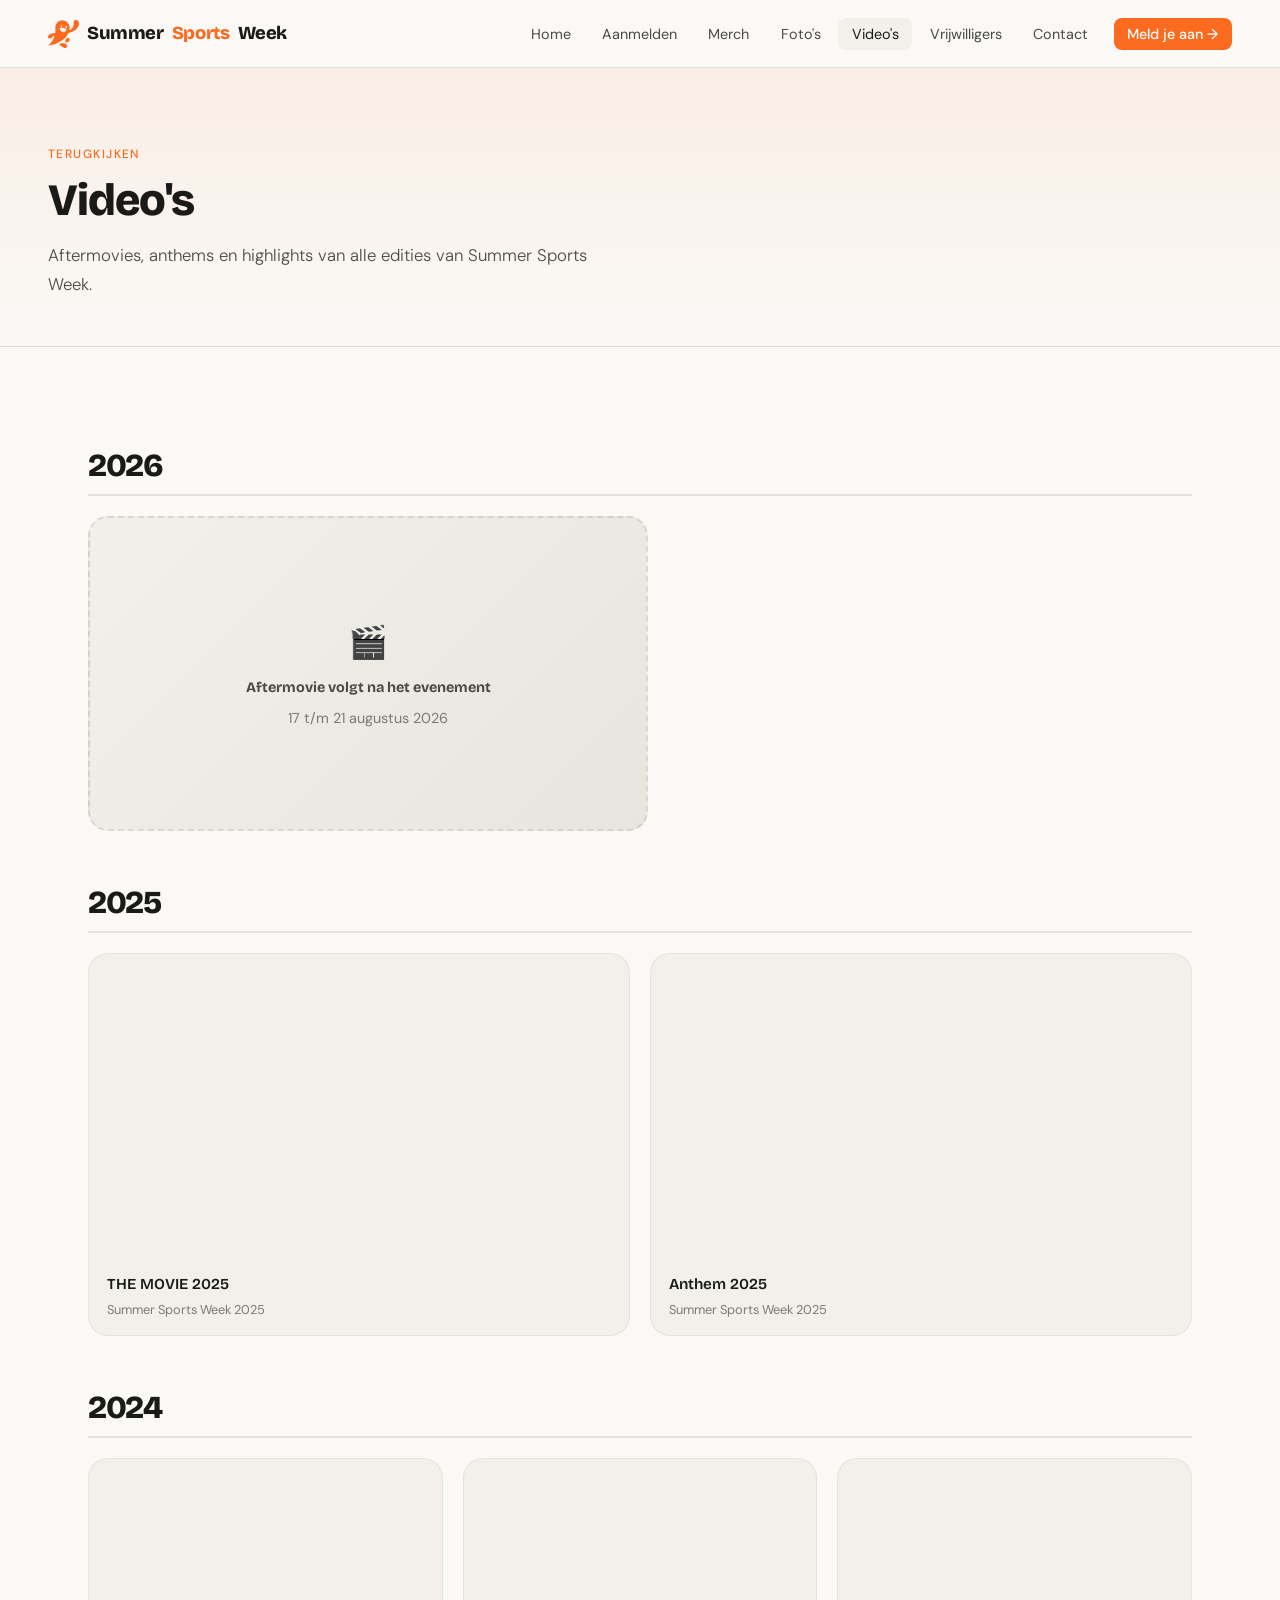
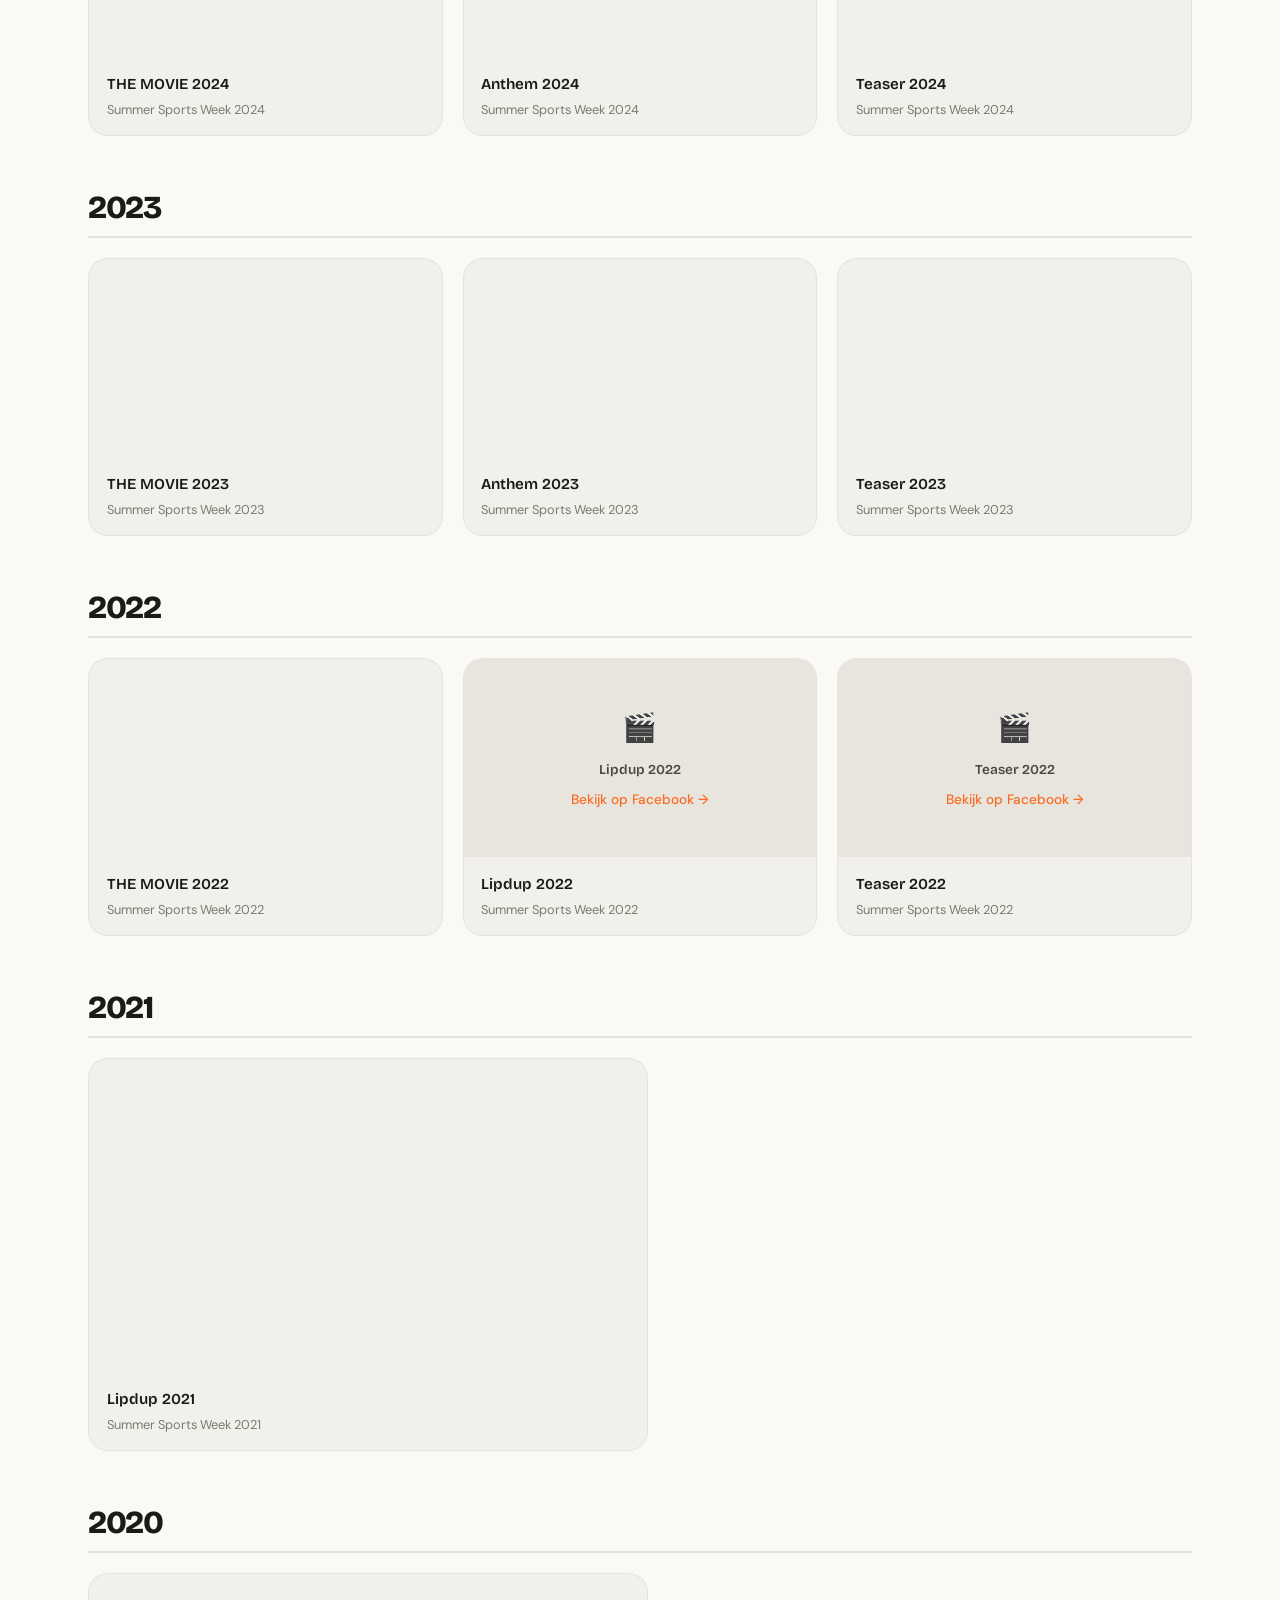
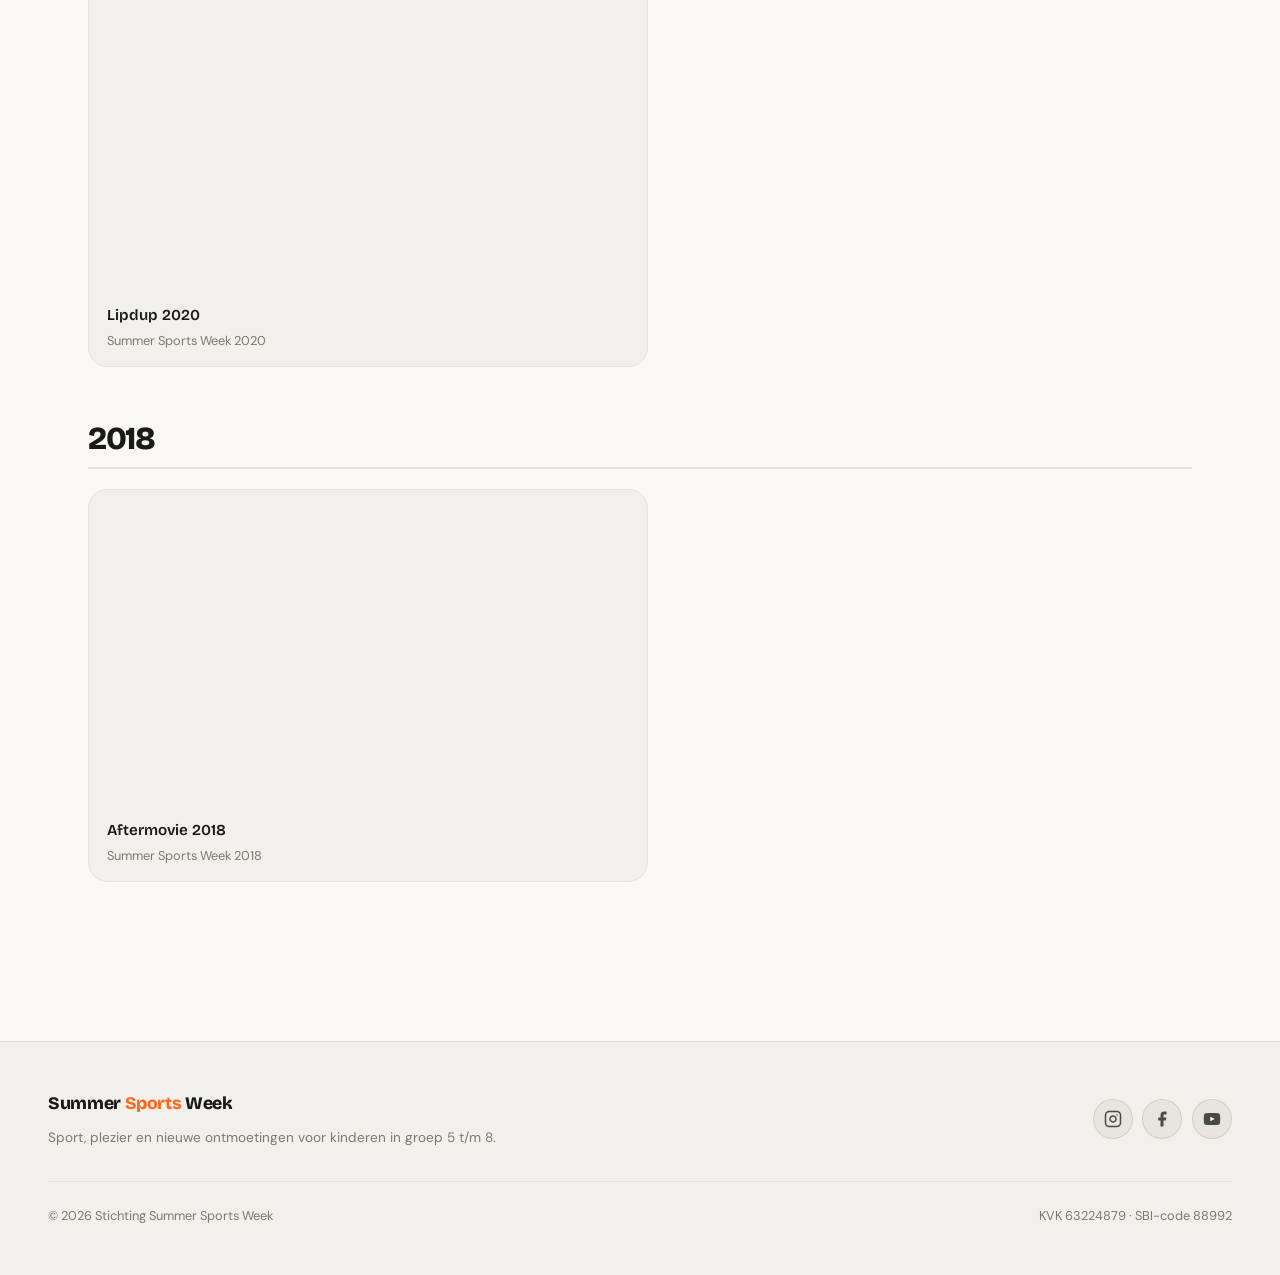
<file: videos.html>
<!DOCTYPE html>
<html lang="nl">
<head>
  <meta charset="UTF-8" />
  <meta name="viewport" content="width=device-width, initial-scale=1.0" />
  <title>Video's | Summer Sports Week</title>
  <meta name="description" content="Bekijk aftermovies en highlights van Summer Sports Week." />
  <link rel="icon" type="image/png" href="logos/SSW_ICON.png" />
  <link rel="stylesheet" href="css/style.css" />
  <link rel="preconnect" href="https://fonts.googleapis.com">
  <link rel="preconnect" href="https://fonts.gstatic.com" crossorigin>
  <link href="https://fonts.googleapis.com/css2?family=Bricolage+Grotesque:opsz,wght@12..96,400;12..96,600;12..96,800&family=DM+Sans:ital,opsz,wght@0,9..40,300;0,9..40,400;0,9..40,500;1,9..40,300&display=swap" rel="stylesheet">
</head>
<body>

<nav>
  <a href="index.html" class="nav-logo"><img src="logos/SSW_ICON.png" alt="" style="height:28px; width:auto;">Summer <span>Sports</span> Week</a>
  <button class="nav-hamburger" aria-label="Menu openen">
    <span></span><span></span><span></span>
  </button>
  <ul class="nav-links">
    <li><a href="index.html">Home</a></li>
    <li><a href="aanmelden.html">Aanmelden</a></li>
    <li><a href="merch.html">Merch</a></li>
    <li><a href="fotos.html">Foto's</a></li>
    <li><a href="videos.html" class="active">Video's</a></li>
    <li><a href="vrijwilligers.html">Vrijwilligers</a></li>
    <li><a href="contact.html">Contact</a></li>
    <li><a href="aanmelden.html" class="nav-cta">Meld je aan →</a></li>
  </ul>
</nav>

<main>
  <div class="page-header">
    <div class="page-header-inner">
      <p class="section-label">Terugkijken</p>
      <h1 class="section-title animate-up">Video's</h1>
      <p class="section-subtitle animate-up delay-1">Aftermovies, anthems en highlights van alle edities van Summer Sports Week.</p>
    </div>
  </div>

  <section class="section">

    <!-- 2026 -->
    <div class="video-year-section reveal">
      <div class="video-year-header">
        <h2 class="video-year-title">2026</h2>
      </div>
      <div class="video-coming-soon">
        <span style="font-size:2rem">🎬</span>
        <span style="font-family:var(--font-display); font-weight:700; color:var(--c-text2)">Aftermovie volgt na het evenement</span>
        <span>17 t/m 21 augustus 2026</span>
      </div>
    </div>

    <!-- 2025 -->
    <div class="video-year-section reveal">
      <div class="video-year-header">
        <h2 class="video-year-title">2025</h2>
      </div>
      <div class="video-grid two">
        <div class="embed-card">
          <iframe src="https://www.youtube.com/embed/CDNjFp8qvco"
            title="Summer Sports Week THE MOVIE 2025"
            allow="accelerometer; autoplay; clipboard-write; encrypted-media; gyroscope; picture-in-picture"
            allowfullscreen></iframe>
          <div class="embed-card-info">
            <h3>THE MOVIE 2025</h3>
            <p>Summer Sports Week 2025</p>
          </div>
        </div>
        <div class="embed-card">
          <iframe src="https://www.youtube.com/embed/tYfQtqf5jMU"
            title="Summer Sports Week Anthem 2025"
            allow="accelerometer; autoplay; clipboard-write; encrypted-media; gyroscope; picture-in-picture"
            allowfullscreen></iframe>
          <div class="embed-card-info">
            <h3>Anthem 2025</h3>
            <p>Summer Sports Week 2025</p>
          </div>
        </div>
      </div>
    </div>

    <!-- 2024 -->
    <div class="video-year-section reveal">
      <div class="video-year-header">
        <h2 class="video-year-title">2024</h2>
      </div>
      <div class="video-grid">
        <div class="embed-card">
          <iframe src="https://www.youtube.com/embed/v5n_riTIeO4"
            title="Summer Sports Week THE MOVIE 2024"
            allow="accelerometer; autoplay; clipboard-write; encrypted-media; gyroscope; picture-in-picture"
            allowfullscreen></iframe>
          <div class="embed-card-info">
            <h3>THE MOVIE 2024</h3>
            <p>Summer Sports Week 2024</p>
          </div>
        </div>
        <div class="embed-card">
          <iframe src="https://www.youtube.com/embed/GSnSZXTDkjI"
            title="Summer Sports Week Anthem 2024"
            allow="accelerometer; autoplay; clipboard-write; encrypted-media; gyroscope; picture-in-picture"
            allowfullscreen></iframe>
          <div class="embed-card-info">
            <h3>Anthem 2024</h3>
            <p>Summer Sports Week 2024</p>
          </div>
        </div>
        <div class="embed-card">
          <iframe src="https://www.youtube.com/embed/qxNkaGxMsB0"
            title="Summer Sports Week Teaser 2024"
            allow="accelerometer; autoplay; clipboard-write; encrypted-media; gyroscope; picture-in-picture"
            allowfullscreen></iframe>
          <div class="embed-card-info">
            <h3>Teaser 2024</h3>
            <p>Summer Sports Week 2024</p>
          </div>
        </div>
      </div>
    </div>

    <!-- 2023 -->
    <div class="video-year-section reveal">
      <div class="video-year-header">
        <h2 class="video-year-title">2023</h2>
      </div>
      <div class="video-grid">
        <div class="embed-card">
          <iframe src="https://www.youtube.com/embed/J3GhZImXvZ0"
            title="Summer Sports Week THE MOVIE 2023"
            allow="accelerometer; autoplay; clipboard-write; encrypted-media; gyroscope; picture-in-picture"
            allowfullscreen></iframe>
          <div class="embed-card-info">
            <h3>THE MOVIE 2023</h3>
            <p>Summer Sports Week 2023</p>
          </div>
        </div>
        <div class="embed-card">
          <iframe src="https://www.youtube.com/embed/9lu1K7W21zs"
            title="Summer Sports Week Anthem 2023"
            allow="accelerometer; autoplay; clipboard-write; encrypted-media; gyroscope; picture-in-picture"
            allowfullscreen></iframe>
          <div class="embed-card-info">
            <h3>Anthem 2023</h3>
            <p>Summer Sports Week 2023</p>
          </div>
        </div>
        <div class="embed-card">
          <iframe src="https://www.youtube.com/embed/qgFjyK7yk4Q"
            title="Summer Sports Week Teaser 2023"
            allow="accelerometer; autoplay; clipboard-write; encrypted-media; gyroscope; picture-in-picture"
            allowfullscreen></iframe>
          <div class="embed-card-info">
            <h3>Teaser 2023</h3>
            <p>Summer Sports Week 2023</p>
          </div>
        </div>
      </div>
    </div>

    <!-- 2022 -->
    <div class="video-year-section reveal">
      <div class="video-year-header">
        <h2 class="video-year-title">2022</h2>
      </div>
      <div class="video-grid">
        <div class="embed-card">
          <iframe src="https://www.youtube.com/embed/bKc1b4d9puQ"
            title="Summer Sports Week THE MOVIE 2022"
            allow="accelerometer; autoplay; clipboard-write; encrypted-media; gyroscope; picture-in-picture"
            allowfullscreen></iframe>
          <div class="embed-card-info">
            <h3>THE MOVIE 2022</h3>
            <p>Summer Sports Week 2022</p>
          </div>
        </div>
        <a href="https://www.facebook.com/watch/?v=589506199505919" target="_blank" rel="noopener" class="embed-card" style="text-decoration:none; display:block">
          <div class="embed-card-placeholder">
            <span style="font-size:1.75rem">🎬</span>
            <span style="font-family:var(--font-display); font-weight:600; color:var(--c-text2)">Lipdup 2022</span>
            <span style="color:var(--c-orange); font-weight:500">Bekijk op Facebook →</span>
          </div>
          <div class="embed-card-info">
            <h3>Lipdup 2022</h3>
            <p>Summer Sports Week 2022</p>
          </div>
        </a>
        <a href="https://www.facebook.com/watch/?v=1422782284866944" target="_blank" rel="noopener" class="embed-card" style="text-decoration:none; display:block">
          <div class="embed-card-placeholder">
            <span style="font-size:1.75rem">🎬</span>
            <span style="font-family:var(--font-display); font-weight:600; color:var(--c-text2)">Teaser 2022</span>
            <span style="color:var(--c-orange); font-weight:500">Bekijk op Facebook →</span>
          </div>
          <div class="embed-card-info">
            <h3>Teaser 2022</h3>
            <p>Summer Sports Week 2022</p>
          </div>
        </a>
      </div>
    </div>

    <!-- 2021 -->
    <div class="video-year-section reveal">
      <div class="video-year-header">
        <h2 class="video-year-title">2021</h2>
      </div>
      <div class="video-grid single">
        <div class="embed-card">
          <iframe src="https://www.youtube.com/embed/mF7tikBRjhQ"
            title="Summer Sports Week Lipdup 2021"
            allow="accelerometer; autoplay; clipboard-write; encrypted-media; gyroscope; picture-in-picture"
            allowfullscreen></iframe>
          <div class="embed-card-info">
            <h3>Lipdup 2021</h3>
            <p>Summer Sports Week 2021</p>
          </div>
        </div>
      </div>
    </div>

    <!-- 2020 -->
    <div class="video-year-section reveal">
      <div class="video-year-header">
        <h2 class="video-year-title">2020</h2>
      </div>
      <div class="video-grid single">
        <div class="embed-card">
          <iframe src="https://www.youtube.com/embed/SW2qw1_xyqQ"
            title="Summer Sports Week Lipdup 2020"
            allow="accelerometer; autoplay; clipboard-write; encrypted-media; gyroscope; picture-in-picture"
            allowfullscreen></iframe>
          <div class="embed-card-info">
            <h3>Lipdup 2020</h3>
            <p>Summer Sports Week 2020</p>
          </div>
        </div>
      </div>
    </div>

    <!-- 2018 -->
    <div class="video-year-section reveal">
      <div class="video-year-header">
        <h2 class="video-year-title">2018</h2>
      </div>
      <div class="video-grid single">
        <div class="embed-card">
          <iframe src="https://www.youtube.com/embed/GR9BMsrENWI"
            title="Summer Sports Week Aftermovie 2018"
            allow="accelerometer; autoplay; clipboard-write; encrypted-media; gyroscope; picture-in-picture"
            allowfullscreen></iframe>
          <div class="embed-card-info">
            <h3>Aftermovie 2018</h3>
            <p>Summer Sports Week 2018</p>
          </div>
        </div>
      </div>
    </div>

  </section>
</main>

<footer>
  <div class="footer-inner">
    <div class="footer-brand">
      <a href="index.html" class="nav-logo" style="margin-bottom:0.6rem; display:block">Summer <span>Sports</span> Week</a>
      <p>Sport, plezier en nieuwe ontmoetingen voor kinderen in groep 5 t/m 8.</p>
    </div>
    <div class="footer-socials">
      <a href="https://www.instagram.com/summersportsweek/" target="_blank" rel="noopener" class="footer-social-link" aria-label="Instagram">
        <svg width="18" height="18" viewBox="0 0 24 24" fill="none" stroke="currentColor" stroke-width="2" stroke-linecap="round" stroke-linejoin="round"><rect x="2" y="2" width="20" height="20" rx="5" ry="5"/><path d="M16 11.37A4 4 0 1112.63 8 4 4 0 0116 11.37z"/><line x1="17.5" y1="6.5" x2="17.51" y2="6.5"/></svg>
      </a>
      <a href="https://nl-nl.facebook.com/pages/category/Sports-Event/Summer-Sports-Week-331036767025035/" target="_blank" rel="noopener" class="footer-social-link" aria-label="Facebook">
        <svg width="18" height="18" viewBox="0 0 24 24" fill="currentColor"><path d="M18 2h-3a5 5 0 00-5 5v3H7v4h3v8h4v-8h3l1-4h-4V7a1 1 0 011-1h3z"/></svg>
      </a>
      <a href="https://www.youtube.com/channel/UCxpCio21OCXg7ZdBOnwWqRw" target="_blank" rel="noopener" class="footer-social-link" aria-label="YouTube">
        <svg width="18" height="18" viewBox="0 0 24 24" fill="currentColor"><path d="M22.54 6.42a2.78 2.78 0 00-1.95-1.96C18.88 4 12 4 12 4s-6.88 0-8.59.46a2.78 2.78 0 00-1.95 1.96A29 29 0 001 12a29 29 0 00.46 5.58A2.78 2.78 0 003.41 19.6C5.12 20 12 20 12 20s6.88 0 8.59-.46a2.78 2.78 0 001.95-1.95A29 29 0 0023 12a29 29 0 00-.46-5.58z"/><polygon points="9.75 15.02 15.5 12 9.75 8.98 9.75 15.02" fill="white"/></svg>
      </a>
    </div>
  </div>
  <div class="footer-bottom">
    <p>© 2026 Stichting Summer Sports Week</p>
    <p>KVK 63224879 · SBI-code 88992</p>
  </div>
</footer>

<script src="js/main.js"></script>
</body>
</html>
</file>
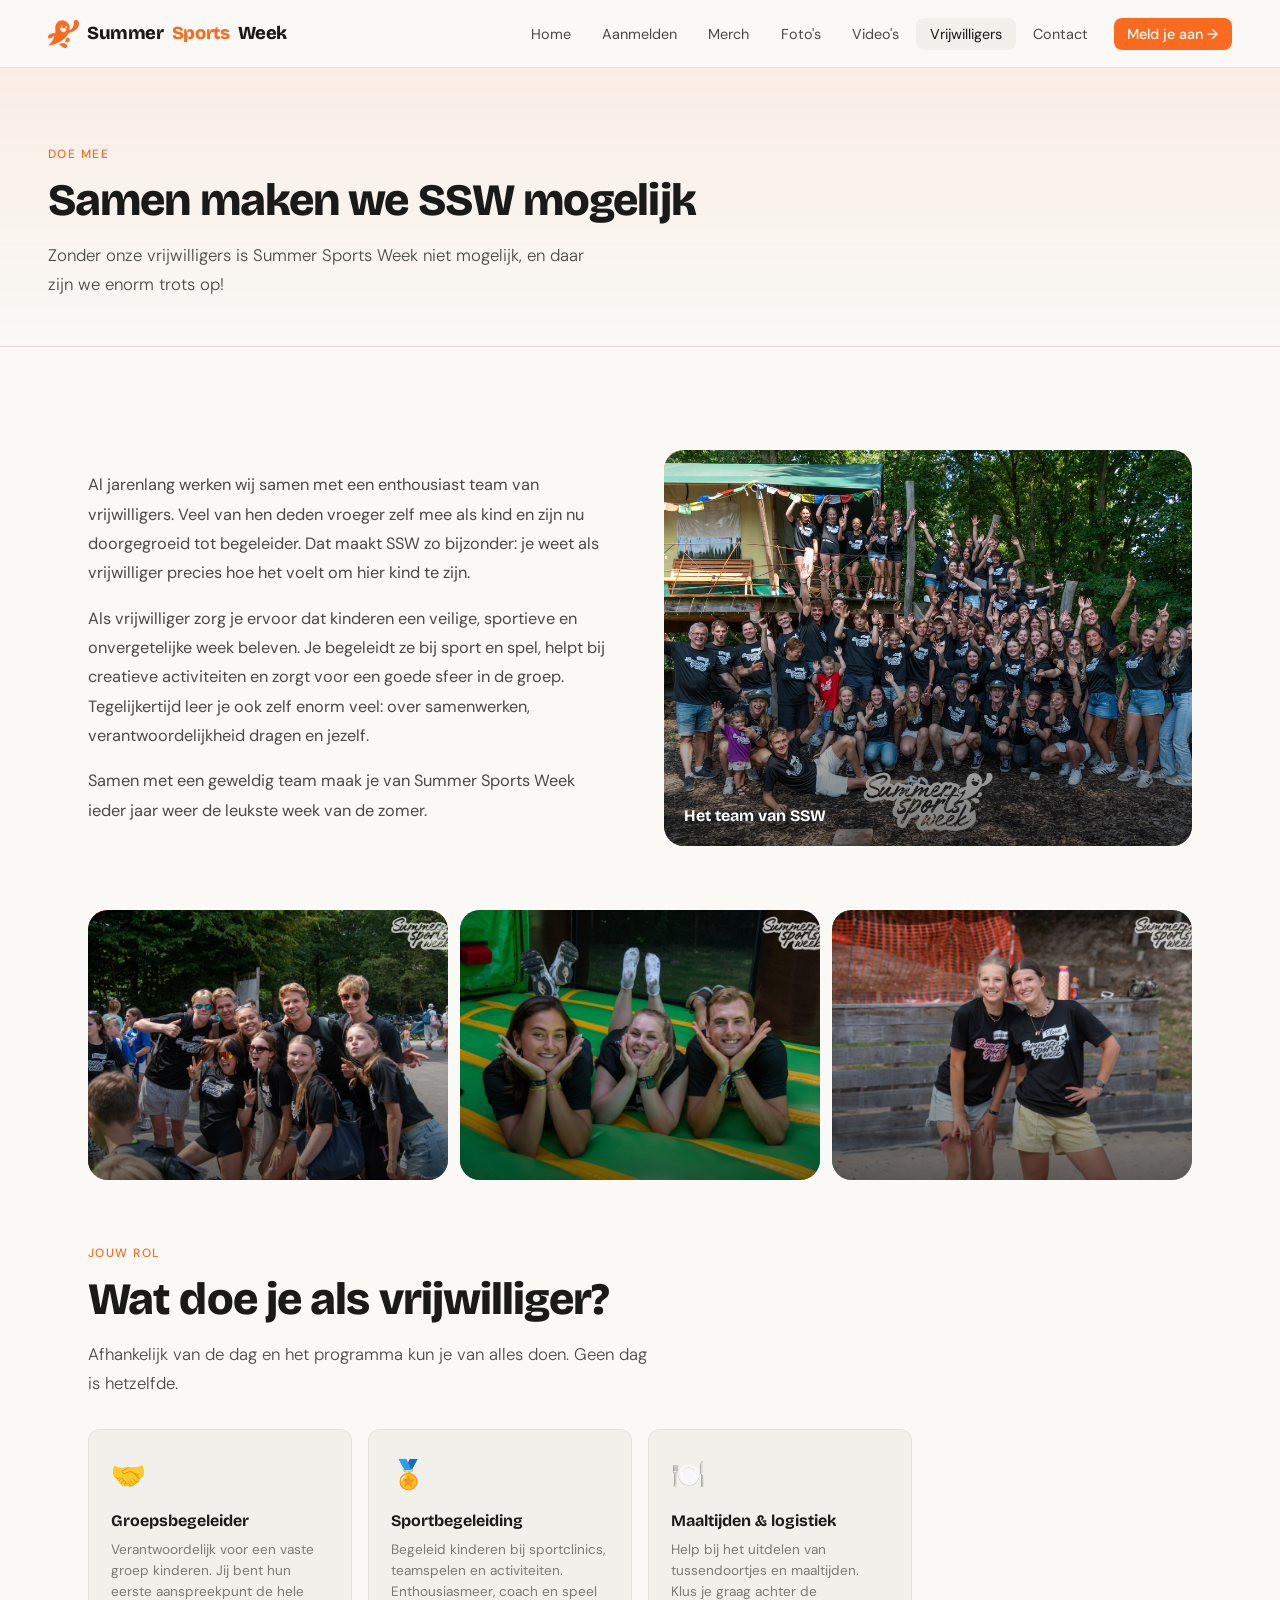
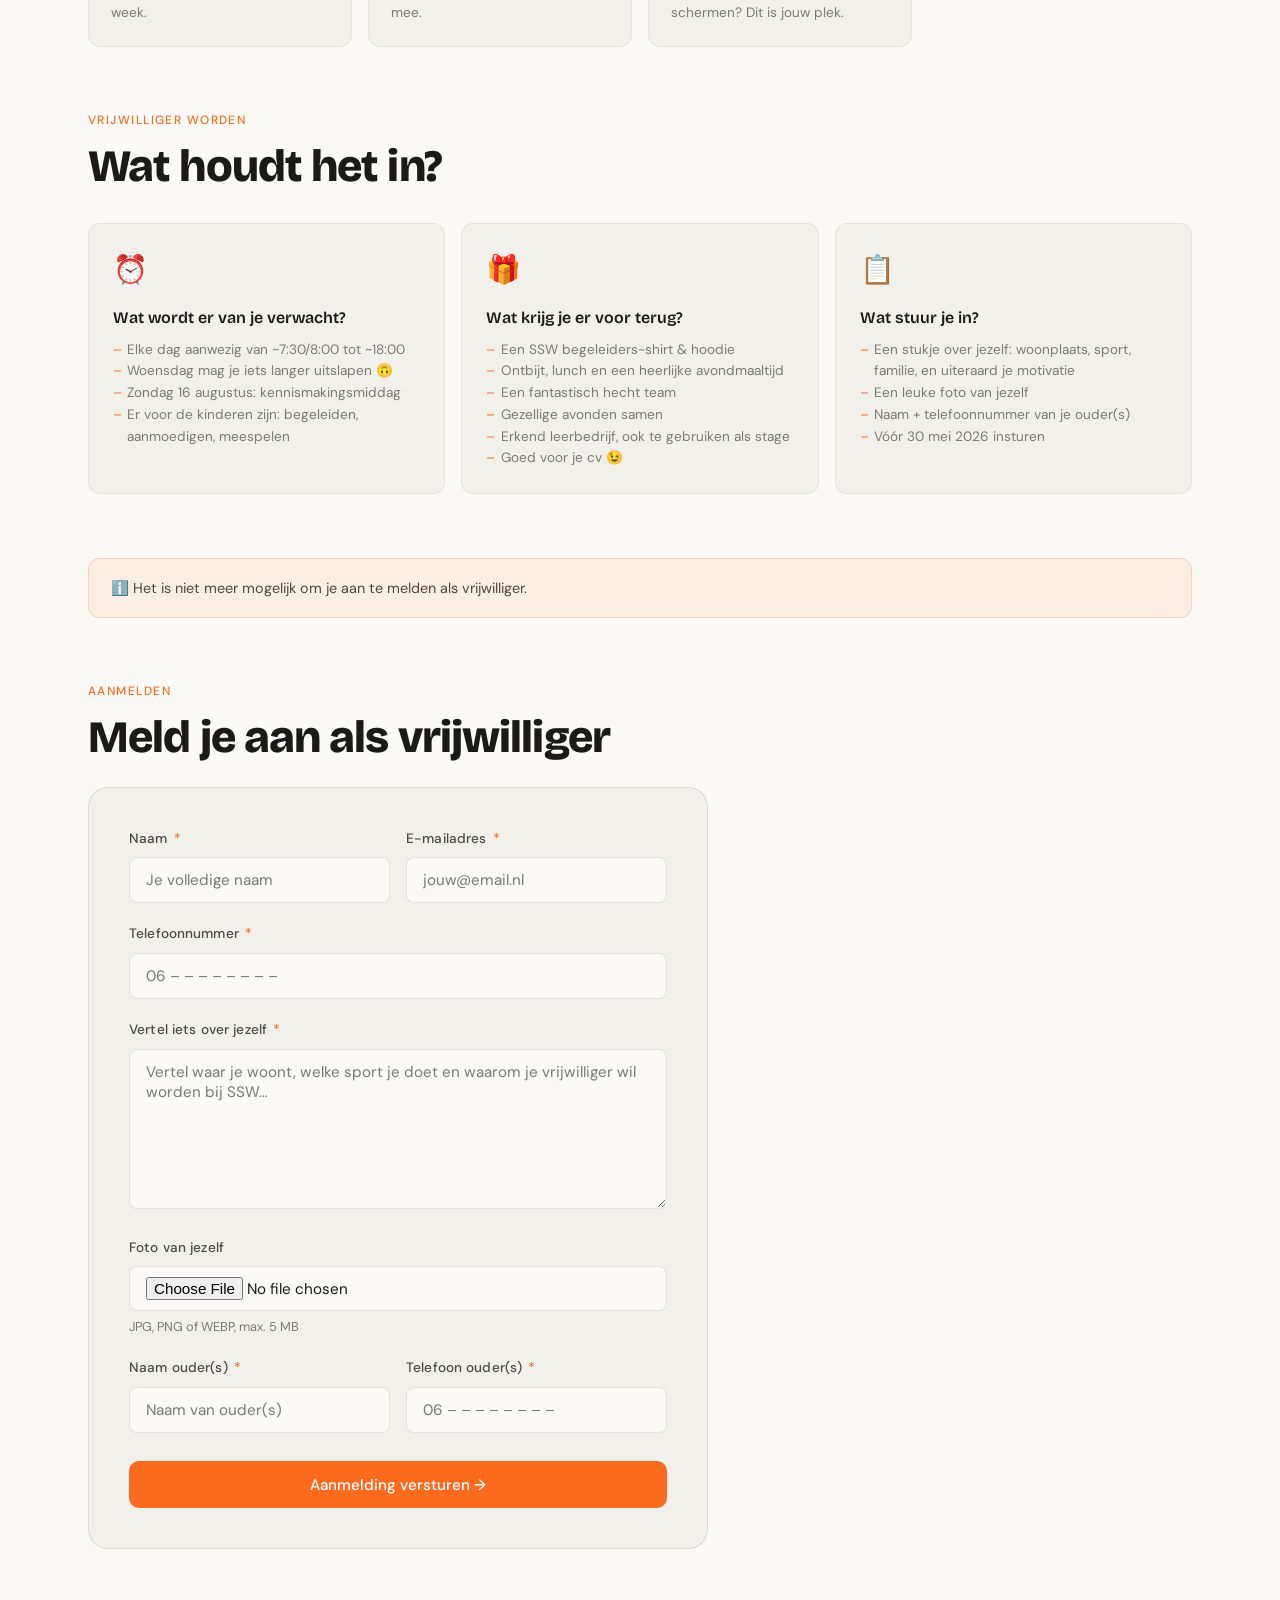
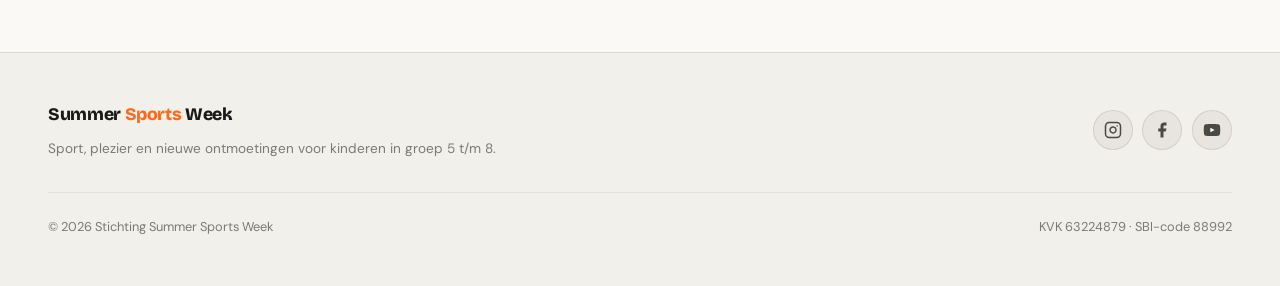
<file: vrijwilligers.html>
<!DOCTYPE html>
<html lang="nl">
<head>
  <meta charset="UTF-8" />
  <meta name="viewport" content="width=device-width, initial-scale=1.0" />
  <title>Vrijwilligers | Summer Sports Week</title>
  <meta name="description" content="Word vrijwilliger bij Summer Sports Week 2026. Meld je aan via het formulier." />
  <link rel="icon" type="image/png" href="logos/SSW_ICON.png" />
  <link rel="stylesheet" href="css/style.css" />
  <link rel="preconnect" href="https://fonts.googleapis.com">
  <link rel="preconnect" href="https://fonts.gstatic.com" crossorigin>
  <link href="https://fonts.googleapis.com/css2?family=Bricolage+Grotesque:opsz,wght@12..96,400;12..96,600;12..96,800&family=DM+Sans:ital,opsz,wght@0,9..40,300;0,9..40,400;0,9..40,500;1,9..40,300&display=swap" rel="stylesheet">
</head>
<body>

<nav>
  <a href="index.html" class="nav-logo"><img src="logos/SSW_ICON.png" alt="" style="height:28px; width:auto;">Summer <span>Sports</span> Week</a>
  <button class="nav-hamburger" aria-label="Menu openen">
    <span></span><span></span><span></span>
  </button>
  <ul class="nav-links">
    <li><a href="index.html">Home</a></li>
    <li><a href="aanmelden.html">Aanmelden</a></li>
    <li><a href="merch.html">Merch</a></li>
    <li><a href="fotos.html">Foto's</a></li>
    <li><a href="videos.html">Video's</a></li>
    <li><a href="vrijwilligers.html" class="active">Vrijwilligers</a></li>
    <li><a href="contact.html">Contact</a></li>
    <li><a href="aanmelden.html" class="nav-cta">Meld je aan →</a></li>
  </ul>
</nav>

<main>
  <div class="page-header">
    <div class="page-header-inner">
      <p class="section-label">Doe mee</p>
      <h1 class="section-title animate-up">Samen maken we SSW mogelijk</h1>
      <p class="section-subtitle animate-up delay-1">Zonder onze vrijwilligers is Summer Sports Week niet mogelijk, en daar zijn we enorm trots op!</p>
    </div>
  </div>

  <section class="section">

    <!-- Intro split -->
    <div class="vw-intro reveal">
      <div class="vw-intro-text">
        <p>Al jarenlang werken wij samen met een enthousiast team van vrijwilligers. Veel van hen deden vroeger zelf mee als kind en zijn nu doorgegroeid tot begeleider. Dat maakt SSW zo bijzonder: je weet als vrijwilliger precies hoe het voelt om hier kind te zijn.</p>
        <p>Als vrijwilliger zorg je ervoor dat kinderen een veilige, sportieve en onvergetelijke week beleven. Je begeleidt ze bij sport en spel, helpt bij creatieve activiteiten en zorgt voor een goede sfeer in de groep. Tegelijkertijd leer je ook zelf enorm veel: over samenwerken, verantwoordelijkheid dragen en jezelf.</p>
        <p>Samen met een geweldig team maak je van Summer Sports Week ieder jaar weer de leukste week van de zomer.</p>
      </div>
      <div class="vw-featured-photo">
        <img src="images/vrijwilligersgroep.jpeg" alt="Vrijwilligers SSW">
        <div class="vw-photo-placeholder">
        </div>
        <div class="vw-featured-photo-overlay"></div>
        <span class="vw-featured-photo-label">Het team van SSW</span>
      </div>
    </div>

    <!-- Foto grid: 3 naast elkaar -->
    <div class="vw-photo-grid reveal">
      <div class="vw-photo-card">
        <img class="vw-photo-card-bg" src="images/vrijwilliger1.jpeg" alt="">
        <div class="vw-photo-card-overlay"></div>
        <div class="vw-photo-card-placeholder"></div>
      </div>
      <div class="vw-photo-card">
        <img class="vw-photo-card-bg" src="images/vrijwilliger2.jpg" alt="">
        <div class="vw-photo-card-overlay"></div>
        <div class="vw-photo-card-placeholder"></div>
      </div>
      <div class="vw-photo-card">
        <img class="vw-photo-card-bg" src="images/vrijwilliger3.jpg" alt="">
        <div class="vw-photo-card-overlay"></div>
        <div class="vw-photo-card-placeholder"></div>
      </div>
    </div>

    <!-- Rollen -->
    <div class="reveal">
      <p class="section-label">Jouw rol</p>
      <h2 class="section-title">Wat doe je als vrijwilliger?</h2>
      <p class="section-subtitle" style="margin-bottom:0">Afhankelijk van de dag en het programma kun je van alles doen. Geen dag is hetzelfde.</p>
    </div>

    <div class="vw-roles reveal">
      <div class="vw-role-card">
        <div class="vw-role-icon">🤝</div>
        <h3>Groepsbegeleider</h3>
        <p>Verantwoordelijk voor een vaste groep kinderen. Jij bent hun eerste aanspreekpunt de hele week.</p>
      </div>
      <div class="vw-role-card">
        <div class="vw-role-icon">🏅</div>
        <h3>Sportbegeleiding</h3>
        <p>Begeleid kinderen bij sportclinics, teamspelen en activiteiten. Enthousiasmeer, coach en speel mee.</p>
      </div>
      <div class="vw-role-card">
        <div class="vw-role-icon">🍽️</div>
        <h3>Maaltijden & logistiek</h3>
        <p>Help bij het uitdelen van tussendoortjes en maaltijden. Klus je graag achter de schermen? Dit is jouw plek.</p>
      </div>
    </div>

    <!-- Wat houdt het in -->
    <div class="reveal">
      <p class="section-label">Vrijwilliger worden</p>
      <h2 class="section-title">Wat houdt het in?</h2>
    </div>

    <div class="volunteer-highlights reveal">
      <div class="volunteer-card">
        <div class="volunteer-card-icon">⏰</div>
        <h3>Wat wordt er van je verwacht?</h3>
        <ul>
          <li>Elke dag aanwezig van ~7:30/8:00 tot ~18:00</li>
          <li>Woensdag mag je iets langer uitslapen 🙃</li>
          <li>Zondag 16 augustus: kennismakingsmiddag</li>
          <li>Er voor de kinderen zijn: begeleiden, aanmoedigen, meespelen</li>
        </ul>
      </div>

      <div class="volunteer-card">
        <div class="volunteer-card-icon">🎁</div>
        <h3>Wat krijg je er voor terug?</h3>
        <ul>
          <li>Een SSW begeleiders-shirt & hoodie</li>
          <li>Ontbijt, lunch en een heerlijke avondmaaltijd</li>
          <li>Een fantastisch hecht team</li>
          <li>Gezellige avonden samen</li>
          <li>Erkend leerbedrijf, ook te gebruiken als stage</li>
          <li>Goed voor je cv 😉</li>
        </ul>
      </div>

      <div class="volunteer-card">
        <div class="volunteer-card-icon">📋</div>
        <h3>Wat stuur je in?</h3>
        <ul>
          <li>Een stukje over jezelf: woonplaats, sport, familie, en uiteraard je motivatie</li>
          <li>Een leuke foto van jezelf</li>
          <li>Naam + telefoonnummer van je ouder(s)</li>
          <li>Vóór 30 mei 2026 insturen</li>
        </ul>
      </div>
    </div>

    <div class="reveal" style="
      background: rgba(245,86,10,0.07);
      border: 1px solid rgba(245,86,10,0.2);
      border-radius: var(--radius);
      padding: 1.1rem 1.4rem;
      margin: 2rem 0 4rem;
      font-size:0.9rem;
      color: var(--c-text2);
    ">
      ℹ️ <!-- Na je aanmelding nemen we contact met je op. In juni hoor je of je mee kunt helpen. Aanmelden betekent niet automatisch dat je al bent ingedeeld.--> Het is niet meer mogelijk om je aan te melden als vrijwilliger.
    </div>

    <!-- Aanmeldformulier -->
    <div class="reveal">
      <p class="section-label">Aanmelden</p>
      <h2 class="section-title" style="margin-bottom:1.5rem">Meld je aan als vrijwilliger</h2>

      <!--
        🔧 Vervang de action-URL door jouw echte Formspree endpoint:
        https://formspree.io/f/mrevrjll
      -->
      <form
        class="form-card"
        data-formspree="https://formspree.io/f/mrevrjll"
        action="https://formspree.io/f/mrevrjll"
        method="POST"
        enctype="multipart/form-data"
      >
            <div class="form-row">
              <div class="form-group">
                <label class="form-label" for="naam">Naam <span class="required">*</span></label>
                <input class="form-input" type="text" id="naam" name="naam" placeholder="Je volledige naam" required />
              </div>
              <div class="form-group">
                <label class="form-label" for="email">E-mailadres <span class="required">*</span></label>
                <input class="form-input" type="email" id="email" name="email" placeholder="jouw@email.nl" required />
              </div>
            </div>

            <div class="form-group">
              <label class="form-label" for="telefoon">Telefoonnummer <span class="required">*</span></label>
              <input class="form-input" type="tel" id="telefoon" name="telefoon" placeholder="06 – – – – – – – –" required />
            </div>

            <div class="form-group">
              <label class="form-label" for="bericht">Vertel iets over jezelf <span class="required">*</span></label>
              <textarea class="form-textarea" id="bericht" name="bericht" placeholder="Vertel waar je woont, welke sport je doet en waarom je vrijwilliger wil worden bij SSW…" style="min-height:160px" required></textarea>
            </div>

            <div class="form-group">
              <label class="form-label" for="foto">Foto van jezelf</label>
              <input class="form-input" type="file" id="foto" name="foto" accept="image/*" style="padding:0.6rem 1rem; cursor:pointer" />
              <p class="form-note">JPG, PNG of WEBP, max. 5 MB</p>
            </div>

            <div class="form-row">
              <div class="form-group">
                <label class="form-label" for="ouder-naam">Naam ouder(s) <span class="required">*</span></label>
                <input class="form-input" type="text" id="ouder-naam" name="ouder_naam" placeholder="Naam van ouder(s)" required />
              </div>
              <div class="form-group">
                <label class="form-label" for="ouder-telefoon">Telefoon ouder(s) <span class="required">*</span></label>
                <input class="form-input" type="tel" id="ouder-telefoon" name="ouder_telefoon" placeholder="06 – – – – – – – –" required />
              </div>
            </div>

            <button type="submit" class="btn btn-primary" style="width:100%; justify-content:center; margin-top:0.5rem">
              Aanmelding versturen →
            </button>
          </form>

      <div class="form-success">
        ✅ Bedankt voor je aanmelding! We nemen in juni contact met je op.
      </div>
    </div>

  </section>
</main>

<footer>
  <div class="footer-inner">
    <div class="footer-brand">
      <a href="index.html" class="nav-logo" style="margin-bottom:0.6rem; display:block">Summer <span>Sports</span> Week</a>
      <p>Sport, plezier en nieuwe ontmoetingen voor kinderen in groep 5 t/m 8.</p>
    </div>
    <div class="footer-socials">
      <a href="https://www.instagram.com/summersportsweek/" target="_blank" rel="noopener" class="footer-social-link" aria-label="Instagram">
        <svg width="18" height="18" viewBox="0 0 24 24" fill="none" stroke="currentColor" stroke-width="2" stroke-linecap="round" stroke-linejoin="round"><rect x="2" y="2" width="20" height="20" rx="5" ry="5"/><path d="M16 11.37A4 4 0 1112.63 8 4 4 0 0116 11.37z"/><line x1="17.5" y1="6.5" x2="17.51" y2="6.5"/></svg>
      </a>
      <a href="https://nl-nl.facebook.com/pages/category/Sports-Event/Summer-Sports-Week-331036767025035/" target="_blank" rel="noopener" class="footer-social-link" aria-label="Facebook">
        <svg width="18" height="18" viewBox="0 0 24 24" fill="currentColor"><path d="M18 2h-3a5 5 0 00-5 5v3H7v4h3v8h4v-8h3l1-4h-4V7a1 1 0 011-1h3z"/></svg>
      </a>
      <a href="https://www.youtube.com/channel/UCxpCio21OCXg7ZdBOnwWqRw" target="_blank" rel="noopener" class="footer-social-link" aria-label="YouTube">
        <svg width="18" height="18" viewBox="0 0 24 24" fill="currentColor"><path d="M22.54 6.42a2.78 2.78 0 00-1.95-1.96C18.88 4 12 4 12 4s-6.88 0-8.59.46a2.78 2.78 0 00-1.95 1.96A29 29 0 001 12a29 29 0 00.46 5.58A2.78 2.78 0 003.41 19.6C5.12 20 12 20 12 20s6.88 0 8.59-.46a2.78 2.78 0 001.95-1.95A29 29 0 0023 12a29 29 0 00-.46-5.58z"/><polygon points="9.75 15.02 15.5 12 9.75 8.98 9.75 15.02" fill="white"/></svg>
      </a>
    </div>
  </div>
  <div class="footer-bottom">
    <p>© 2026 Stichting Summer Sports Week</p>
    <p>KVK 63224879 · SBI-code 88992</p>
  </div>
</footer>

<script src="js/main.js"></script>
</body>
</html>
</file>
<file: css/style.css>
@import url('https://fonts.googleapis.com/css2?family=Bricolage+Grotesque:opsz,wght@12..96,400;12..96,600;12..96,800&family=DM+Sans:ital,opsz,wght@0,9..40,300;0,9..40,400;0,9..40,500;1,9..40,300&display=swap');

:root {
  --c-orange: #FA6B20;
  --c-orange-light: #ff9a63;
  --c-dark: #0F1110;
  --c-dark2: #1A1D1B;
  --c-dark3: #242825;
  --c-grey: #8A8E8B;
  --c-light: #F2F0EB;
  --c-white: #FFFFFF;
  --c-green: #2D6A2F;
  --c-bg:       #FAF9F6;
  --c-bg2:      #F2F0EB;
  --c-bg3:      #E8E5DE;
  --c-text:     #1A1A18;
  --c-text2:    #4A4A44;
  --c-text3:    #7A7A72;
  --c-border:   rgba(26,26,24,0.10);
  --c-border2:  rgba(26,26,24,0.06);

  --font-display: 'Bricolage Grotesque', sans-serif;
  --font-body: 'DM Sans', sans-serif;

  --radius: 12px;
  --radius-lg: 20px;
  --transition: 0.25s cubic-bezier(0.4, 0, 0.2, 1);
}

*, *::before, *::after { box-sizing: border-box; margin: 0; padding: 0; }

html { scroll-behavior: smooth; font-size: 16px; }

body {
  font-family: var(--font-body);
  background: var(--c-bg);
  color: var(--c-text);
  line-height: 1.6;
  -webkit-font-smoothing: antialiased;
}

/* ── NAV ── */
nav {
  position: fixed;
  top: 0; left: 0; right: 0;
  z-index: 100;
  padding: 0 clamp(1.5rem, 5vw, 3rem);
  height: 68px;
  display: flex;
  align-items: center;
  justify-content: space-between;
  background: rgba(250,249,246,0.88);
  backdrop-filter: blur(16px);
  -webkit-backdrop-filter: blur(16px);
  border-bottom: 1px solid var(--c-border);
}

.nav-logo {
  font-family: var(--font-display);
  font-weight: 800;
  font-size: 1.15rem;
  color: var(--c-text);
  text-decoration: none;
  letter-spacing: -0.02em;
  display: flex;
  align-items: center;
  gap: 0.5rem;
}

.nav-logo span { color: var(--c-orange); }

.nav-links {
  display: flex;
  align-items: center;
  gap: 0.25rem;
  list-style: none;
}

.nav-links a {
  color: var(--c-text2);
  text-decoration: none;
  font-size: 0.9rem;
  font-weight: 400;
  padding: 0.45rem 0.85rem;
  border-radius: 8px;
  transition: color var(--transition), background var(--transition);
}

.nav-links a:hover,
.nav-links a.active {
  color: var(--c-text);
  background: var(--c-bg2);
}

.nav-links a.nav-cta {
  background: var(--c-orange);
  color: var(--c-white);
  font-weight: 500;
  margin-left: 0.5rem;
}

.nav-links a.nav-cta:hover {
  background: var(--c-orange-light);
}

/* Mobile nav */
.nav-hamburger {
  display: none;
  flex-direction: column;
  gap: 5px;
  cursor: pointer;
  padding: 8px;
  background: none;
  border: none;
}

.nav-hamburger span {
  display: block;
  width: 22px;
  height: 2px;
  background: var(--c-text);
  border-radius: 2px;
  transition: var(--transition);
}

@media (max-width: 768px) {
  .nav-hamburger { display: flex; }

  .nav-links {
    display: none;
    position: fixed;
    top: 68px; left: 0; right: 0;
    flex-direction: column;
    background: var(--c-bg);
    padding: 1.5rem;
    gap: 0.5rem;
    border-bottom: 1px solid var(--c-border);
  }

  .nav-links.open { display: flex; }
  .nav-links a { width: 100%; font-size: 1rem; padding: 0.75rem 1rem; }
  .nav-links a.nav-cta { margin-left: 0; text-align: center; }
}

/* ── PAGE WRAPPER ── */
main { padding-top: 68px; }

/* ── HERO ── */
.hero {
  position: relative;
  min-height: calc(100svh - 68px);
  display: flex;
  flex-direction: column;
  justify-content: center;
  padding: clamp(3rem, 8vw, 6rem) clamp(1.5rem, 5vw, 3rem);
  overflow: hidden;
}

.hero-bg {
  position: absolute;
  inset: 0;
  background: radial-gradient(ellipse 80% 60% at 60% 40%, rgba(245,86,10,0.18) 0%, transparent 70%),
              radial-gradient(ellipse 50% 40% at 20% 80%, rgba(45,106,47,0.12) 0%, transparent 60%),
              var(--c-dark);
}

.hero-bg::after {
  content: '';
  position: absolute;
  inset: 0;
  background-image: url("data:image/svg+xml,%3Csvg width='60' height='60' viewBox='0 0 60 60' xmlns='http://www.w3.org/2000/svg'%3E%3Cg fill='none' fill-rule='evenodd'%3E%3Cg fill='%23F2F0EB' fill-opacity='0.025'%3E%3Cpath d='M36 34v-4h-2v4h-4v2h4v4h2v-4h4v-2h-4zm0-30V0h-2v4h-4v2h4v4h2V6h4V4h-4zM6 34v-4H4v4H0v2h4v4h2v-4h4v-2H6zM6 4V0H4v4H0v2h4v4h2V6h4V4H6z'/%3E%3C/g%3E%3C/g%3E%3C/svg%3E");
}

.hero-content {
  position: relative;
  z-index: 1;
  max-width: 720px;
}

.hero-eyebrow {
  display: inline-flex;
  align-items: center;
  gap: 0.5rem;
  background: rgba(245, 86, 10, 0.15);
  border: 1px solid rgba(245, 86, 10, 0.3);
  color: var(--c-orange-light);
  font-size: 0.8rem;
  font-weight: 500;
  letter-spacing: 0.08em;
  text-transform: uppercase;
  padding: 0.35rem 0.85rem;
  border-radius: 100px;
  margin-bottom: 1.5rem;
}

.hero h1 {
  font-family: var(--font-display);
  font-weight: 800;
  font-size: clamp(2.8rem, 8vw, 5.5rem);
  line-height: 1.0;
  letter-spacing: -0.03em;
  color: var(--c-white);
  margin-bottom: 0.25rem;
}

.hero h1 .accent { color: var(--c-orange); }

.hero-date {
  font-family: var(--font-display);
  font-size: clamp(1.1rem, 3vw, 1.6rem);
  font-weight: 600;
  color: rgba(242,240,235,0.5);
  letter-spacing: -0.01em;
  margin-bottom: 1.75rem;
}

.hero p {
  font-size: clamp(1rem, 2vw, 1.15rem);
  color: rgba(242,240,235,0.7);
  max-width: 520px;
  margin-bottom: 2.5rem;
  font-weight: 300;
  line-height: 1.7;
}

.hero-actions {
  display: flex;
  gap: 1rem;
  flex-wrap: wrap;
}

/* ── BUTTONS ── */
.btn {
  display: inline-flex;
  align-items: center;
  gap: 0.5rem;
  padding: 0.85rem 1.75rem;
  border-radius: 10px;
  font-family: var(--font-body);
  font-weight: 500;
  font-size: 0.95rem;
  text-decoration: none;
  transition: all var(--transition);
  cursor: pointer;
  border: none;
}

.btn-primary {
  background: var(--c-orange);
  color: var(--c-white);
}

.btn-primary:hover {
  background: var(--c-orange-light);
  transform: translateY(-1px);
  box-shadow: 0 8px 25px rgba(245,86,10,0.35);
}

.btn-secondary {
  background: var(--c-bg2);
  color: var(--c-text);
  border: 1px solid var(--c-border);
}

.btn-secondary:hover {
  background: var(--c-bg3);
  transform: translateY(-1px);
}

/* ── COUNTDOWN ── */
.countdown {
  display: flex;
  gap: 1.5rem;
  flex-wrap: wrap;
  margin-top: 3rem;
}

.countdown-item {
  display: flex;
  flex-direction: column;
  align-items: center;
}

.countdown-num {
  font-family: var(--font-display);
  font-size: clamp(2rem, 5vw, 3rem);
  font-weight: 800;
  color: var(--c-text);
  line-height: 1;
  letter-spacing: -0.04em;
  min-width: 3ch;
  text-align: center;
}

.countdown-label {
  font-size: 0.72rem;
  letter-spacing: 0.1em;
  text-transform: uppercase;
  color: var(--c-text3);
  margin-top: 0.3rem;
}

/* ── SECTIONS ── */
.section {
  padding: clamp(4rem, 8vw, 7rem) clamp(1.5rem, 5vw, 3rem);
  max-width: 1200px;
  margin: 0 auto;
}

.section-full {
  padding: clamp(4rem, 8vw, 7rem) clamp(1.5rem, 5vw, 3rem);
  background: var(--c-bg2);
}

.section-full .section-inner {
  max-width: 1200px;
  margin: 0 auto;
}

.section-label {
  font-size: 0.75rem;
  font-weight: 500;
  letter-spacing: 0.12em;
  text-transform: uppercase;
  color: var(--c-orange);
  margin-bottom: 0.75rem;
}

.section-title {
  font-family: var(--font-display);
  font-size: clamp(1.8rem, 4vw, 2.8rem);
  font-weight: 800;
  letter-spacing: -0.02em;
  color: var(--c-text);
  line-height: 1.1;
  margin-bottom: 1rem;
}

.section-subtitle {
  font-size: 1.05rem;
  color: var(--c-text2);
  font-weight: 300;
  max-width: 560px;
  line-height: 1.7;
}

/* ── ACTIVITY GRID ── */
.activity-grid {
  display: grid;
  grid-template-columns: repeat(auto-fill, minmax(180px, 1fr));
  gap: 1rem;
  margin-top: 2.5rem;
}

.activity-card {
  background: var(--c-bg2);
  border: 1px solid var(--c-border2);
  border-radius: var(--radius);
  padding: 1.25rem 1rem;
  display: flex;
  align-items: center;
  gap: 0.75rem;
  transition: border-color var(--transition), transform var(--transition);
}

.activity-card:hover {
  border-color: rgba(245,86,10,0.3);
  transform: translateY(-2px);
}

.activity-icon {
  font-size: 1.5rem;
  flex-shrink: 0;
}

.activity-name {
  font-size: 0.9rem;
  font-weight: 500;
  color: var(--c-text);
}

/* ── DOCUMENT BANNERS ── */
.doc-banners-heading {
  margin-top: 3rem;
  padding-top: 2.5rem;
  border-top: 1px solid var(--c-border2);
}

.subsection-title {
  font-family: var(--font-display);
  font-size: clamp(1.2rem, 2.5vw, 1.5rem);
  font-weight: 800;
  letter-spacing: -0.01em;
  color: var(--c-text);
}

.doc-banners {
  display: grid;
  grid-template-columns: repeat(auto-fit, minmax(280px, 1fr));
  gap: 1rem;
  margin-top: 1rem;
}

.doc-banner {
  display: flex;
  align-items: center;
  gap: 1.25rem;
  width: 100%;
  background: var(--c-bg2);
  border: 1px solid var(--c-border2);
  border-radius: var(--radius-lg);
  padding: 1.5rem 1.75rem;
  text-decoration: none;
  transition: transform var(--transition), border-color var(--transition);
}

.doc-banner:hover {
  transform: translateY(-2px);
  border-color: rgba(245,86,10,0.3);
}

.doc-banner-icon {
  font-size: 1.9rem;
  flex-shrink: 0;
}

.doc-banner-text {
  display: flex;
  flex-direction: column;
  gap: 0.2rem;
  flex: 1;
}

.doc-banner-title {
  font-family: var(--font-display);
  font-weight: 800;
  font-size: 1.1rem;
  color: var(--c-text);
}

.doc-banner-desc {
  font-size: 0.88rem;
  color: var(--c-text2);
}

.doc-banner-arrow {
  font-size: 1.3rem;
  color: var(--c-orange);
  flex-shrink: 0;
  transition: transform var(--transition);
}

.doc-banner:hover .doc-banner-arrow {
  transform: translate(3px, -3px);
}

/* ── GOAL LIST ── */
.goal-list {
  display: grid;
  grid-template-columns: repeat(auto-fill, minmax(260px, 1fr));
  gap: 1rem;
  margin-top: 2.5rem;
}

.goal-item {
  display: flex;
  align-items: flex-start;
  gap: 0.75rem;
  background: var(--c-bg2);
  border-radius: var(--radius);
  padding: 1.1rem 1.25rem;
  border: 1px solid var(--c-border2);
}

.goal-dot {
  width: 8px;
  height: 8px;
  border-radius: 50%;
  background: var(--c-orange);
  margin-top: 0.45rem;
  flex-shrink: 0;
}

.goal-text {
  font-size: 0.92rem;
  color: var(--c-text2);
  line-height: 1.5;
}

/* ── SSW WEEK INFO CARDS ── */
.info-cards {
  display: grid;
  grid-template-columns: repeat(auto-fill, minmax(220px, 1fr));
  gap: 1rem;
  margin-top: 2.5rem;
}

.info-card {
  background: var(--c-bg);
  border: 1px solid var(--c-border);
  border-radius: var(--radius);
  padding: 1.5rem;
}

.info-card-icon { font-size: 1.75rem; margin-bottom: 0.75rem; }

.info-card h3 {
  font-family: var(--font-display);
  font-size: 1rem;
  font-weight: 600;
  color: var(--c-text);
  margin-bottom: 0.4rem;
}

.info-card p {
  font-size: 0.875rem;
  color: var(--c-text2);
  line-height: 1.5;
}

/* ── DIVIDER ── */
.divider {
  height: 1px;
  background: var(--c-border2);
  max-width: 1200px;
  margin: 0 auto;
}

/* ── PAGE HEADER ── */
.page-header {
  padding: clamp(3rem, 6vw, 5rem) clamp(1.5rem, 5vw, 3rem) clamp(2rem, 4vw, 3rem);
  background: linear-gradient(to bottom, rgba(245,86,10,0.07), transparent);
  border-bottom: 1px solid var(--c-border);
}

.page-header-inner { max-width: 1200px; margin: 0 auto; }

/* ── EMBED GRID ── */
.embed-grid {
  display: grid;
  grid-template-columns: repeat(auto-fill, minmax(300px, 1fr));
  gap: 1.5rem;
  margin-top: 2.5rem;
}

.embed-card {
  background: var(--c-bg2);
  border-radius: var(--radius-lg);
  overflow: hidden;
  border: 1px solid var(--c-border2);
}

.embed-card iframe {
  width: 100%;
  display: block;
  aspect-ratio: 16/9;
  border: none;
}

.embed-card-info {
  padding: 1rem 1.25rem;
}

.embed-card-info h3 {
  font-family: var(--font-display);
  font-size: 0.95rem;
  font-weight: 600;
  color: var(--c-text);
}

.embed-card-info p {
  font-size: 0.82rem;
  color: var(--c-text2);
  margin-top: 0.25rem;
}

/* ── MYALBUM LINK CARD ── */
.album-link-card {
  display: flex;
  align-items: center;
  gap: 2rem;
  background: var(--c-bg2);
  border: 1px solid var(--c-border2);
  border-radius: var(--radius-lg);
  padding: 2.5rem;
  margin-top: 2rem;
  text-decoration: none;
  transition: border-color var(--transition), transform var(--transition);
}

.album-link-card:hover {
  border-color: rgba(245,86,10,0.35);
  transform: translateY(-2px);
}

.album-link-icon {
  font-size: 3.5rem;
  flex-shrink: 0;
}

.album-link-text h3 {
  font-family: var(--font-display);
  font-size: 1.3rem;
  font-weight: 700;
  color: var(--c-text);
  margin-bottom: 0.4rem;
}

.album-link-text p {
  color: var(--c-text2);
  font-size: 0.9rem;
}

.album-link-arrow {
  margin-left: auto;
  font-size: 1.5rem;
  color: var(--c-orange);
  flex-shrink: 0;
}

/* ── VOLUNTEER CARDS ── */
.volunteer-highlights {
  display: grid;
  grid-template-columns: repeat(auto-fill, minmax(220px, 1fr));
  gap: 1rem;
  margin: 2rem 0;
}

.volunteer-card {
  background: var(--c-bg2);
  border-radius: var(--radius);
  padding: 1.5rem;
  border: 1px solid var(--c-border2);
}

.volunteer-card-icon { font-size: 1.75rem; margin-bottom: 0.75rem; }
.volunteer-card h3 {
  font-family: var(--font-display);
  font-size: 1rem;
  font-weight: 600;
  color: var(--c-text);
  margin-bottom: 0.5rem;
}

.volunteer-card ul {
  list-style: none;
  padding: 0;
}

.volunteer-card ul li {
  font-size: 0.85rem;
  color: var(--c-text3);
  line-height: 1.6;
  padding-left: 0.9rem;
  position: relative;
}

.volunteer-card ul li::before {
  content: '–';
  position: absolute;
  left: 0;
  color: var(--c-orange);
}

/* ── FORM ── */
.form-card {
  background: var(--c-bg2);
  border: 1px solid var(--c-border);
  border-radius: var(--radius-lg);
  padding: clamp(1.5rem, 4vw, 2.5rem);
  max-width: 620px;
}

.form-group {
  margin-bottom: 1.25rem;
}

.form-label {
  display: block;
  font-size: 0.85rem;
  font-weight: 500;
  color: var(--c-text2);
  margin-bottom: 0.5rem;
  letter-spacing: 0.01em;
}

.form-label .required { color: var(--c-orange); margin-left: 2px; }

.form-input,
.form-textarea,
.form-select {
  width: 100%;
  background: var(--c-bg);
  border: 1px solid var(--c-border);
  border-radius: 8px;
  padding: 0.75rem 1rem;
  color: var(--c-text);
  font-family: var(--font-body);
  font-size: 0.95rem;
  transition: border-color var(--transition), box-shadow var(--transition);
  -webkit-appearance: none;
}

.form-input:focus,
.form-textarea:focus,
.form-select:focus {
  outline: none;
  border-color: var(--c-orange);
  box-shadow: 0 0 0 3px rgba(245,86,10,0.15);
}

.form-input::placeholder,
.form-textarea::placeholder {
  color: var(--c-text3);
}

.form-textarea {
  min-height: 130px;
  resize: vertical;
}

.form-row {
  display: grid;
  grid-template-columns: 1fr 1fr;
  gap: 1rem;
}

@media (max-width: 560px) {
  .form-row { grid-template-columns: 1fr; }
}

.form-note {
  font-size: 0.8rem;
  color: var(--c-text3);
  margin-top: 0.4rem;
}

.form-success {
  display: none;
  background: rgba(45,106,47,0.15);
  border: 1px solid rgba(45,106,47,0.3);
  border-radius: var(--radius);
  padding: 1rem 1.25rem;
  color: #7ECF81;
  font-size: 0.9rem;
  margin-top: 1rem;
}

/* ── PRETIX EMBED ── */
.pretix-wrapper {
  background: var(--c-bg2);
  border-radius: var(--radius-lg);
  overflow: hidden;
  border: 1px solid rgba(242,240,235,0.06);
  margin-top: 2rem;
}

.pretix-placeholder {
  padding: 3rem 2rem;
  text-align: center;
}

.pretix-placeholder p {
  color: var(--c-grey);
  margin-bottom: 1.5rem;
}

/* ── SOCIALS ── */
.socials {
  display: flex;
  gap: 0.75rem;
  flex-wrap: wrap;
  margin-top: 1.5rem;
}

.social-link {
  display: inline-flex;
  align-items: center;
  gap: 0.5rem;
  padding: 0.6rem 1.1rem;
  border-radius: 8px;
  background: var(--c-bg2);
  border: 1px solid var(--c-border);
  color: var(--c-text2);
  text-decoration: none;
  font-size: 0.875rem;
  font-weight: 500;
  transition: all var(--transition);
}

.social-link:hover {
  border-color: rgba(245,86,10,0.3);
  color: var(--c-text);
  transform: translateY(-1px);
}

/* ── FOOTER ── */
footer {
  background: var(--c-bg2);
  border-top: 1px solid var(--c-border);
  padding: 3rem clamp(1.5rem, 5vw, 3rem);
}

.footer-inner {
  max-width: 1200px;
  margin: 0 auto;
  display: flex;
  justify-content: space-between;
  align-items: center;
  gap: 2rem;
  flex-wrap: wrap;
}

.footer-socials {
  display: flex;
  gap: 0.6rem;
  align-items: center;
  flex-shrink: 0;
}

.footer-social-link {
  display: flex;
  align-items: center;
  justify-content: center;
  width: 2.5rem;
  height: 2.5rem;
  border-radius: 50%;
  background: var(--c-bg3);
  border: 1px solid var(--c-border);
  color: var(--c-text2);
  transition: background var(--transition), color var(--transition), border-color var(--transition);
}

.footer-social-link:hover {
  background: var(--c-orange);
  border-color: var(--c-orange);
  color: #fff;
}

@media (max-width: 768px) {
  .footer-inner { flex-direction: column; align-items: flex-start; gap: 1.5rem; }
}

.footer-brand .nav-logo {
  font-size: 1.1rem;
  margin-bottom: 0.75rem;
  display: block;
}

.footer-brand p {
  font-size: 0.85rem;
  color: var(--c-text3);
  line-height: 1.6;
}

.footer-col h4 {
  font-family: var(--font-display);
  font-size: 0.85rem;
  font-weight: 600;
  color: var(--c-white);
  margin-bottom: 0.75rem;
  letter-spacing: 0.04em;
  text-transform: uppercase;
}

.footer-col ul { list-style: none; }

.footer-col ul li {
  margin-bottom: 0.4rem;
}

.footer-col ul li a,
.footer-col p {
  font-size: 0.85rem;
  color: var(--c-grey);
  text-decoration: none;
  transition: color var(--transition);
}

.footer-col ul li a:hover { color: var(--c-light); }

.footer-bottom {
  max-width: 1200px;
  margin: 2rem auto 0;
  padding-top: 1.5rem;
  border-top: 1px solid var(--c-border2);
  display: flex;
  justify-content: space-between;
  align-items: center;
  flex-wrap: wrap;
  gap: 0.75rem;
}

.footer-bottom p {
  font-size: 0.8rem;
  color: var(--c-text3);
}

/* ── ANIMATIONS ── */
@keyframes fadeUp {
  from { opacity: 0; transform: translateY(24px); }
  to   { opacity: 1; transform: translateY(0); }
}

.animate-up {
  opacity: 0;
  animation: fadeUp 0.6s cubic-bezier(0.4, 0, 0.2, 1) forwards;
}

.delay-1 { animation-delay: 0.1s; }
.delay-2 { animation-delay: 0.2s; }
.delay-3 { animation-delay: 0.35s; }
.delay-4 { animation-delay: 0.5s; }

/* Scroll reveal */
.reveal {
  opacity: 0;
  transform: translateY(20px);
  transition: opacity 0.6s ease, transform 0.6s ease;
}

.reveal.visible {
  opacity: 1;
  transform: none;
}

/* ── UTILITIES ── */
.mt-3 { margin-top: 3rem; }

/* ══════════════════════════════════════
   INDEX (home)
══════════════════════════════════════ */
.hero {
  min-height: calc(100svh - 68px);
  display: grid;
  grid-template-columns: 1fr 1fr;
  align-items: center;
  gap: 0;
  padding: 0;
  background: var(--c-bg);
  overflow: hidden;
}

.hero-bg { display: none; }

.hero-left {
  padding: clamp(3rem, 6vw, 5rem) clamp(2rem, 5vw, 4rem);
  display: flex;
  flex-direction: column;
  justify-content: center;
}

.hero h1 {
  font-family: var(--font-display);
  font-weight: 800;
  font-size: clamp(3rem, 6vw, 5rem);
  line-height: 0.95;
  letter-spacing: -0.04em;
  color: var(--c-text);
  margin-bottom: 0.3rem;
}

.hero h1 .accent { color: var(--c-orange); }

.hero-date {
  font-family: var(--font-display);
  font-size: clamp(1.2rem, 2.5vw, 1.6rem);
  font-weight: 600;
  color: #1A1A18 !important;
  letter-spacing: -0.01em;
  margin-bottom: 1.5rem;
}

.hero p.hero-desc {
  font-size: 1rem;
  color: var(--c-text2);
  max-width: 440px;
  margin-bottom: 2rem;
  font-weight: 300;
  line-height: 1.7;
}

.countdown { margin-top: 2.5rem; gap: 2rem; }
.hero-actions { flex-wrap: wrap; gap: 0.75rem; }

.hero-right {
  height: calc(100svh - 68px);
  display: grid;
  grid-template-rows: 1fr 1fr 1fr;
  gap: 0;
  padding: clamp(1rem, 2vw, 1.5rem);
}

.hero-photo-card {
  position: relative;
  overflow: hidden;
  border-radius: var(--radius-lg);
  text-decoration: none;
  display: block;
  margin: 0.3rem;
}

.hero-photo-card:nth-child(1) {
  background: linear-gradient(135deg, #f5560a 0%, #e8a87c 100%);
}
.hero-photo-card:nth-child(2) {
  background: linear-gradient(135deg, #2563eb 0%, #7dd3fc 100%);
}
.hero-photo-card:nth-child(3) {
  background: linear-gradient(135deg, #16a34a 0%, #86efac 100%);
}

.hero-photo-card img {
  position: absolute;
  inset: 0;
  width: 100%;
  height: 100%;
  object-fit: cover;
  transition: transform 0.55s cubic-bezier(0.4, 0, 0.2, 1);
}

.hero-photo-card:hover img {
  transform: scale(1.06);
}

.hero-photo-overlay {
  position: absolute;
  inset: 0;
  background: linear-gradient(to top, rgba(0,0,0,0.72) 0%, rgba(0,0,0,0.1) 55%, transparent 100%);
  transition: background 0.35s ease;
}

.hero-photo-card:hover .hero-photo-overlay {
  background: linear-gradient(to top, rgba(0,0,0,0.82) 0%, rgba(0,0,0,0.25) 55%, rgba(245,86,10,0.08) 100%);
}

.hero-photo-label {
  position: absolute;
  bottom: 0;
  left: 0;
  right: 0;
  padding: 1.25rem 1.5rem;
  display: flex;
  align-items: center;
  justify-content: space-between;
  gap: 0.75rem;
}

.hero-photo-label-text {
  display: flex;
  flex-direction: column;
}

.hero-photo-label-eyebrow {
  font-size: 0.7rem;
  font-weight: 500;
  letter-spacing: 0.1em;
  text-transform: uppercase;
  color: rgba(255,255,255,0.6);
  margin-bottom: 0.2rem;
}

.hero-photo-label-title {
  font-family: var(--font-display);
  font-size: 1.15rem;
  font-weight: 700;
  color: #fff;
  letter-spacing: -0.02em;
}

.hero-photo-arrow {
  width: 38px;
  height: 38px;
  border-radius: 50%;
  background: rgba(255,255,255,0.15);
  border: 1px solid rgba(255,255,255,0.25);
  display: flex;
  align-items: center;
  justify-content: center;
  color: #fff;
  font-size: 1rem;
  flex-shrink: 0;
  transition: background 0.25s ease, transform 0.25s ease;
}

.hero-photo-card:hover .hero-photo-arrow {
  background: var(--c-orange);
  border-color: var(--c-orange);
  transform: translate(2px, -2px);
}

.hero-photo-icon {
  position: absolute;
  top: 1.1rem;
  left: 1.25rem;
  font-size: 1.75rem;
  filter: drop-shadow(0 2px 4px rgba(0,0,0,0.3));
}

@media (max-width: 900px) {
  .hero {
    grid-template-columns: 1fr;
    grid-template-rows: auto auto;
    min-height: unset;
  }
  .hero-left {
    padding: 2.5rem 1.5rem 1.5rem;
  }
  .hero-right {
    height: auto;
    grid-template-rows: unset;
    grid-template-columns: repeat(3, 1fr);
    padding: 0 1rem 1.5rem;
    background: var(--c-bg);
    gap: 0.75rem;
  }
  .hero-photo-card {
    aspect-ratio: 3/4;
    margin: 0;
  }
  .hero-photo-label-title { font-size: 0.95rem; }
  .hero-photo-label { padding: 1rem; }
  .hero-photo-icon { font-size: 1.25rem; }
}

@media (max-width: 560px) {
  .hero-right { grid-template-columns: 1fr; }
  .hero-photo-card { aspect-ratio: 16/7; }
}

/* ══════════════════════════════════════
   FOTOS
══════════════════════════════════════ */
.foto-year-section {
  margin-bottom: 3.5rem;
}

.foto-year-header {
  display: flex;
  align-items: center;
  gap: 1rem;
  margin-bottom: 1.25rem;
  padding-bottom: 0.75rem;
  border-bottom: 2px solid var(--c-border);
}

.foto-year-title {
  font-family: var(--font-display);
  font-size: 2rem;
  font-weight: 800;
  color: var(--c-text);
  letter-spacing: -0.04em;
  line-height: 1;
}

.foto-year-credit {
  font-family: var(--font-body);
  font-size: 0.95rem;
  font-weight: 400;
  color: var(--c-orange);
  text-decoration: none;
}
.foto-year-credit:hover { text-decoration: underline; }

.dag-placeholder {
  background: linear-gradient(155deg, #9ca3af 0%, #d1d5db 100%);
  opacity: 0.6;
  cursor: default;
  pointer-events: none;
}

.foto-day-grid {
  display: grid;
  grid-template-columns: repeat(5, 1fr);
  gap: 0.75rem;
}

.foto-day-grid.flex-grid {
  grid-template-columns: repeat(auto-fill, minmax(150px, 1fr));
}

.foto-day-card {
  position: relative;
  aspect-ratio: 3/4;
  border-radius: var(--radius-lg);
  overflow: hidden;
  text-decoration: none;
  display: flex;
  flex-direction: column;
  justify-content: flex-end;
  padding: 0.9rem;
  transition: transform 0.3s cubic-bezier(0.4, 0, 0.2, 1), box-shadow 0.3s ease;
}

.foto-day-card:hover {
  transform: translateY(-4px);
  box-shadow: 0 14px 32px rgba(0,0,0,0.18);
}

.dag-ma { background: linear-gradient(155deg, #FA6B20 0%, #f5a27a 100%); }
.dag-di { background: linear-gradient(155deg, #2563eb 0%, #7dd3fc 100%); }
.dag-wo { background: linear-gradient(155deg, #16a34a 0%, #86efac 100%); }
.dag-do { background: linear-gradient(155deg, #7c3aed 0%, #c4b5fd 100%); }
.dag-vr { background: linear-gradient(155deg, #dc2626 0%, #fca5a5 100%); }
.dag-cr { background: linear-gradient(155deg, #db2777 0%, #f9a8d4 100%); }

.foto-day-overlay {
  position: absolute;
  inset: 0;
  background: linear-gradient(to top, rgba(0,0,0,0.68) 0%, rgba(0,0,0,0.08) 55%, transparent 100%);
}

.foto-day-info {
  position: relative;
  z-index: 1;
}

.foto-day-name {
  font-family: var(--font-display);
  font-size: 0.95rem;
  font-weight: 700;
  color: #fff;
  letter-spacing: -0.01em;
  display: block;
}

.foto-day-sub {
  font-size: 0.68rem;
  color: rgba(255,255,255,0.65);
  display: block;
  margin-top: 0.1rem;
}

.foto-day-img {
  position: absolute;
  top: 0;
  left: 0;
  width: 100%;
  height: 100%;
  object-fit: cover;
}

.foto-day-arrow {
  position: absolute;
  top: 0.85rem;
  right: 0.85rem;
  width: 30px;
  height: 30px;
  border-radius: 50%;
  background: rgba(255,255,255,0.2);
  border: 1px solid rgba(255,255,255,0.3);
  display: flex;
  align-items: center;
  justify-content: center;
  color: #fff;
  font-size: 0.85rem;
  z-index: 1;
  transition: background 0.25s ease, transform 0.25s ease;
}

.foto-day-card:hover .foto-day-arrow {
  background: rgba(255,255,255,0.35);
  transform: translate(2px, -2px);
}

@media (max-width: 900px) {
  .foto-day-grid { grid-template-columns: repeat(3, 1fr); }
  .foto-day-grid.flex-grid { grid-template-columns: repeat(auto-fill, minmax(130px, 1fr)); }
}

@media (max-width: 560px) {
  .foto-day-grid { grid-template-columns: repeat(2, 1fr); }
  .foto-year-title { font-size: 1.6rem; }
}

/* ══════════════════════════════════════
   VIDEOS
══════════════════════════════════════ */
.video-year-section {
  margin-bottom: 3.5rem;
}

.video-year-header {
  display: flex;
  align-items: center;
  gap: 1rem;
  margin-bottom: 1.25rem;
  padding-bottom: 0.75rem;
  border-bottom: 2px solid var(--c-border);
}

.video-year-title {
  font-family: var(--font-display);
  font-size: 2rem;
  font-weight: 800;
  color: var(--c-text);
  letter-spacing: -0.04em;
  line-height: 1;
}

.video-grid {
  display: grid;
  grid-template-columns: repeat(3, 1fr);
  gap: 1.25rem;
}

.video-grid.single { grid-template-columns: minmax(0, 560px); }
.video-grid.two    { grid-template-columns: repeat(2, 1fr); }

.embed-card {
  background: var(--c-bg2);
  border: 1px solid var(--c-border2);
  border-radius: var(--radius-lg);
  overflow: hidden;
}

.embed-card iframe {
  width: 100%;
  aspect-ratio: 16/9;
  display: block;
  border: none;
}

.embed-card-info {
  padding: 0.9rem 1.1rem;
}

.embed-card-info h3 {
  font-family: var(--font-display);
  font-size: 0.95rem;
  font-weight: 600;
  color: var(--c-text);
  margin-bottom: 0.15rem;
}

.embed-card-info p {
  font-size: 0.8rem;
  color: var(--c-text3);
}

.embed-card-placeholder {
  aspect-ratio: 16/9;
  background: var(--c-bg3);
  display: flex;
  align-items: center;
  justify-content: center;
  flex-direction: column;
  gap: 0.5rem;
  color: var(--c-text3);
  font-size: 0.85rem;
}

.embed-card-placeholder a {
  color: var(--c-orange);
  text-decoration: none;
  font-weight: 500;
}

.embed-card-placeholder a:hover { text-decoration: underline; }

.video-coming-soon {
  aspect-ratio: 16/9;
  background: linear-gradient(135deg, var(--c-bg2), var(--c-bg3));
  border: 2px dashed var(--c-border);
  border-radius: var(--radius-lg);
  display: flex;
  align-items: center;
  justify-content: center;
  flex-direction: column;
  gap: 0.5rem;
  color: var(--c-text3);
  font-size: 0.9rem;
  max-width: 560px;
}

@media (max-width: 900px) {
  .video-grid { grid-template-columns: repeat(2, 1fr); }
  .video-grid.single { grid-template-columns: 1fr; }
}

@media (max-width: 560px) {
  .video-grid, .video-grid.two { grid-template-columns: 1fr; }
  .video-year-title { font-size: 1.6rem; }
}

/* ══════════════════════════════════════
   MERCH
══════════════════════════════════════ */
.merch-grid {
  display: grid;
  grid-template-columns: repeat(auto-fill, minmax(320px, 1fr));
  gap: 1.5rem;
  margin-top: 2.5rem;
}

.merch-card {
  background: var(--c-bg);
  border: 1px solid var(--c-border);
  border-radius: var(--radius-lg);
  overflow: hidden;
  display: flex;
  flex-direction: column;
  transition: border-color var(--transition), transform var(--transition), box-shadow var(--transition);
}

.merch-card:hover {
  border-color: rgba(245,86,10,0.35);
  transform: translateY(-3px);
  box-shadow: 0 12px 32px rgba(0,0,0,0.08);
}

.merch-card-visual {
  position: relative;
  height: 280px;
  overflow: hidden;
  background: #fff;
  display: flex;
  align-items: center;
  justify-content: center;
  padding: 1.25rem;
}

.merch-card-visual img {
  max-width: 100%;
  max-height: 100%;
  width: auto;
  height: auto;
  object-fit: contain;
  display: block;
  transition: transform 0.4s cubic-bezier(0.4, 0, 0.2, 1);
}

.merch-card:hover .merch-card-visual img {
  transform: scale(1.04);
}

.merch-card-body {
  padding: 1.75rem;
  display: flex;
  flex-direction: column;
  flex: 1;
}

.merch-price-tag {
  display: inline-flex;
  align-items: center;
  background: rgba(245,86,10,0.1);
  color: var(--c-orange);
  font-family: var(--font-display);
  font-weight: 700;
  font-size: 1.25rem;
  padding: 0.3rem 0.85rem;
  border-radius: 8px;
  margin-bottom: 1rem;
  align-self: flex-start;
}

.merch-card-body h2 {
  font-family: var(--font-display);
  font-size: 1.35rem;
  font-weight: 800;
  letter-spacing: -0.02em;
  color: var(--c-text);
  margin-bottom: 0.75rem;
}

.merch-card-body p {
  font-size: 0.93rem;
  color: var(--c-text2);
  line-height: 1.65;
  flex: 1;
}

.merch-cta-banner {
  position: relative;
  overflow: hidden;
  border-radius: var(--radius-lg);
  padding: clamp(2.5rem, 5vw, 4rem) clamp(2rem, 4vw, 3rem);
  margin-top: 3rem;
  text-align: center;
  background: var(--c-dark);
}

.merch-cta-banner::before {
  content: '';
  position: absolute;
  inset: 0;
  background: radial-gradient(ellipse 80% 60% at 50% 40%, rgba(245,86,10,0.22) 0%, transparent 70%);
}

.merch-cta-banner > * { position: relative; z-index: 1; }

.merch-cta-banner h2 {
  font-family: var(--font-display);
  font-size: clamp(1.5rem, 3.5vw, 2.2rem);
  font-weight: 800;
  color: #fff;
  letter-spacing: -0.02em;
  margin-bottom: 0.75rem;
}

.merch-cta-banner p {
  color: rgba(255,255,255,0.7);
  font-size: 0.97rem;
  max-width: 500px;
  margin: 0 auto 2rem;
  line-height: 1.65;
}

.merch-price-list {
  display: flex;
  flex-wrap: wrap;
  justify-content: center;
  gap: 0.75rem;
  margin-bottom: 2rem;
}

.merch-price-pill {
  background: rgba(255,255,255,0.08);
  border: 1px solid rgba(255,255,255,0.15);
  color: rgba(255,255,255,0.9);
  font-size: 0.9rem;
  font-weight: 500;
  padding: 0.45rem 1rem;
  border-radius: 100px;
}

/* ══════════════════════════════════════
   VRIJWILLIGERS
══════════════════════════════════════ */
.vw-intro {
  display: grid;
  grid-template-columns: 1fr 1fr;
  gap: 3rem;
  align-items: center;
  margin-bottom: 4rem;
}

.vw-intro-text p {
  color: var(--c-text2);
  line-height: 1.8;
  font-size: 1.02rem;
  margin-bottom: 1rem;
}

.vw-intro-text p:last-child { margin-bottom: 0; }

.vw-featured-photo {
  position: relative;
  border-radius: var(--radius-lg);
  overflow: hidden;
  aspect-ratio: 4/3;
  background: linear-gradient(155deg, #FA6B20 0%, #f5c49a 100%);
}

.vw-featured-photo img {
  position: absolute;
  inset: 0;
  width: 100%;
  height: 100%;
  object-fit: cover;
}

.vw-featured-photo-overlay {
  position: absolute;
  inset: 0;
  background: linear-gradient(to top, rgba(0,0,0,0.55) 0%, transparent 60%);
}

.vw-featured-photo-label {
  position: absolute;
  bottom: 1.1rem;
  left: 1.25rem;
  color: #fff;
  font-family: var(--font-display);
  font-size: 1rem;
  font-weight: 700;
}

.vw-photo-placeholder {
  position: absolute;
  inset: 0;
  display: flex;
  flex-direction: column;
  align-items: center;
  justify-content: center;
  gap: 0.5rem;
  color: rgba(255,255,255,0.7);
  font-size: 0.85rem;
}

.vw-photo-grid {
  display: grid;
  grid-template-columns: repeat(3, 1fr);
  gap: 0.75rem;
  margin-bottom: 4rem;
}

.vw-photo-card {
  position: relative;
  border-radius: var(--radius-lg);
  overflow: hidden;
  aspect-ratio: 4/3;
}

.vw-photo-card.tall { aspect-ratio: 3/4; }

.vw-photo-card-bg {
  position: absolute;
  inset: 0;
  width: 100%;
  height: 100%;
  object-fit: cover;
}

.vw-photo-card:nth-child(1) { background: linear-gradient(135deg, #FA6B20 0%, #f5a27a 100%); }
.vw-photo-card:nth-child(2) { background: linear-gradient(135deg, #7c3aed 0%, #c4b5fd 100%); }
.vw-photo-card:nth-child(3) { background: linear-gradient(135deg, #16a34a 0%, #86efac 100%); }
.vw-photo-card:nth-child(4) { background: linear-gradient(135deg, #2563eb 0%, #7dd3fc 100%); }
.vw-photo-card:nth-child(5) { background: linear-gradient(135deg, #dc2626 0%, #fca5a5 100%); }

.vw-photo-card-overlay {
  position: absolute;
  inset: 0;
  background: linear-gradient(to top, rgba(0,0,0,0.55) 0%, rgba(0,0,0,0.05) 55%, transparent 100%);
}

.vw-photo-card-placeholder {
  position: absolute;
  inset: 0;
  display: flex;
  flex-direction: column;
  align-items: center;
  justify-content: center;
  gap: 0.35rem;
  color: rgba(255,255,255,0.6);
  font-size: 0.78rem;
}

/* ── ORGANISATIE ── */
.org-list {
  display: flex;
  flex-direction: column;
  gap: 1.25rem;
  margin-top: 2.5rem;
}

.org-member {
  display: flex;
  align-items: center;
  gap: 1.75rem;
  padding: 1.5rem;
  background: var(--c-bg2);
  border: 1px solid var(--c-border2);
  border-radius: var(--radius-lg);
  transition: border-color var(--transition), transform var(--transition);
}

.org-member:hover {
  border-color: rgba(245,86,10,0.3);
  transform: translateY(-2px);
}

.org-member:nth-child(even) { flex-direction: row-reverse; }

.org-photo {
  flex-shrink: 0;
  width: 108px;
  height: 108px;
  border-radius: 50%;
  border: 3px solid var(--c-orange);
  display: flex;
  align-items: center;
  justify-content: center;
  font-family: var(--font-display);
  font-weight: 800;
  font-size: 1.6rem;
  color: #fff;
}

img.org-photo { object-fit: cover; }

.org-member:nth-child(7n+1) .org-photo { background: linear-gradient(135deg, #FA6B20 0%, #f5a27a 100%); }
.org-member:nth-child(7n+2) .org-photo { background: linear-gradient(135deg, #7c3aed 0%, #c4b5fd 100%); }
.org-member:nth-child(7n+3) .org-photo { background: linear-gradient(135deg, #16a34a 0%, #86efac 100%); }
.org-member:nth-child(7n+4) .org-photo { background: linear-gradient(135deg, #2563eb 0%, #7dd3fc 100%); }
.org-member:nth-child(7n+5) .org-photo { background: linear-gradient(135deg, #dc2626 0%, #fca5a5 100%); }
.org-member:nth-child(7n+6) .org-photo { background: linear-gradient(135deg, #ca8a04 0%, #fde68a 100%); }
.org-member:nth-child(7n+7) .org-photo { background: linear-gradient(135deg, #0d9488 0%, #5eead4 100%); }

.org-info { flex: 1; min-width: 0; }
.org-member:nth-child(even) .org-info { text-align: right; }

.org-name {
  font-family: var(--font-display);
  font-weight: 800;
  font-size: 1.1rem;
  color: var(--c-text);
  margin-bottom: 0.5rem;
}

.org-bio {
  color: var(--c-text3);
  font-size: 0.9rem;
  line-height: 1.7;
}

.org-bio.placeholder { font-style: italic; }

@media (max-width: 640px) {
  .org-member,
  .org-member:nth-child(even) {
    flex-direction: column;
    text-align: center;
    padding: 1.5rem 1.25rem;
  }
  .org-member:nth-child(even) .org-info,
  .org-info { text-align: center; }
}

.vw-roles {
  display: grid;
  grid-template-columns: repeat(auto-fill, minmax(220px, 1fr));
  gap: 1rem;
  margin-top: 2rem;
  margin-bottom: 4rem;
}

.vw-role-card {
  background: var(--c-bg2);
  border: 1px solid var(--c-border2);
  border-radius: var(--radius);
  padding: 1.4rem;
  transition: border-color 0.25s ease, transform 0.25s ease;
}

.vw-role-card:hover {
  border-color: rgba(245,86,10,0.3);
  transform: translateY(-2px);
}

.vw-role-icon { font-size: 1.75rem; margin-bottom: 0.65rem; }

.vw-role-card h3 {
  font-family: var(--font-display);
  font-size: 1rem;
  font-weight: 700;
  color: var(--c-text);
  margin-bottom: 0.35rem;
}

.vw-role-card p {
  font-size: 0.85rem;
  color: var(--c-text3);
  line-height: 1.55;
}

.volunteer-highlights {
  display: grid;
  grid-template-columns: repeat(3, 1fr);
  gap: 1rem;
  margin-top: 2rem;
  margin-bottom: 4rem;
}

@media (max-width: 900px) {
  .vw-intro { grid-template-columns: 1fr; gap: 2rem; }
  .vw-photo-grid { grid-template-columns: repeat(3, 1fr); }
  .vw-roles { grid-template-columns: repeat(2, 1fr); }
  .volunteer-highlights { grid-template-columns: repeat(2, 1fr); }
}

@media (max-width: 560px) {
  .vw-photo-grid { grid-template-columns: 1fr; }
  .vw-roles { grid-template-columns: 1fr; }
  .volunteer-highlights { grid-template-columns: 1fr; }
}

/* ══════════════════════════════════════
   CONTACT
══════════════════════════════════════ */
@media (max-width: 768px) {
  .contact-grid { grid-template-columns: 1fr !important; }
}

/* ══════════════════════════════════════
   404
══════════════════════════════════════ */
.page-404 {
  min-height: calc(100svh - 68px);
  margin-top: 68px;
  display: flex;
  flex-direction: column;
  align-items: center;
  justify-content: center;
  text-align: center;
  padding: clamp(2rem, 6vw, 4rem);
}

.error-number {
  font-family: var(--font-display);
  font-weight: 800;
  font-size: clamp(7rem, 22vw, 14rem);
  line-height: 1;
  letter-spacing: -0.06em;
  color: var(--c-bg3);
  user-select: none;
  position: relative;
}

.error-number .accent {
  color: var(--c-orange);
}

.error-title {
  font-family: var(--font-display);
  font-weight: 800;
  font-size: clamp(1.6rem, 4vw, 2.4rem);
  letter-spacing: -0.03em;
  color: var(--c-text);
  margin-top: -0.5rem;
  margin-bottom: 1rem;
}

.error-desc {
  font-size: 1rem;
  color: var(--c-text2);
  max-width: 420px;
  margin-bottom: 2rem;
  line-height: 1.65;
}

.error-actions {
  display: flex;
  gap: 0.75rem;
  flex-wrap: wrap;
  justify-content: center;
}
</file>
